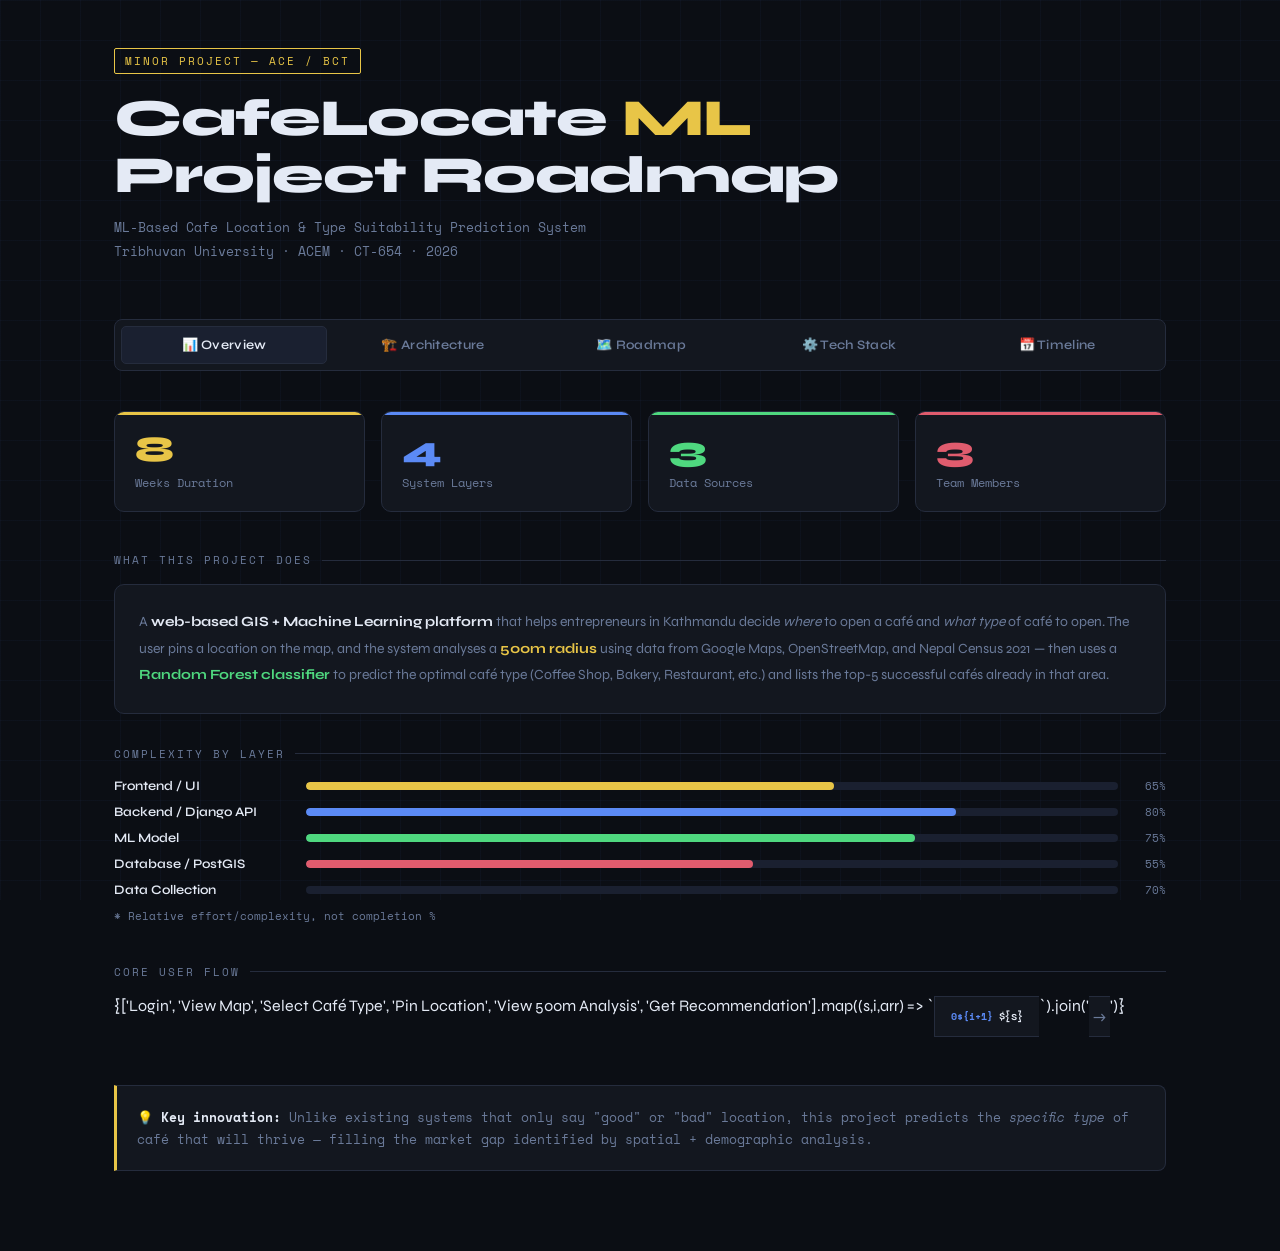
<file: notesForMP/1_cafe_project_roadmap.html>
<!DOCTYPE html>
<html lang="en">
<head>
<meta charset="UTF-8">
<meta name="viewport" content="width=device-width, initial-scale=1.0">
<title>CafeLocate ML — Project Roadmap</title>
<style>
  @import url('https://fonts.googleapis.com/css2?family=Space+Mono:wght@400;700&family=Syne:wght@400;600;700;800&display=swap');

  :root {
    --bg: #0b0e14;
    --surface: #13171f;
    --surface2: #1a2030;
    --border: #252c3d;
    --accent: #e8c547;
    --accent2: #5b8af5;
    --accent3: #e05c6e;
    --green: #4fd87f;
    --text: #e4eaf5;
    --muted: #6a7a99;
    --mono: 'Space Mono', monospace;
    --sans: 'Syne', sans-serif;
  }

  *, *::before, *::after { box-sizing: border-box; margin: 0; padding: 0; }

  body {
    background: var(--bg);
    color: var(--text);
    font-family: var(--sans);
    min-height: 100vh;
    overflow-x: hidden;
  }

  /* GRID BACKGROUND */
  body::before {
    content: '';
    position: fixed;
    inset: 0;
    background-image:
      linear-gradient(rgba(91,138,245,0.04) 1px, transparent 1px),
      linear-gradient(90deg, rgba(91,138,245,0.04) 1px, transparent 1px);
    background-size: 40px 40px;
    pointer-events: none;
    z-index: 0;
  }

  .wrapper { position: relative; z-index: 1; max-width: 1100px; margin: 0 auto; padding: 48px 24px 80px; }

  /* HEADER */
  header { margin-bottom: 56px; }
  .tag {
    display: inline-block;
    font-family: var(--mono);
    font-size: 11px;
    color: var(--accent);
    border: 1px solid var(--accent);
    padding: 4px 10px;
    border-radius: 2px;
    letter-spacing: 2px;
    text-transform: uppercase;
    margin-bottom: 16px;
  }
  h1 {
    font-size: clamp(32px, 5vw, 52px);
    font-weight: 800;
    line-height: 1.1;
    letter-spacing: -1px;
    margin-bottom: 12px;
  }
  h1 span { color: var(--accent); }
  .subtitle {
    font-family: var(--mono);
    font-size: 13px;
    color: var(--muted);
    line-height: 1.8;
    max-width: 560px;
  }

  /* TABS */
  .tabs {
    display: flex;
    gap: 4px;
    margin-bottom: 40px;
    background: var(--surface);
    border: 1px solid var(--border);
    border-radius: 8px;
    padding: 6px;
    flex-wrap: wrap;
  }
  .tab {
    flex: 1;
    min-width: 120px;
    padding: 10px 14px;
    border: none;
    background: transparent;
    color: var(--muted);
    font-family: var(--sans);
    font-size: 13px;
    font-weight: 600;
    cursor: pointer;
    border-radius: 5px;
    transition: all 0.2s;
    text-align: center;
    letter-spacing: 0.3px;
  }
  .tab.active {
    background: var(--surface2);
    color: var(--text);
    border: 1px solid var(--border);
  }
  .tab:hover:not(.active) { color: var(--text); }

  /* PANELS */
  .panel { display: none; animation: fadeIn 0.3s ease; }
  .panel.active { display: block; }
  @keyframes fadeIn { from { opacity: 0; transform: translateY(8px); } to { opacity: 1; transform: translateY(0); } }

  /* OVERVIEW CARDS */
  .overview-grid {
    display: grid;
    grid-template-columns: repeat(auto-fit, minmax(200px, 1fr));
    gap: 16px;
    margin-bottom: 40px;
  }
  .stat-card {
    background: var(--surface);
    border: 1px solid var(--border);
    border-radius: 10px;
    padding: 20px;
    position: relative;
    overflow: hidden;
  }
  .stat-card::before {
    content: '';
    position: absolute;
    top: 0; left: 0; right: 0;
    height: 3px;
  }
  .stat-card.yellow::before { background: var(--accent); }
  .stat-card.blue::before { background: var(--accent2); }
  .stat-card.red::before { background: var(--accent3); }
  .stat-card.green::before { background: var(--green); }
  .stat-num {
    font-size: 36px;
    font-weight: 800;
    line-height: 1;
    margin-bottom: 6px;
  }
  .stat-card.yellow .stat-num { color: var(--accent); }
  .stat-card.blue .stat-num { color: var(--accent2); }
  .stat-card.red .stat-num { color: var(--accent3); }
  .stat-card.green .stat-num { color: var(--green); }
  .stat-label { font-size: 12px; color: var(--muted); font-family: var(--mono); }

  /* SECTION LABEL */
  .section-label {
    font-family: var(--mono);
    font-size: 11px;
    color: var(--muted);
    letter-spacing: 2px;
    text-transform: uppercase;
    margin-bottom: 16px;
    display: flex;
    align-items: center;
    gap: 10px;
  }
  .section-label::after {
    content: '';
    flex: 1;
    height: 1px;
    background: var(--border);
  }

  /* ARCHITECTURE LAYERS */
  .arch-stack { display: flex; flex-direction: column; gap: 12px; margin-bottom: 40px; }
  .arch-layer {
    background: var(--surface);
    border: 1px solid var(--border);
    border-radius: 10px;
    padding: 20px 24px;
    display: flex;
    align-items: flex-start;
    gap: 20px;
    cursor: pointer;
    transition: border-color 0.2s, transform 0.2s;
    position: relative;
  }
  .arch-layer:hover { border-color: var(--accent2); transform: translateX(4px); }
  .arch-icon {
    width: 44px;
    height: 44px;
    border-radius: 8px;
    display: flex;
    align-items: center;
    justify-content: center;
    font-size: 20px;
    flex-shrink: 0;
  }
  .arch-title { font-size: 16px; font-weight: 700; margin-bottom: 4px; }
  .arch-tech {
    font-family: var(--mono);
    font-size: 11px;
    color: var(--accent);
    margin-bottom: 8px;
  }
  .arch-desc { font-size: 13px; color: var(--muted); line-height: 1.6; }
  .arch-badge {
    position: absolute;
    top: 16px;
    right: 16px;
    font-family: var(--mono);
    font-size: 10px;
    padding: 3px 8px;
    border-radius: 3px;
    letter-spacing: 1px;
  }
  .badge-fe { background: rgba(232,197,71,0.15); color: var(--accent); border: 1px solid rgba(232,197,71,0.3); }
  .badge-be { background: rgba(91,138,245,0.15); color: var(--accent2); border: 1px solid rgba(91,138,245,0.3); }
  .badge-ml { background: rgba(79,216,127,0.15); color: var(--green); border: 1px solid rgba(79,216,127,0.3); }
  .badge-db { background: rgba(224,92,110,0.15); color: var(--accent3); border: 1px solid rgba(224,92,110,0.3); }

  /* ROADMAP STEPS */
  .phase-block { margin-bottom: 32px; }
  .phase-title {
    display: flex;
    align-items: center;
    gap: 12px;
    margin-bottom: 16px;
  }
  .phase-num {
    width: 32px;
    height: 32px;
    border-radius: 50%;
    display: flex;
    align-items: center;
    justify-content: center;
    font-family: var(--mono);
    font-size: 12px;
    font-weight: 700;
    flex-shrink: 0;
  }
  .phase-name { font-size: 18px; font-weight: 700; }
  .phase-week { font-family: var(--mono); font-size: 11px; color: var(--muted); margin-left: auto; }

  .steps-list { display: flex; flex-direction: column; gap: 8px; padding-left: 16px; border-left: 2px solid var(--border); margin-left: 15px; }
  .step-item {
    background: var(--surface);
    border: 1px solid var(--border);
    border-radius: 8px;
    padding: 14px 16px;
    display: flex;
    gap: 12px;
    align-items: flex-start;
    transition: border-color 0.2s;
  }
  .step-item:hover { border-color: var(--border); border-color: rgba(91,138,245,0.4); }
  .step-check {
    width: 20px;
    height: 20px;
    border-radius: 4px;
    border: 2px solid var(--border);
    flex-shrink: 0;
    margin-top: 1px;
    cursor: pointer;
    transition: all 0.2s;
    display: flex;
    align-items: center;
    justify-content: center;
    font-size: 11px;
  }
  .step-check.done { background: var(--green); border-color: var(--green); color: #000; }
  .step-content { flex: 1; }
  .step-name { font-size: 14px; font-weight: 600; margin-bottom: 2px; }
  .step-detail { font-size: 12px; color: var(--muted); line-height: 1.5; font-family: var(--mono); }
  .step-tag {
    display: inline-block;
    font-family: var(--mono);
    font-size: 9px;
    padding: 2px 6px;
    border-radius: 2px;
    letter-spacing: 1px;
    margin-top: 6px;
  }
  .tag-fe { background: rgba(232,197,71,0.12); color: var(--accent); }
  .tag-be { background: rgba(91,138,245,0.12); color: var(--accent2); }
  .tag-ml { background: rgba(79,216,127,0.12); color: var(--green); }
  .tag-db { background: rgba(224,92,110,0.12); color: var(--accent3); }
  .tag-all { background: rgba(255,255,255,0.07); color: var(--muted); }

  /* TECH STACK */
  .tech-grid { display: grid; grid-template-columns: repeat(auto-fill, minmax(160px, 1fr)); gap: 12px; margin-bottom: 32px; }
  .tech-card {
    background: var(--surface);
    border: 1px solid var(--border);
    border-radius: 8px;
    padding: 16px;
    text-align: center;
    transition: border-color 0.2s, transform 0.15s;
  }
  .tech-card:hover { border-color: var(--accent2); transform: translateY(-2px); }
  .tech-icon { font-size: 28px; margin-bottom: 8px; }
  .tech-name { font-size: 13px; font-weight: 700; margin-bottom: 4px; }
  .tech-role { font-family: var(--mono); font-size: 10px; color: var(--muted); }

  /* GANTT */
  .gantt-table { width: 100%; border-collapse: collapse; font-family: var(--mono); font-size: 12px; }
  .gantt-table th {
    padding: 10px 8px;
    text-align: center;
    color: var(--muted);
    border-bottom: 1px solid var(--border);
    font-size: 10px;
    letter-spacing: 1px;
  }
  .gantt-table td {
    padding: 8px;
    border-bottom: 1px solid rgba(37,44,61,0.5);
    vertical-align: middle;
  }
  .gantt-table .task-name { color: var(--text); font-family: var(--sans); font-size: 13px; font-weight: 600; white-space: nowrap; }
  .gantt-cell {
    width: 50px;
    height: 28px;
    border-radius: 4px;
    margin: 2px auto;
  }
  .gantt-cell.active { background: var(--accent2); opacity: 0.8; }
  .gantt-cell.partial { background: var(--accent); opacity: 0.6; }
  .gantt-cell.empty { background: transparent; }
  .gantt-wrapper {
    background: var(--surface);
    border: 1px solid var(--border);
    border-radius: 10px;
    padding: 20px;
    overflow-x: auto;
  }

  /* PROGRESS BAR */
  .progress-section { margin-bottom: 40px; }
  .progress-row { display: flex; align-items: center; gap: 12px; margin-bottom: 10px; }
  .progress-label { font-size: 13px; font-weight: 600; width: 180px; flex-shrink: 0; }
  .progress-bar-bg { flex: 1; height: 8px; background: var(--surface2); border-radius: 4px; overflow: hidden; }
  .progress-bar-fill { height: 100%; border-radius: 4px; transition: width 1s ease; }
  .progress-pct { font-family: var(--mono); font-size: 11px; color: var(--muted); width: 36px; text-align: right; }

  /* FOOTER NOTE */
  .footer-note {
    margin-top: 48px;
    padding: 20px;
    background: var(--surface);
    border: 1px solid var(--border);
    border-left: 3px solid var(--accent);
    border-radius: 0 8px 8px 0;
    font-size: 13px;
    color: var(--muted);
    line-height: 1.7;
    font-family: var(--mono);
  }

  /* COMPLETED counter */
  .progress-counter {
    font-family: var(--mono);
    font-size: 12px;
    color: var(--muted);
    margin-bottom: 16px;
  }
  .progress-counter span { color: var(--green); font-weight: 700; }

  @media (max-width: 600px) {
    .tabs { flex-direction: column; }
    .tab { min-width: auto; }
    .overview-grid { grid-template-columns: 1fr 1fr; }
  }
</style>
</head>
<body>
<div class="wrapper">

  <header>
    <div class="tag">Minor Project — ACE / BCT</div>
    <h1>CafeLocate <span>ML</span><br>Project Roadmap</h1>
    <p class="subtitle">ML-Based Cafe Location & Type Suitability Prediction System<br>
    Tribhuvan University · ACEM · CT-654 · 2026</p>
  </header>

  <div class="tabs">
    <button class="tab active" onclick="switchTab('overview')">📊 Overview</button>
    <button class="tab" onclick="switchTab('architecture')">🏗️ Architecture</button>
    <button class="tab" onclick="switchTab('roadmap')">🗺️ Roadmap</button>
    <button class="tab" onclick="switchTab('techstack')">⚙️ Tech Stack</button>
    <button class="tab" onclick="switchTab('timeline')">📅 Timeline</button>
  </div>

  <!-- OVERVIEW -->
  <div id="overview" class="panel active">
    <div class="overview-grid">
      <div class="stat-card yellow">
        <div class="stat-num">8</div>
        <div class="stat-label">Weeks Duration</div>
      </div>
      <div class="stat-card blue">
        <div class="stat-num">4</div>
        <div class="stat-label">System Layers</div>
      </div>
      <div class="stat-card green">
        <div class="stat-num">3</div>
        <div class="stat-label">Data Sources</div>
      </div>
      <div class="stat-card red">
        <div class="stat-num">3</div>
        <div class="stat-label">Team Members</div>
      </div>
    </div>

    <div class="section-label">What This Project Does</div>
    <div style="background:var(--surface);border:1px solid var(--border);border-radius:10px;padding:24px;margin-bottom:32px;line-height:1.9;font-size:14px;color:var(--muted);">
      A <strong style="color:var(--text)">web-based GIS + Machine Learning platform</strong> that helps entrepreneurs in Kathmandu decide <em>where</em> to open a café and <em>what type</em> of café to open. The user pins a location on the map, and the system analyses a <strong style="color:var(--accent)">500m radius</strong> using data from Google Maps, OpenStreetMap, and Nepal Census 2021 — then uses a <strong style="color:var(--green)">Random Forest classifier</strong> to predict the optimal café type (Coffee Shop, Bakery, Restaurant, etc.) and lists the top-5 successful cafés already in that area.
    </div>

    <div class="section-label">Complexity by Layer</div>
    <div class="progress-section">
      <div class="progress-row">
        <div class="progress-label">Frontend / UI</div>
        <div class="progress-bar-bg"><div class="progress-bar-fill" style="width:65%;background:var(--accent)"></div></div>
        <div class="progress-pct">65%</div>
      </div>
      <div class="progress-row">
        <div class="progress-label">Backend / Django API</div>
        <div class="progress-bar-bg"><div class="progress-bar-fill" style="width:80%;background:var(--accent2)"></div></div>
        <div class="progress-pct">80%</div>
      </div>
      <div class="progress-row">
        <div class="progress-label">ML Model</div>
        <div class="progress-bar-bg"><div class="progress-bar-fill" style="width:75%;background:var(--green)"></div></div>
        <div class="progress-pct">75%</div>
      </div>
      <div class="progress-row">
        <div class="progress-label">Database / PostGIS</div>
        <div class="progress-bar-bg"><div class="progress-bar-fill" style="width:55%;background:var(--accent3)"></div></div>
        <div class="progress-pct">55%</div>
      </div>
      <div class="progress-row">
        <div class="progress-label">Data Collection</div>
        <div class="progress-bar-bg"><div class="progress-bar-fill" style="width:70%;background:#a78bfa)"></div></div>
        <div class="progress-pct">70%</div>
      </div>
      <p style="font-size:11px;color:var(--muted);font-family:var(--mono);margin-top:8px;">* Relative effort/complexity, not completion %</p>
    </div>

    <div class="section-label">Core User Flow</div>
    <div style="display:flex;gap:0;flex-wrap:wrap;margin-bottom:32px;">
      {['Login', 'View Map', 'Select Café Type', 'Pin Location', 'View 500m Analysis', 'Get Recommendation'].map((s,i,arr) => `
        <div style="background:var(--surface);border:1px solid var(--border);padding:12px 16px;font-size:12px;font-weight:600;border-right:none;${i===0?'border-radius:8px 0 0 8px':''} ${i===arr.length-1?'border-right:1px solid var(--border);border-radius:0 8px 8px 0':''}">
          <span style="color:var(--accent2);font-family:var(--mono);font-size:10px;">0${i+1} </span>${s}
        </div>
      `).join('<div style="display:flex;align-items:center;background:var(--surface);border-top:1px solid var(--border);border-bottom:1px solid var(--border);padding:0 4px;color:var(--muted);">→</div>')}
    </div>

    <div class="footer-note">
      💡 <strong style="color:var(--text)">Key innovation:</strong> Unlike existing systems that only say "good" or "bad" location, this project predicts the <em>specific type</em> of café that will thrive — filling the market gap identified by spatial + demographic analysis.
    </div>
  </div>

  <!-- ARCHITECTURE -->
  <div id="architecture" class="panel">
    <div class="section-label">System Layers — Click to Expand</div>
    <div class="arch-stack">

      <div class="arch-layer" onclick="toggleDetails('fe-details')">
        <div class="arch-icon" style="background:rgba(232,197,71,0.1);">🖥️</div>
        <div style="flex:1">
          <div class="arch-title">Frontend Layer</div>
          <div class="arch-tech">HTML · CSS · JavaScript · Leaflet.js · OpenStreetMap</div>
          <div class="arch-desc">The user-facing interface. Renders the interactive Kathmandu map, handles location pinning, shows the 500m radius buffer, and displays recommendation results and suitability dashboards.</div>
          <div id="fe-details" style="display:none;margin-top:12px;padding-top:12px;border-top:1px solid var(--border);">
            <p style="font-size:12px;color:var(--muted);line-height:1.7;font-family:var(--mono);">
              📌 <strong style="color:var(--text)">Pages:</strong> Login · Map Dashboard · Results Panel<br>
              📌 <strong style="color:var(--text)">Map Library:</strong> Leaflet.js renders OSM tiles, handles click events for pin drop, draws circular buffer overlay<br>
              📌 <strong style="color:var(--text)">Auth UI:</strong> Google OAuth 2.0 sign-in button → redirect to dashboard<br>
              📌 <strong style="color:var(--text)">Results UI:</strong> Sidebar panel showing Top 5 cafés with ratings, and the ML-predicted café type badge<br>
              📌 <strong style="color:var(--text)">Café selector:</strong> Dropdown (Coffee Shop / Bakery / Dessert Café / Restaurant) before pinning
            </p>
          </div>
        </div>
        <span class="arch-badge badge-fe">FRONTEND</span>
      </div>

      <div class="arch-layer" onclick="toggleDetails('be-details')">
        <div class="arch-icon" style="background:rgba(91,138,245,0.1);">⚙️</div>
        <div style="flex:1">
          <div class="arch-title">Backend / API Layer</div>
          <div class="arch-tech">Python · Django · Django REST Framework · Google Places API · Overpass API</div>
          <div class="arch-desc">Handles all business logic. Receives the lat/lng pin from the frontend, queries external APIs and the database, runs GIS buffer analysis, scores suitability, and calls the ML model for prediction.</div>
          <div id="be-details" style="display:none;margin-top:12px;padding-top:12px;border-top:1px solid var(--border);">
            <p style="font-size:12px;color:var(--muted);line-height:1.7;font-family:var(--mono);">
              📌 <strong style="color:var(--text)">Auth Module:</strong> Validates Google OAuth token, creates/fetches user session<br>
              📌 <strong style="color:var(--text)">GIS Module:</strong> Takes (lat, lng) → creates 500m Shapely circle → runs PostGIS spatial query to count competitors, roads, amenities<br>
              📌 <strong style="color:var(--text)">Scoring Engine:</strong> Weights competitor density + road accessibility + population density → suitability score (0–100)<br>
              📌 <strong style="color:var(--text)">Recommendation Engine:</strong> Sorts cafés by rating × review_count → returns Top 5<br>
              📌 <strong style="color:var(--text)">ML Endpoint:</strong> POST /api/predict/ → receives feature vector → returns predicted café type + confidence
            </p>
          </div>
        </div>
        <span class="arch-badge badge-be">BACKEND</span>
      </div>

      <div class="arch-layer" onclick="toggleDetails('ml-details')">
        <div class="arch-icon" style="background:rgba(79,216,127,0.1);">🧠</div>
        <div style="flex:1">
          <div class="arch-title">Machine Learning Layer</div>
          <div class="arch-tech">Scikit-learn · Random Forest · Pandas · NumPy · Joblib</div>
          <div class="arch-desc">The core innovation. A trained Random Forest classifier that takes spatial features (competitor density, road index, population) and predicts which café type has the best chance of success at that location.</div>
          <div id="ml-details" style="display:none;margin-top:12px;padding-top:12px;border-top:1px solid var(--border);">
            <p style="font-size:12px;color:var(--muted);line-height:1.7;font-family:var(--mono);">
              📌 <strong style="color:var(--text)">Input features:</strong> competitor_count, avg_rating_in_radius, road_length_m, population_density, business_type_counts<br>
              📌 <strong style="color:var(--text)">Target label:</strong> café_type (Coffee / Bakery / Dessert / Restaurant)<br>
              📌 <strong style="color:var(--text)">Training data:</strong> Scraped Kathmandu café data → feature-engineered per 500m cell<br>
              📌 <strong style="color:var(--text)">Algorithm:</strong> Random Forest (n_estimators=100, max_depth=auto)<br>
              📌 <strong style="color:var(--text)">Eval metrics:</strong> Accuracy, Precision, Recall, F1-Score per class<br>
              📌 <strong style="color:var(--text)">Serving:</strong> Model saved as .pkl via Joblib, loaded by Django on startup
            </p>
          </div>
        </div>
        <span class="arch-badge badge-ml">ML</span>
      </div>

      <div class="arch-layer" onclick="toggleDetails('db-details')">
        <div class="arch-icon" style="background:rgba(224,92,110,0.1);">🗄️</div>
        <div style="flex:1">
          <div class="arch-title">Data Layer</div>
          <div class="arch-tech">PostgreSQL · PostGIS · OSM · Google Maps API · Nepal Census 2021</div>
          <div class="arch-desc">Central spatial database. Stores preprocessed café locations, ward-level population data, road network geometries, and user data. PostGIS extension enables all spatial queries.</div>
          <div id="db-details" style="display:none;margin-top:12px;padding-top:12px;border-top:1px solid var(--border);">
            <p style="font-size:12px;color:var(--muted);line-height:1.7;font-family:var(--mono);">
              📌 <strong style="color:var(--text)">Table: cafes</strong> — place_id, name, lat, lng, type, rating, review_count, geom (POINT)<br>
              📌 <strong style="color:var(--text)">Table: roads</strong> — osm_id, highway_type, geom (LINESTRING)<br>
              📌 <strong style="color:var(--text)">Table: wards</strong> — ward_no, population, household_count, geom (POLYGON)<br>
              📌 <strong style="color:var(--text)">Table: users</strong> — google_id, email, saved_locations<br>
              📌 <strong style="color:var(--text)">Key query:</strong> ST_DWithin(cafe.geom, ST_MakePoint(lng,lat)::geography, 500) → returns all cafés in radius
            </p>
          </div>
        </div>
        <span class="arch-badge badge-db">DATABASE</span>
      </div>

    </div>
    <p style="font-size:12px;color:var(--muted);font-family:var(--mono);">↑ Click any layer to see implementation details</p>
  </div>

  <!-- ROADMAP -->
  <div id="roadmap" class="panel">

    <div class="progress-counter" id="counterDisplay">✅ <span id="doneCount">0</span> of <span id="totalCount">0</span> steps completed — click checkboxes to track progress</div>

    <!-- PHASE 1 -->
    <div class="phase-block">
      <div class="phase-title">
        <div class="phase-num" style="background:rgba(232,197,71,0.15);color:var(--accent)">1</div>
        <div class="phase-name">Setup & Environment</div>
        <div class="phase-week">Week 1</div>
      </div>
      <div class="steps-list">
        <div class="step-item"><div class="step-check" onclick="toggleCheck(this)"></div><div class="step-content"><div class="step-name">Install Python, pip, virtualenv</div><div class="step-detail">python -m venv venv → activate → pip install django djangorestframework</div><span class="step-tag tag-be">BACKEND</span></div></div>
        <div class="step-item"><div class="step-check" onclick="toggleCheck(this)"></div><div class="step-content"><div class="step-name">Install PostgreSQL + PostGIS extension</div><div class="step-detail">CREATE EXTENSION postgis; — enables all spatial geometry functions</div><span class="step-tag tag-db">DATABASE</span></div></div>
        <div class="step-item"><div class="step-check" onclick="toggleCheck(this)"></div><div class="step-content"><div class="step-name">Set up Django project structure</div><div class="step-detail">django-admin startproject cafelocate → startapp api, startapp ml_engine</div><span class="step-tag tag-be">BACKEND</span></div></div>
        <div class="step-item"><div class="step-check" onclick="toggleCheck(this)"></div><div class="step-content"><div class="step-name">Get Google Cloud API keys</div><div class="step-detail">Enable Places API & Maps JavaScript API on Google Cloud Console — note quota limits</div><span class="step-tag tag-all">ALL</span></div></div>
        <div class="step-item"><div class="step-check" onclick="toggleCheck(this)"></div><div class="step-content"><div class="step-name">Create GitHub repo & set up branches</div><div class="step-detail">main / dev / feature-frontend / feature-ml — commit .env.example, .gitignore</div><span class="step-tag tag-all">ALL</span></div></div>
      </div>
    </div>

    <!-- PHASE 2 -->
    <div class="phase-block">
      <div class="phase-title">
        <div class="phase-num" style="background:rgba(224,92,110,0.15);color:var(--accent3)">2</div>
        <div class="phase-name">Data Collection & Database Setup</div>
        <div class="phase-week">Week 2</div>
      </div>
      <div class="steps-list">
        <div class="step-item"><div class="step-check" onclick="toggleCheck(this)"></div><div class="step-content"><div class="step-name">Scrape cafés from Google Places API</div><div class="step-detail">Script: loop nearbySearch across Kathmandu grid → save to CSV (name, lat, lng, type, rating, reviews)</div><span class="step-tag tag-db">DATA</span></div></div>
        <div class="step-item"><div class="step-check" onclick="toggleCheck(this)"></div><div class="step-content"><div class="step-name">Download OSM road + amenity data</div><div class="step-detail">Use Overpass Turbo query: [highway] and [amenity=cafe] within Kathmandu boundary → export GeoJSON</div><span class="step-tag tag-db">DATA</span></div></div>
        <div class="step-item"><div class="step-check" onclick="toggleCheck(this)"></div><div class="step-content"><div class="step-name">Get Nepal Census 2021 ward data</div><div class="step-detail">Download CSV from censusnepal.cbs.gov.np → extract ward_no, population, households for KMC</div><span class="step-tag tag-db">DATA</span></div></div>
        <div class="step-item"><div class="step-check" onclick="toggleCheck(this)"></div><div class="step-content"><div class="step-name">Get Kathmandu ward shapefile</div><div class="step-detail">Download from OpenData Nepal or HDX → .shp file with ward boundaries for spatial join</div><span class="step-tag tag-db">DATA</span></div></div>
        <div class="step-item"><div class="step-check" onclick="toggleCheck(this)"></div><div class="step-content"><div class="step-name">Design & create database schema</div><div class="step-detail">Create tables: cafes, roads, wards, users — define POINT/LINESTRING/POLYGON geometry columns</div><span class="step-tag tag-db">DATABASE</span></div></div>
        <div class="step-item"><div class="step-check" onclick="toggleCheck(this)"></div><div class="step-content"><div class="step-name">Load all data into PostgreSQL/PostGIS</div><div class="step-detail">Use ogr2ogr for shapefiles, psycopg2 scripts for CSV → verify with QGIS or PgAdmin</div><span class="step-tag tag-db">DATABASE</span></div></div>
      </div>
    </div>

    <!-- PHASE 3 -->
    <div class="phase-block">
      <div class="phase-title">
        <div class="phase-num" style="background:rgba(91,138,245,0.15);color:var(--accent2)">3</div>
        <div class="phase-name">Backend API Development</div>
        <div class="phase-week">Week 3</div>
      </div>
      <div class="steps-list">
        <div class="step-item"><div class="step-check" onclick="toggleCheck(this)"></div><div class="step-content"><div class="step-name">Build Google OAuth 2.0 authentication</div><div class="step-detail">Use django-allauth or social-auth-app-django → /auth/google/ endpoint → return JWT token</div><span class="step-tag tag-be">BACKEND</span></div></div>
        <div class="step-item"><div class="step-check" onclick="toggleCheck(this)"></div><div class="step-content"><div class="step-name">Create /api/cafes/nearby/ endpoint</div><div class="step-detail">Accepts lat, lng, radius → runs ST_DWithin PostGIS query → returns JSON list of cafés</div><span class="step-tag tag-be">BACKEND</span></div></div>
        <div class="step-item"><div class="step-check" onclick="toggleCheck(this)"></div><div class="step-content"><div class="step-name">Build spatial feature extraction module</div><div class="step-detail">For a given point: count cafés, sum road length, get ward population within 500m buffer using Shapely + PostGIS</div><span class="step-tag tag-be">BACKEND</span></div></div>
        <div class="step-item"><div class="step-check" onclick="toggleCheck(this)"></div><div class="step-content"><div class="step-name">Build suitability scoring engine</div><div class="step-detail">Weighted formula: score = w1×(1/competitor_density) + w2×road_index + w3×pop_density → normalize 0–100</div><span class="step-tag tag-be">BACKEND</span></div></div>
        <div class="step-item"><div class="step-check" onclick="toggleCheck(this)"></div><div class="step-content"><div class="step-name">Create /api/top5/ endpoint</div><div class="step-detail">Ranks cafés in radius by (rating × log(review_count)) → returns top 5 with details</div><span class="step-tag tag-be">BACKEND</span></div></div>
        <div class="step-item"><div class="step-check" onclick="toggleCheck(this)"></div><div class="step-content"><div class="step-name">Test all endpoints with Postman</div><div class="step-detail">Create Postman collection — test happy path + edge cases (no cafés in radius, invalid coords)</div><span class="step-tag tag-be">BACKEND</span></div></div>
      </div>
    </div>

    <!-- PHASE 4 -->
    <div class="phase-block">
      <div class="phase-title">
        <div class="phase-num" style="background:rgba(79,216,127,0.15);color:var(--green)">4</div>
        <div class="phase-name">Machine Learning Model</div>
        <div class="phase-week">Week 4</div>
      </div>
      <div class="steps-list">
        <div class="step-item"><div class="step-check" onclick="toggleCheck(this)"></div><div class="step-content"><div class="step-name">Feature engineering from collected data</div><div class="step-detail">For each existing café in DB: compute competitor_count, avg_competitor_rating, road_length, pop_density → labeled dataset</div><span class="step-tag tag-ml">ML</span></div></div>
        <div class="step-item"><div class="step-check" onclick="toggleCheck(this)"></div><div class="step-content"><div class="step-name">Explore & clean dataset (EDA)</div><div class="step-detail">Pandas profiling → check class balance, missing values, outliers → encode café types as integers</div><span class="step-tag tag-ml">ML</span></div></div>
        <div class="step-item"><div class="step-check" onclick="toggleCheck(this)"></div><div class="step-content"><div class="step-name">Train Random Forest classifier</div><div class="step-detail">sklearn RandomForestClassifier → train_test_split(80/20) → fit on feature matrix X, labels y</div><span class="step-tag tag-ml">ML</span></div></div>
        <div class="step-item"><div class="step-check" onclick="toggleCheck(this)"></div><div class="step-content"><div class="step-name">Evaluate model performance</div><div class="step-detail">Print classification_report → check accuracy, per-class F1 → if <70%, tune n_estimators, max_depth, min_samples</div><span class="step-tag tag-ml">ML</span></div></div>
        <div class="step-item"><div class="step-check" onclick="toggleCheck(this)"></div><div class="step-content"><div class="step-name">Save model with Joblib</div><div class="step-detail">joblib.dump(model, 'rf_model.pkl') → also save label encoder for café type decoding</div><span class="step-tag tag-ml">ML</span></div></div>
        <div class="step-item"><div class="step-check" onclick="toggleCheck(this)"></div><div class="step-content"><div class="step-name">Create /api/predict/ Django endpoint</div><div class="step-detail">Load .pkl on startup → POST receives features → model.predict() → return predicted café type + probabilities</div><span class="step-tag tag-ml">ML</span></div></div>
      </div>
    </div>

    <!-- PHASE 5 -->
    <div class="phase-block">
      <div class="phase-title">
        <div class="phase-num" style="background:rgba(232,197,71,0.15);color:var(--accent)">5</div>
        <div class="phase-name">Frontend Development</div>
        <div class="phase-week">Week 5</div>
      </div>
      <div class="steps-list">
        <div class="step-item"><div class="step-check" onclick="toggleCheck(this)"></div><div class="step-content"><div class="step-name">Build login page with Google Sign-In</div><div class="step-detail">Google Identity Services button → on success, send token to backend /auth/google/ → store JWT in localStorage</div><span class="step-tag tag-fe">FRONTEND</span></div></div>
        <div class="step-item"><div class="step-check" onclick="toggleCheck(this)"></div><div class="step-content"><div class="step-name">Set up Leaflet.js map of Kathmandu</div><div class="step-detail">L.map('map') centered on [27.7172, 85.3240] → add OSM tile layer → set max bounds to KMC boundary</div><span class="step-tag tag-fe">FRONTEND</span></div></div>
        <div class="step-item"><div class="step-check" onclick="toggleCheck(this)"></div><div class="step-content"><div class="step-name">Implement café type dropdown selector</div><div class="step-detail">Floating panel with "Choose Café Type" dropdown → stores selected type as state variable</div><span class="step-tag tag-fe">FRONTEND</span></div></div>
        <div class="step-item"><div class="step-check" onclick="toggleCheck(this)"></div><div class="step-content"><div class="step-name">Implement map click → pin + 500m circle</div><div class="step-detail">map.on('click', e) → place L.marker at e.latlng → draw L.circle(latlng, {radius:500})</div><span class="step-tag tag-fe">FRONTEND</span></div></div>
        <div class="step-item"><div class="step-check" onclick="toggleCheck(this)"></div><div class="step-content"><div class="step-name">Call backend APIs & render café markers</div><div class="step-detail">fetch('/api/cafes/nearby/', {lat, lng}) → loop response → add L.marker per café with popup (name, rating)</div><span class="step-tag tag-fe">FRONTEND</span></div></div>
        <div class="step-item"><div class="step-check" onclick="toggleCheck(this)"></div><div class="step-content"><div class="step-name">Build results sidebar panel</div><div class="step-detail">Right sidebar: Top 5 list with rating stars, and a highlighted prediction card showing "Best café to open: Bakery Café (87% confidence)"</div><span class="step-tag tag-fe">FRONTEND</span></div></div>
        <div class="step-item"><div class="step-check" onclick="toggleCheck(this)"></div><div class="step-content"><div class="step-name">Add suitability metrics dashboard</div><div class="step-detail">Show competitor count, road accessibility score, population density as visual gauges or bar indicators</div><span class="step-tag tag-fe">FRONTEND</span></div></div>
      </div>
    </div>

    <!-- PHASE 6 -->
    <div class="phase-block">
      <div class="phase-title">
        <div class="phase-num" style="background:rgba(91,138,245,0.15);color:var(--accent2)">6</div>
        <div class="phase-name">Integration & Testing</div>
        <div class="phase-week">Week 6–7</div>
      </div>
      <div class="steps-list">
        <div class="step-item"><div class="step-check" onclick="toggleCheck(this)"></div><div class="step-content"><div class="step-name">Connect frontend ↔ backend end-to-end</div><div class="step-detail">Full flow test: pin on map → API call → ML prediction → results displayed. Fix CORS issues in Django settings</div><span class="step-tag tag-all">ALL</span></div></div>
        <div class="step-item"><div class="step-check" onclick="toggleCheck(this)"></div><div class="step-content"><div class="step-name">Unit test backend modules</div><div class="step-detail">Django TestCase for spatial buffer logic, scoring formula, recommendation ranking — test with mock coordinates</div><span class="step-tag tag-be">BACKEND</span></div></div>
        <div class="step-item"><div class="step-check" onclick="toggleCheck(this)"></div><div class="step-content"><div class="step-name">Validate ML predictions with real locations</div><div class="step-detail">Test 10+ known Kathmandu areas (Thamel, Baneshwor, Patan) — verify predicted café type makes logical sense</div><span class="step-tag tag-ml">ML</span></div></div>
        <div class="step-item"><div class="step-check" onclick="toggleCheck(this)"></div><div class="step-content"><div class="step-name">Performance test API response time</div><div class="step-detail">Aim for <5 seconds for full analysis. Optimize slow PostGIS queries with spatial indexes (GIST)</div><span class="step-tag tag-be">BACKEND</span></div></div>
        <div class="step-item"><div class="step-check" onclick="toggleCheck(this)"></div><div class="step-content"><div class="step-name">Handle edge cases in UI</div><div class="step-detail">No cafés in radius → show "No competitors found" message. Location outside KMC → alert user</div><span class="step-tag tag-fe">FRONTEND</span></div></div>
      </div>
    </div>

    <!-- PHASE 7 -->
    <div class="phase-block">
      <div class="phase-title">
        <div class="phase-num" style="background:rgba(224,92,110,0.15);color:var(--accent3)">7</div>
        <div class="phase-name">Deployment & Documentation</div>
        <div class="phase-week">Week 8</div>
      </div>
      <div class="steps-list">
        <div class="step-item"><div class="step-check" onclick="toggleCheck(this)"></div><div class="step-content"><div class="step-name">Deploy to cloud (Render / Railway / AWS EC2)</div><div class="step-detail">Push Django app → set environment variables (DB_URL, GOOGLE_API_KEY, SECRET_KEY) → run migrations</div><span class="step-tag tag-be">BACKEND</span></div></div>
        <div class="step-item"><div class="step-check" onclick="toggleCheck(this)"></div><div class="step-content"><div class="step-name">Serve frontend (Netlify or same server)</div><div class="step-detail">If React: netlify deploy --prod. If vanilla HTML: Django serves static files via WhiteNoise</div><span class="step-tag tag-fe">FRONTEND</span></div></div>
        <div class="step-item"><div class="step-check" onclick="toggleCheck(this)"></div><div class="step-content"><div class="step-name">Write final project report</div><div class="step-detail">Follow TU format: Abstract, Introduction, Literature Review, Methodology, Results, Conclusion, References</div><span class="step-tag tag-all">DOCS</span></div></div>
        <div class="step-item"><div class="step-check" onclick="toggleCheck(this)"></div><div class="step-content"><div class="step-name">Prepare viva/defense presentation</div><div class="step-detail">10–15 slides: Problem → Solution → Architecture → Demo screenshots → Results → Future scope</div><span class="step-tag tag-all">DOCS</span></div></div>
      </div>
    </div>

    <div class="footer-note">
      🔑 <strong style="color:var(--text)">Hardest part:</strong> Building the labeled training dataset — you need enough café data points per type to train a reliable Random Forest. Collect at least 200+ café records across all types before training.
    </div>
  </div>

  <!-- TECH STACK -->
  <div id="techstack" class="panel">
    <div class="section-label">Frontend</div>
    <div class="tech-grid">
      <div class="tech-card"><div class="tech-icon">🗺️</div><div class="tech-name">Leaflet.js</div><div class="tech-role">Interactive map rendering, markers, buffer circles</div></div>
      <div class="tech-card"><div class="tech-icon">🌐</div><div class="tech-name">OpenStreetMap</div><div class="tech-role">Base map tile layer for Kathmandu</div></div>
      <div class="tech-card"><div class="tech-icon">🔑</div><div class="tech-name">Google Identity</div><div class="tech-role">OAuth 2.0 sign-in button</div></div>
      <div class="tech-card"><div class="tech-icon">📊</div><div class="tech-name">HTML/CSS/JS</div><div class="tech-role">UI layout, sidebar, results dashboard</div></div>
    </div>

    <div class="section-label">Backend</div>
    <div class="tech-grid">
      <div class="tech-card"><div class="tech-icon">🐍</div><div class="tech-name">Python 3.11</div><div class="tech-role">Primary language for all backend logic</div></div>
      <div class="tech-card"><div class="tech-icon">🎸</div><div class="tech-name">Django</div><div class="tech-role">Web framework, routing, ORM, auth</div></div>
      <div class="tech-card"><div class="tech-icon">📡</div><div class="tech-name">Django REST</div><div class="tech-role">API endpoints (JSON responses)</div></div>
      <div class="tech-card"><div class="tech-icon">📐</div><div class="tech-name">Shapely</div><div class="tech-role">Geometry: create 500m circle buffers</div></div>
      <div class="tech-card"><div class="tech-icon">🗺️</div><div class="tech-name">Google Places API</div><div class="tech-role">Live café data: names, ratings, types</div></div>
      <div class="tech-card"><div class="tech-icon">🌍</div><div class="tech-name">Overpass API</div><div class="tech-role">OSM road network + amenity queries</div></div>
    </div>

    <div class="section-label">Machine Learning</div>
    <div class="tech-grid">
      <div class="tech-card"><div class="tech-icon">🌲</div><div class="tech-name">Scikit-learn</div><div class="tech-role">Random Forest classifier training & eval</div></div>
      <div class="tech-card"><div class="tech-icon">🐼</div><div class="tech-name">Pandas</div><div class="tech-role">Data loading, cleaning, feature engineering</div></div>
      <div class="tech-card"><div class="tech-icon">🔢</div><div class="tech-name">NumPy</div><div class="tech-role">Numerical arrays and matrix operations</div></div>
      <div class="tech-card"><div class="tech-icon">💾</div><div class="tech-name">Joblib</div><div class="tech-role">Save & load trained .pkl model files</div></div>
    </div>

    <div class="section-label">Database</div>
    <div class="tech-grid">
      <div class="tech-card"><div class="tech-icon">🐘</div><div class="tech-name">PostgreSQL</div><div class="tech-role">Primary relational database</div></div>
      <div class="tech-card"><div class="tech-icon">📍</div><div class="tech-name">PostGIS</div><div class="tech-role">Spatial extension: ST_DWithin, ST_MakePoint</div></div>
      <div class="tech-card"><div class="tech-icon">🔗</div><div class="tech-name">psycopg2</div><div class="tech-role">Python ↔ PostgreSQL connector</div></div>
    </div>

    <div class="section-label">DevOps & Tools</div>
    <div class="tech-grid">
      <div class="tech-card"><div class="tech-icon">🐙</div><div class="tech-name">GitHub</div><div class="tech-role">Version control, collaboration</div></div>
      <div class="tech-card"><div class="tech-icon">📬</div><div class="tech-name">Postman</div><div class="tech-role">API testing and documentation</div></div>
      <div class="tech-card"><div class="tech-icon">🗺️</div><div class="tech-name">QGIS</div><div class="tech-role">Visualize & verify spatial data</div></div>
      <div class="tech-card"><div class="tech-icon">☁️</div><div class="tech-name">Render / Railway</div><div class="tech-role">Cloud deployment (free tier available)</div></div>
    </div>
  </div>

  <!-- TIMELINE -->
  <div id="timeline" class="panel">
    <div class="section-label">8-Week Gantt Chart</div>
    <div class="gantt-wrapper">
      <table class="gantt-table">
        <thead>
          <tr>
            <th style="text-align:left;min-width:200px">Task</th>
            <th>W1</th><th>W2</th><th>W3</th><th>W4</th><th>W5</th><th>W6</th><th>W7</th><th>W8</th>
          </tr>
        </thead>
        <tbody id="ganttBody"></tbody>
      </table>
    </div>
    <div style="display:flex;gap:24px;margin-top:16px;font-family:var(--mono);font-size:11px;color:var(--muted);">
      <span><span style="display:inline-block;width:12px;height:12px;background:var(--accent2);border-radius:2px;margin-right:6px;vertical-align:middle;opacity:0.8"></span>Active</span>
      <span><span style="display:inline-block;width:12px;height:12px;background:var(--accent);border-radius:2px;margin-right:6px;vertical-align:middle;opacity:0.6"></span>Overlap / Partial</span>
    </div>

    <div style="margin-top:40px;">
      <div class="section-label">Team Task Division (Suggested)</div>
      <div style="display:grid;grid-template-columns:repeat(auto-fit,minmax(200px,1fr));gap:16px;">
        <div style="background:var(--surface);border:1px solid var(--border);border-top:3px solid var(--accent);border-radius:8px;padding:20px;">
          <div style="font-weight:700;margin-bottom:8px;">Santosh (ACE079BCT059)</div>
          <div style="font-size:12px;color:var(--muted);line-height:1.8;font-family:var(--mono);">
            Backend API development<br>
            Google OAuth integration<br>
            Spatial feature extraction<br>
            API endpoint testing
          </div>
        </div>
        <div style="background:var(--surface);border:1px solid var(--border);border-top:3px solid var(--accent2);border-radius:8px;padding:20px;">
          <div style="font-weight:700;margin-bottom:8px;">Sijan (ACE079BCT065)</div>
          <div style="font-size:12px;color:var(--muted);line-height:1.8;font-family:var(--mono);">
            Frontend / Leaflet map UI<br>
            Results sidebar & dashboard<br>
            API integration in JS<br>
            UI/UX refinement
          </div>
        </div>
        <div style="background:var(--surface);border:1px solid var(--border);border-top:3px solid var(--green);border-radius:8px;padding:20px;">
          <div style="font-weight:700;margin-bottom:8px;">Upendra (ACE079BCT077)</div>
          <div style="font-size:12px;color:var(--muted);line-height:1.8;font-family:var(--mono);">
            Data collection & scraping<br>
            Database setup & PostGIS<br>
            ML model training & eval<br>
            Model deployment (.pkl)
          </div>
        </div>
      </div>
    </div>

    <div class="footer-note" style="margin-top:32px;">
      ⚠️ <strong style="color:var(--text)">Critical path:</strong> Data collection (Week 2) → ML training (Week 4) → Integration (Week 6). Delay in data collection cascades to delay in ML training. Start scraping Google Places API in Week 1 alongside setup.
    </div>
  </div>

</div>

<script>
  // TAB SWITCHING
  function switchTab(id) {
    document.querySelectorAll('.panel').forEach(p => p.classList.remove('active'));
    document.querySelectorAll('.tab').forEach(t => t.classList.remove('active'));
    document.getElementById(id).classList.add('active');
    event.target.classList.add('active');
  }

  // TOGGLE ARCH DETAILS
  function toggleDetails(id) {
    const el = document.getElementById(id);
    el.style.display = el.style.display === 'none' ? 'block' : 'none';
  }

  // STEP CHECKBOXES
  function toggleCheck(el) {
    el.classList.toggle('done');
    el.textContent = el.classList.contains('done') ? '✓' : '';
    updateCounter();
  }

  function updateCounter() {
    const total = document.querySelectorAll('.step-check').length;
    const done = document.querySelectorAll('.step-check.done').length;
    document.getElementById('doneCount').textContent = done;
    document.getElementById('totalCount').textContent = total;
  }

  // GANTT DATA
  const ganttData = [
    { name: 'Setup & Environment',     weeks: [1,0,0,0,0,0,0,0] },
    { name: 'Data Collection',         weeks: [0.5,1,0,0,0,0,0,0] },
    { name: 'Database Setup',          weeks: [0,1,0.5,0,0,0,0,0] },
    { name: 'Backend API Dev',         weeks: [0,0,1,0.5,0,0,0,0] },
    { name: 'ML Model Training',       weeks: [0,0,0,1,0.5,0,0,0] },
    { name: 'Frontend Development',    weeks: [0,0,0.5,0,1,0.5,0,0] },
    { name: 'Integration & Testing',   weeks: [0,0,0,0,0,1,1,0] },
    { name: 'Deployment',              weeks: [0,0,0,0,0,0,0.5,1] },
    { name: 'Documentation',           weeks: [0,0,0,0,0,0,0.5,1] },
  ];

  const tbody = document.getElementById('ganttBody');
  ganttData.forEach(row => {
    const tr = document.createElement('tr');
    tr.innerHTML = `<td class="task-name">${row.name}</td>` +
      row.weeks.map(w => {
        const cls = w === 1 ? 'active' : w === 0.5 ? 'partial' : 'empty';
        return `<td><div class="gantt-cell ${cls}"></div></td>`;
      }).join('');
    tbody.appendChild(tr);
  });

  // INIT COUNTER
  updateCounter();

  // USER FLOW render
  const steps = ['Login', 'View Map', 'Select Café Type', 'Pin Location', 'View 500m Analysis', 'Get Recommendation'];
  const flowEl = document.querySelector('.overview-grid').nextElementSibling.nextElementSibling;
  // The inline template string rendering in overview already handles this

</script>
</body>
</html>
</file>
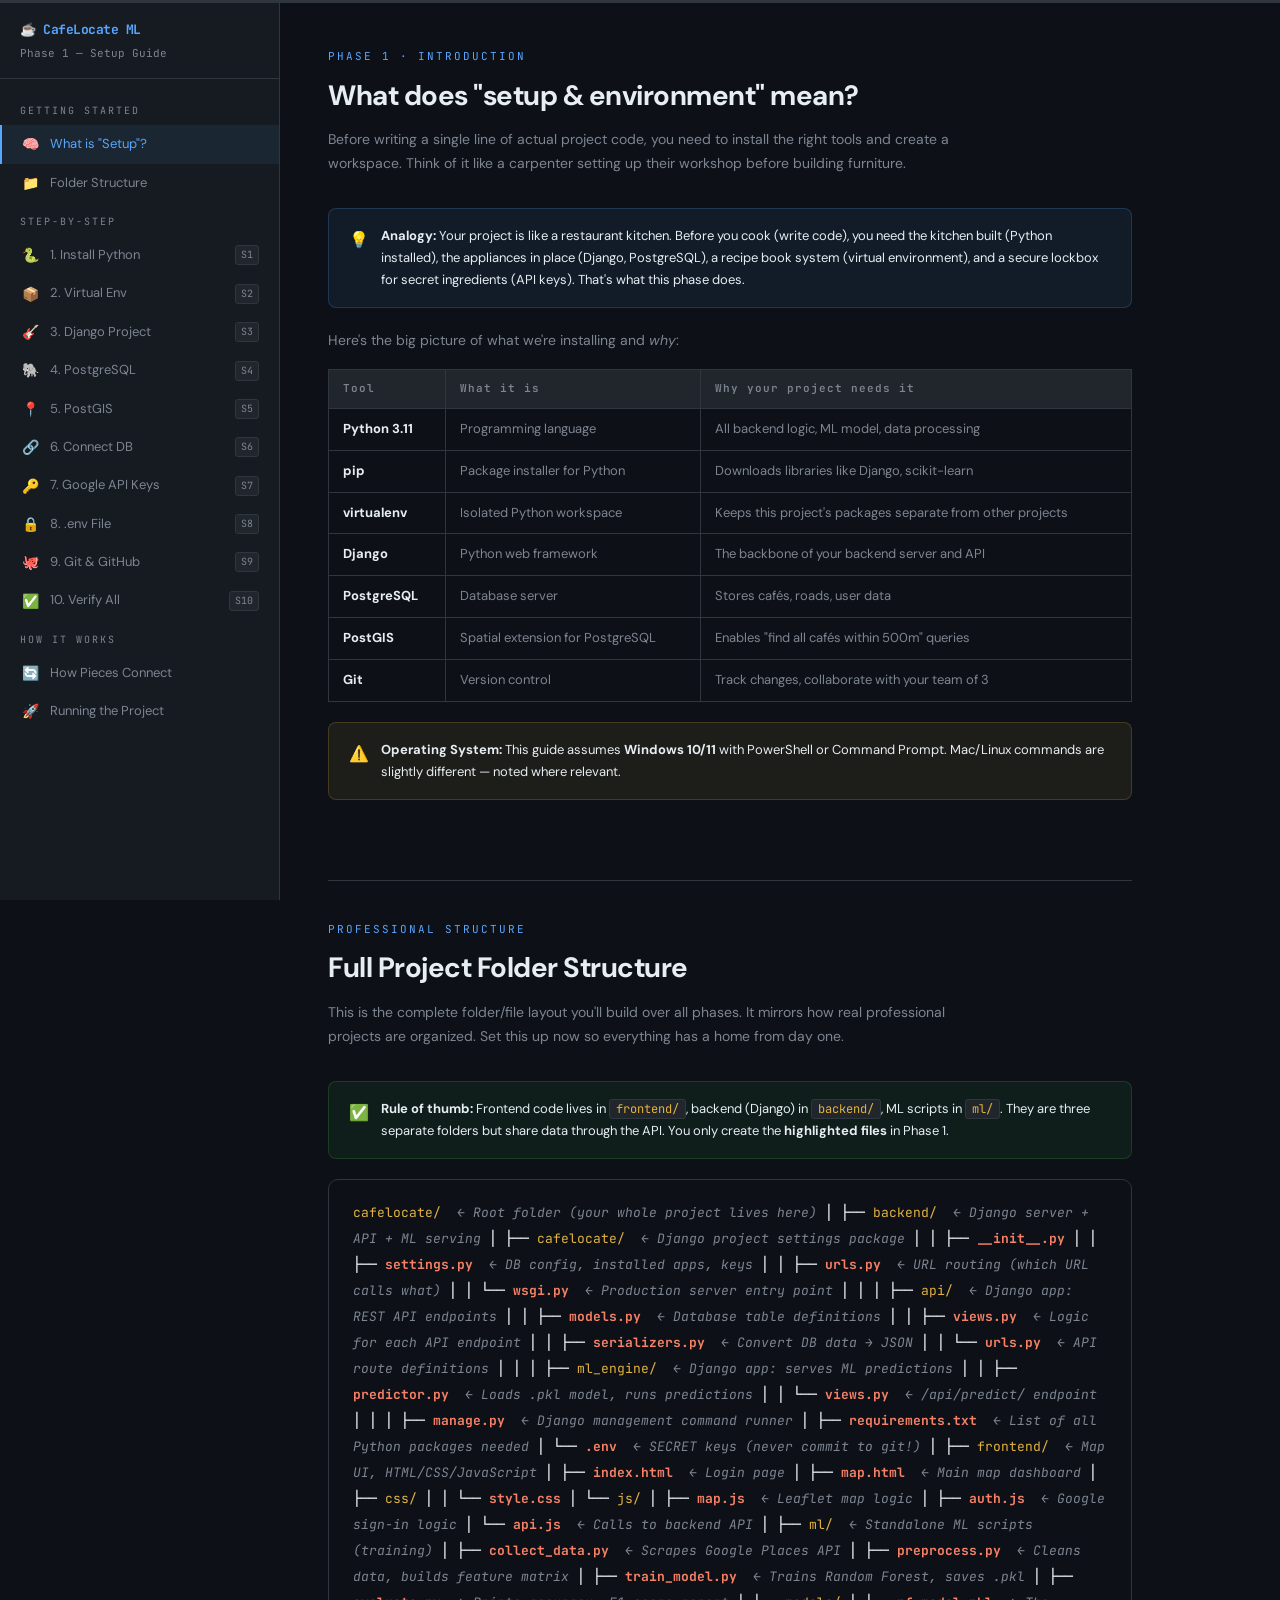
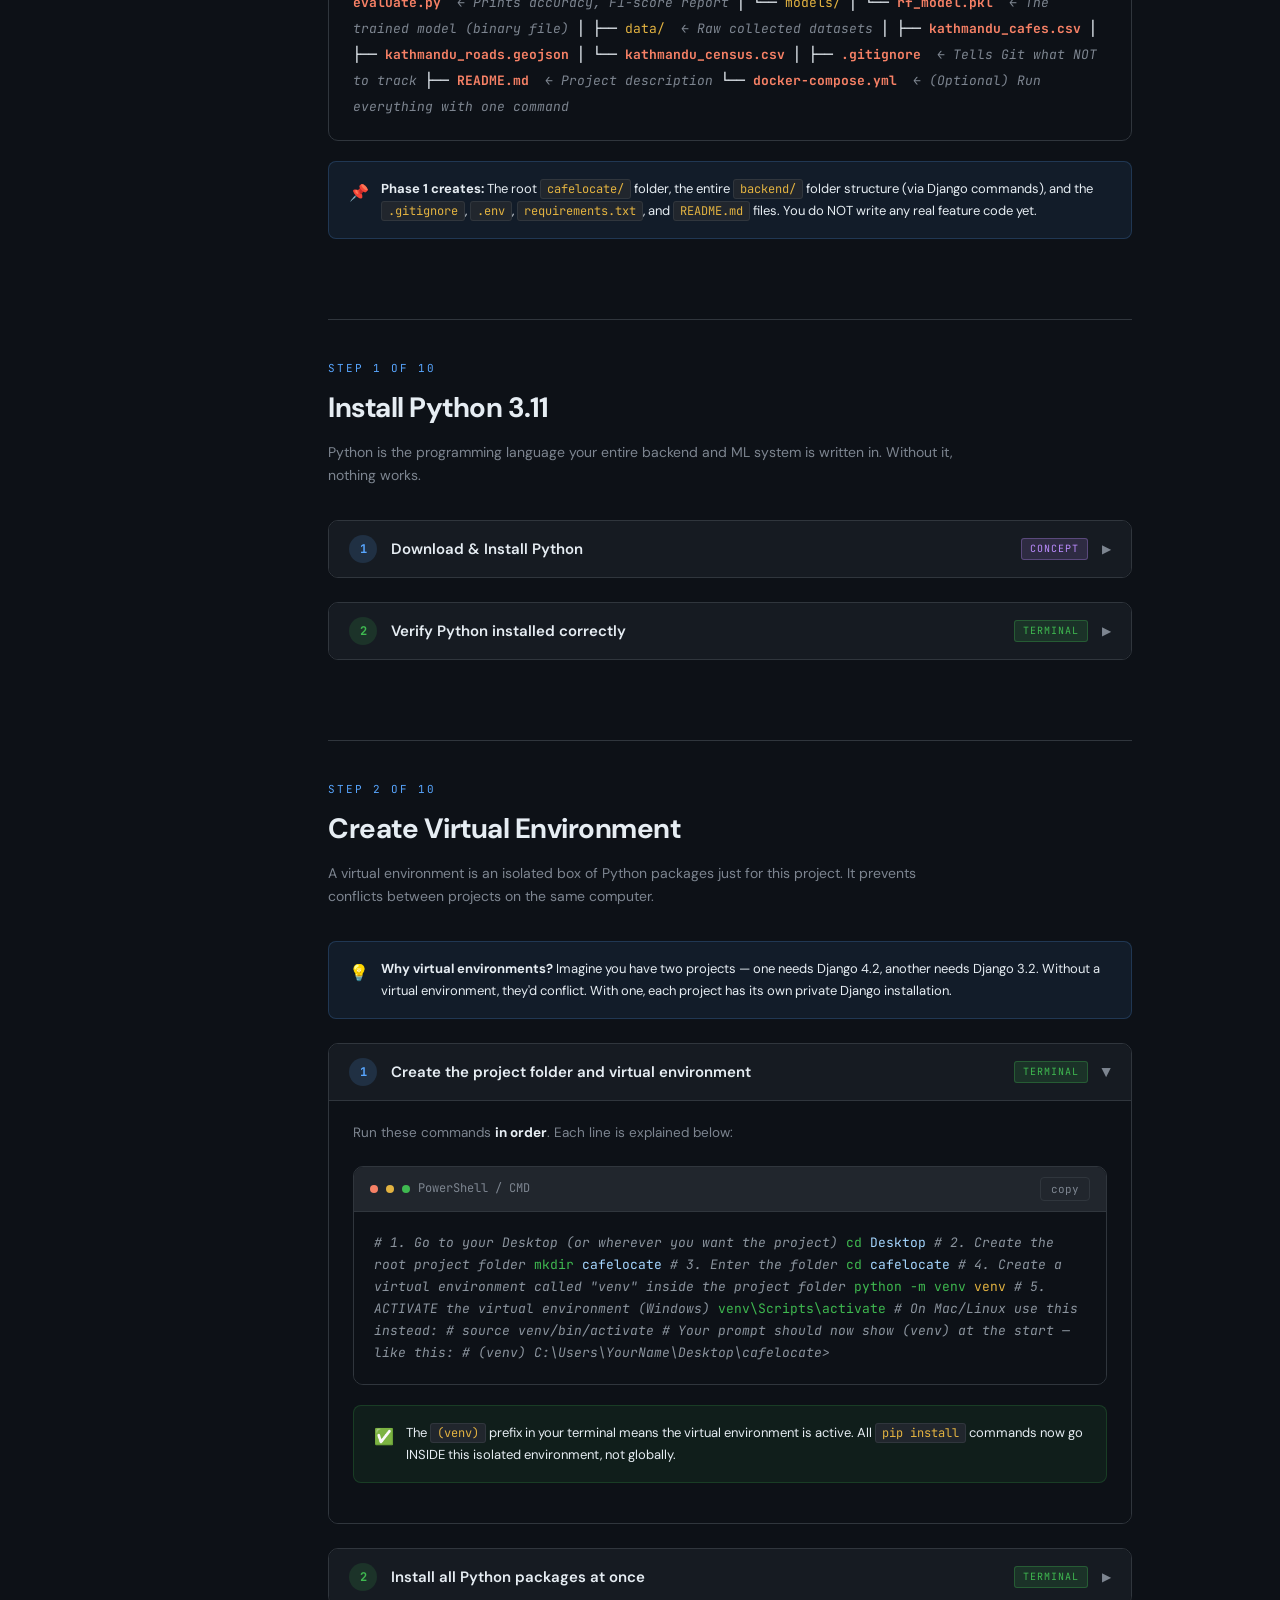
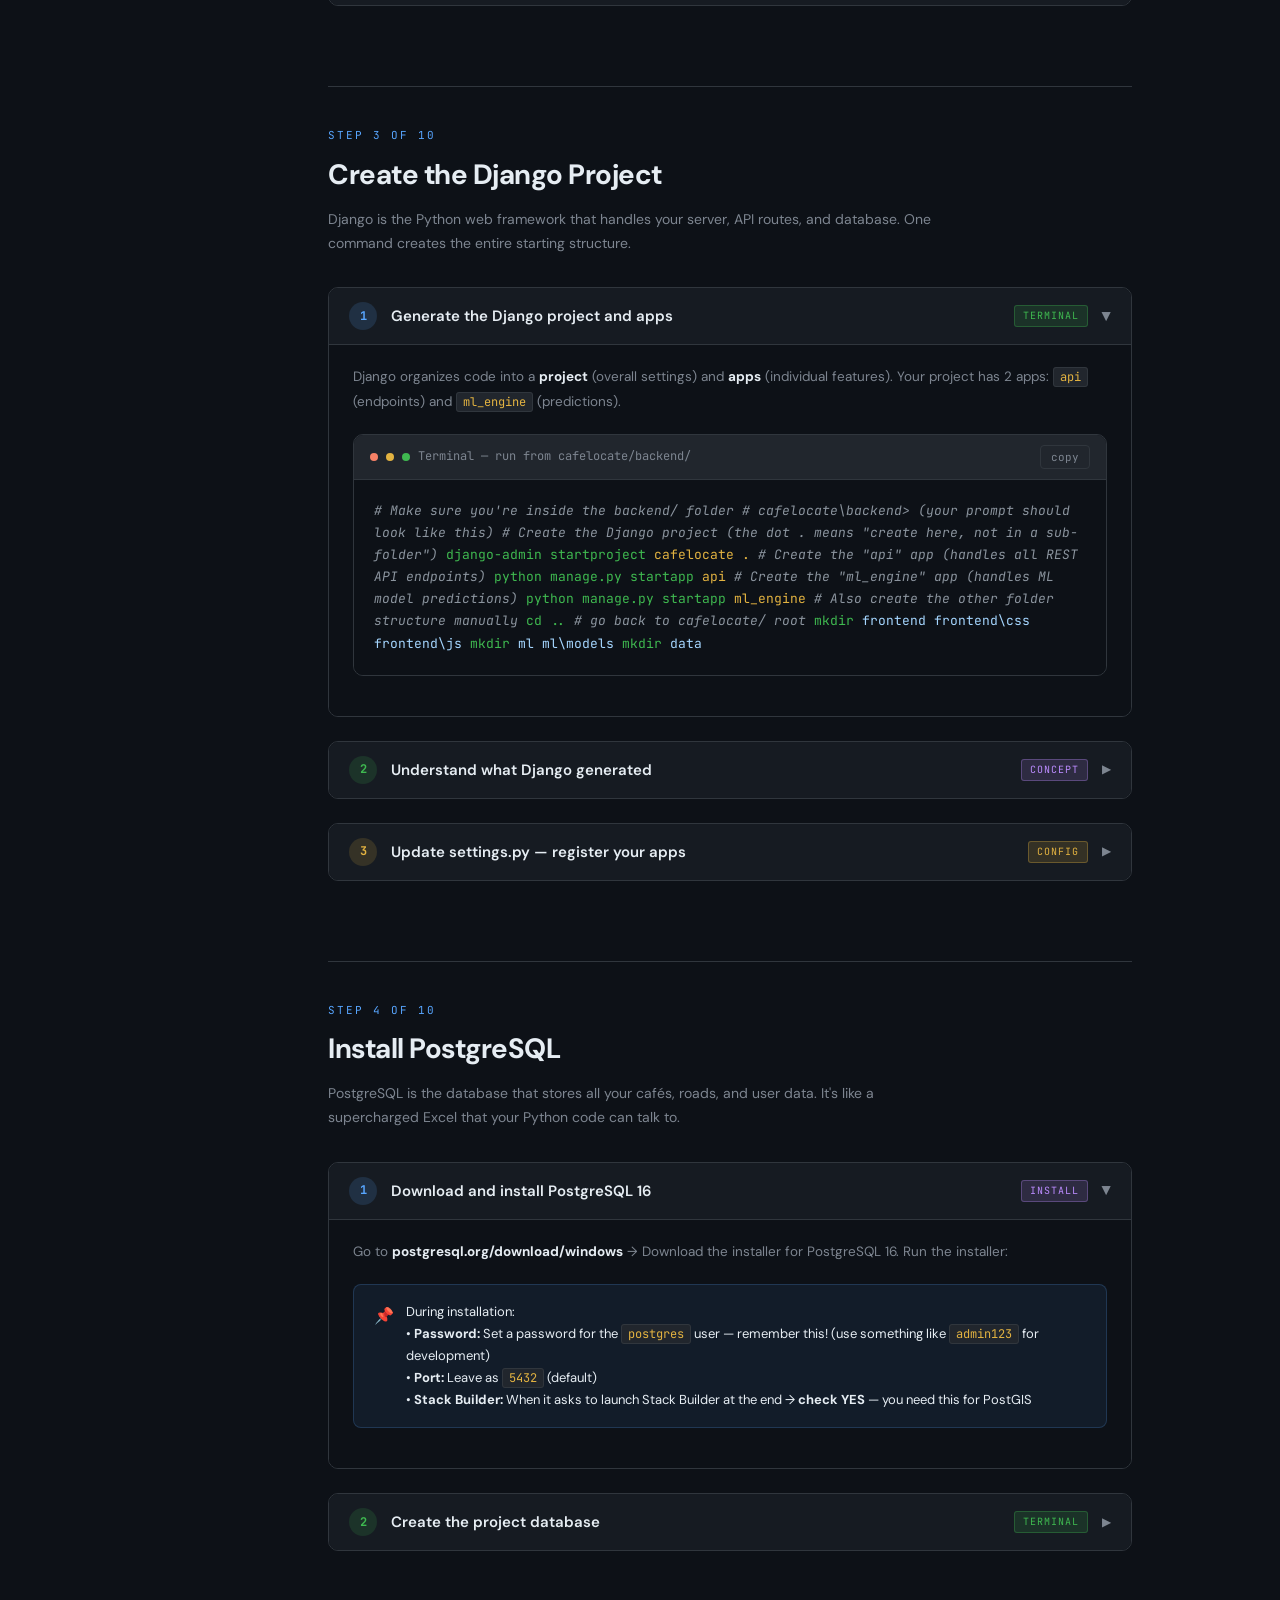
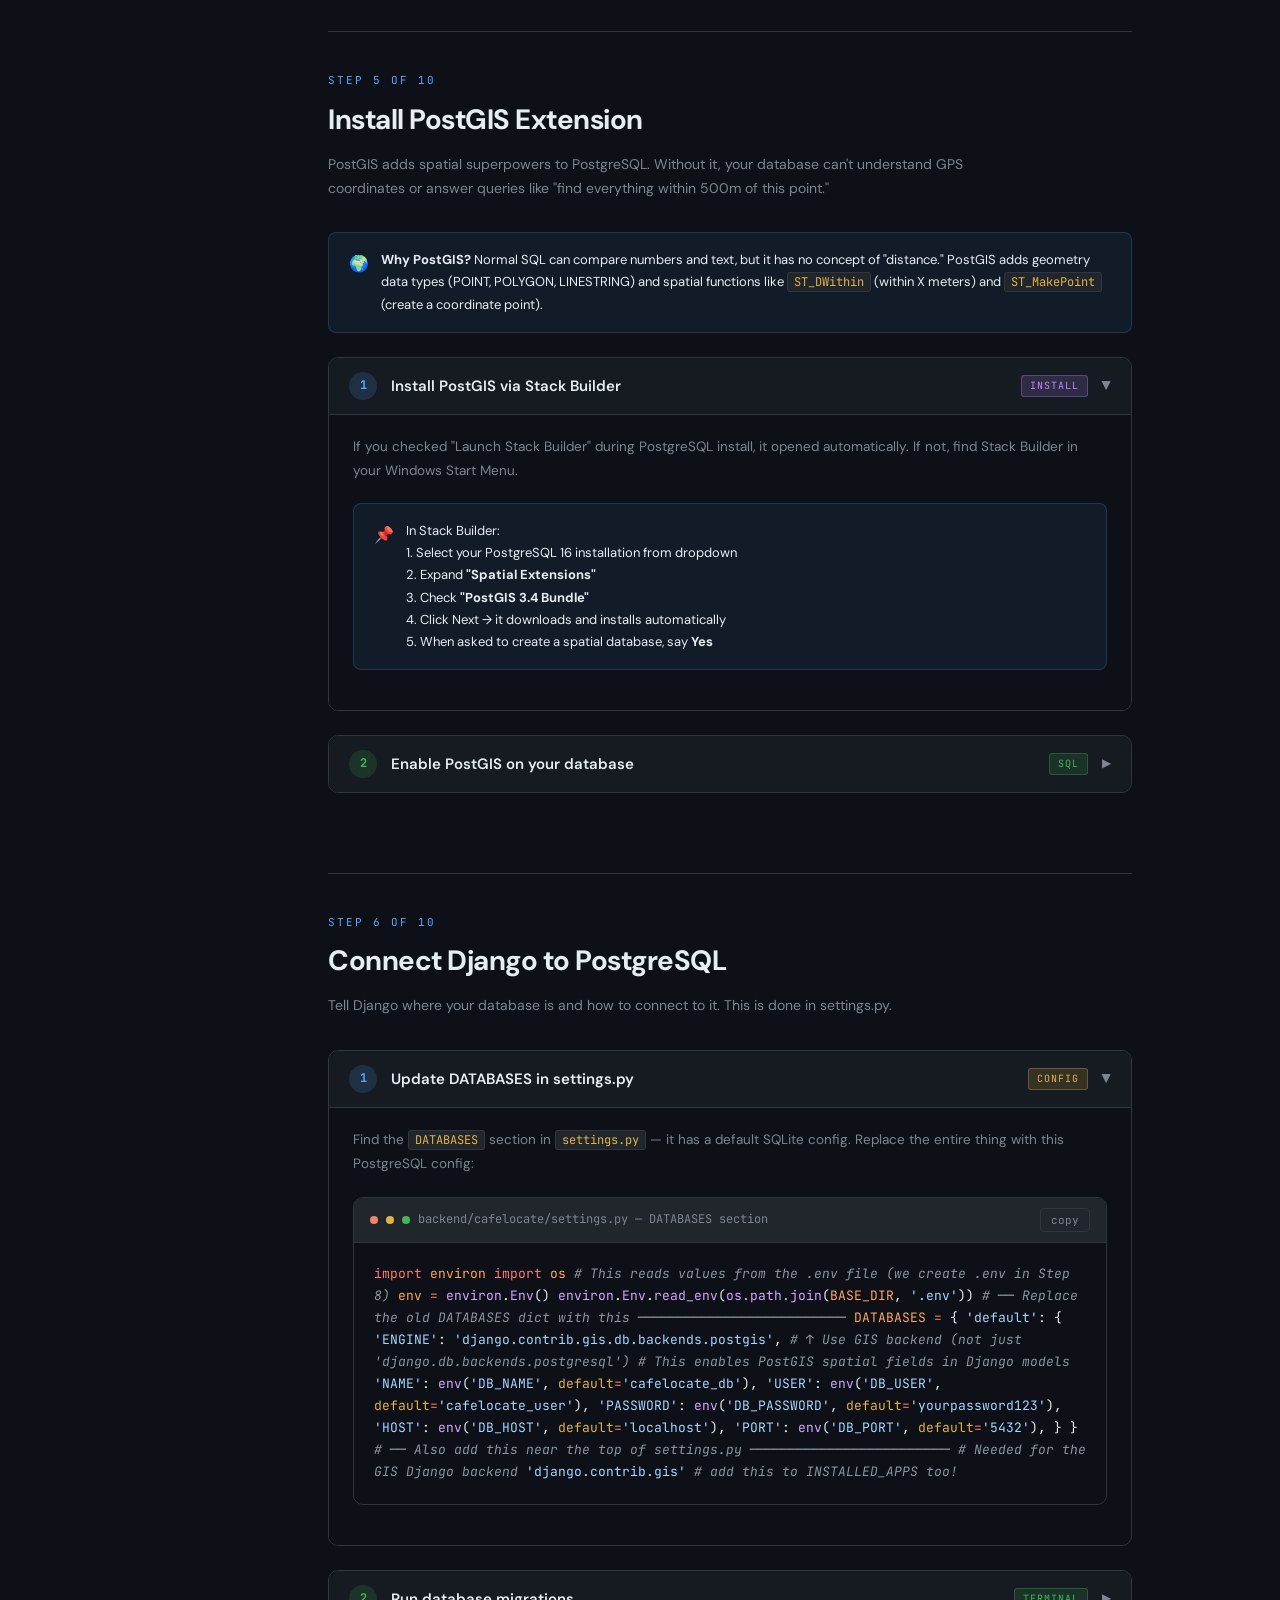
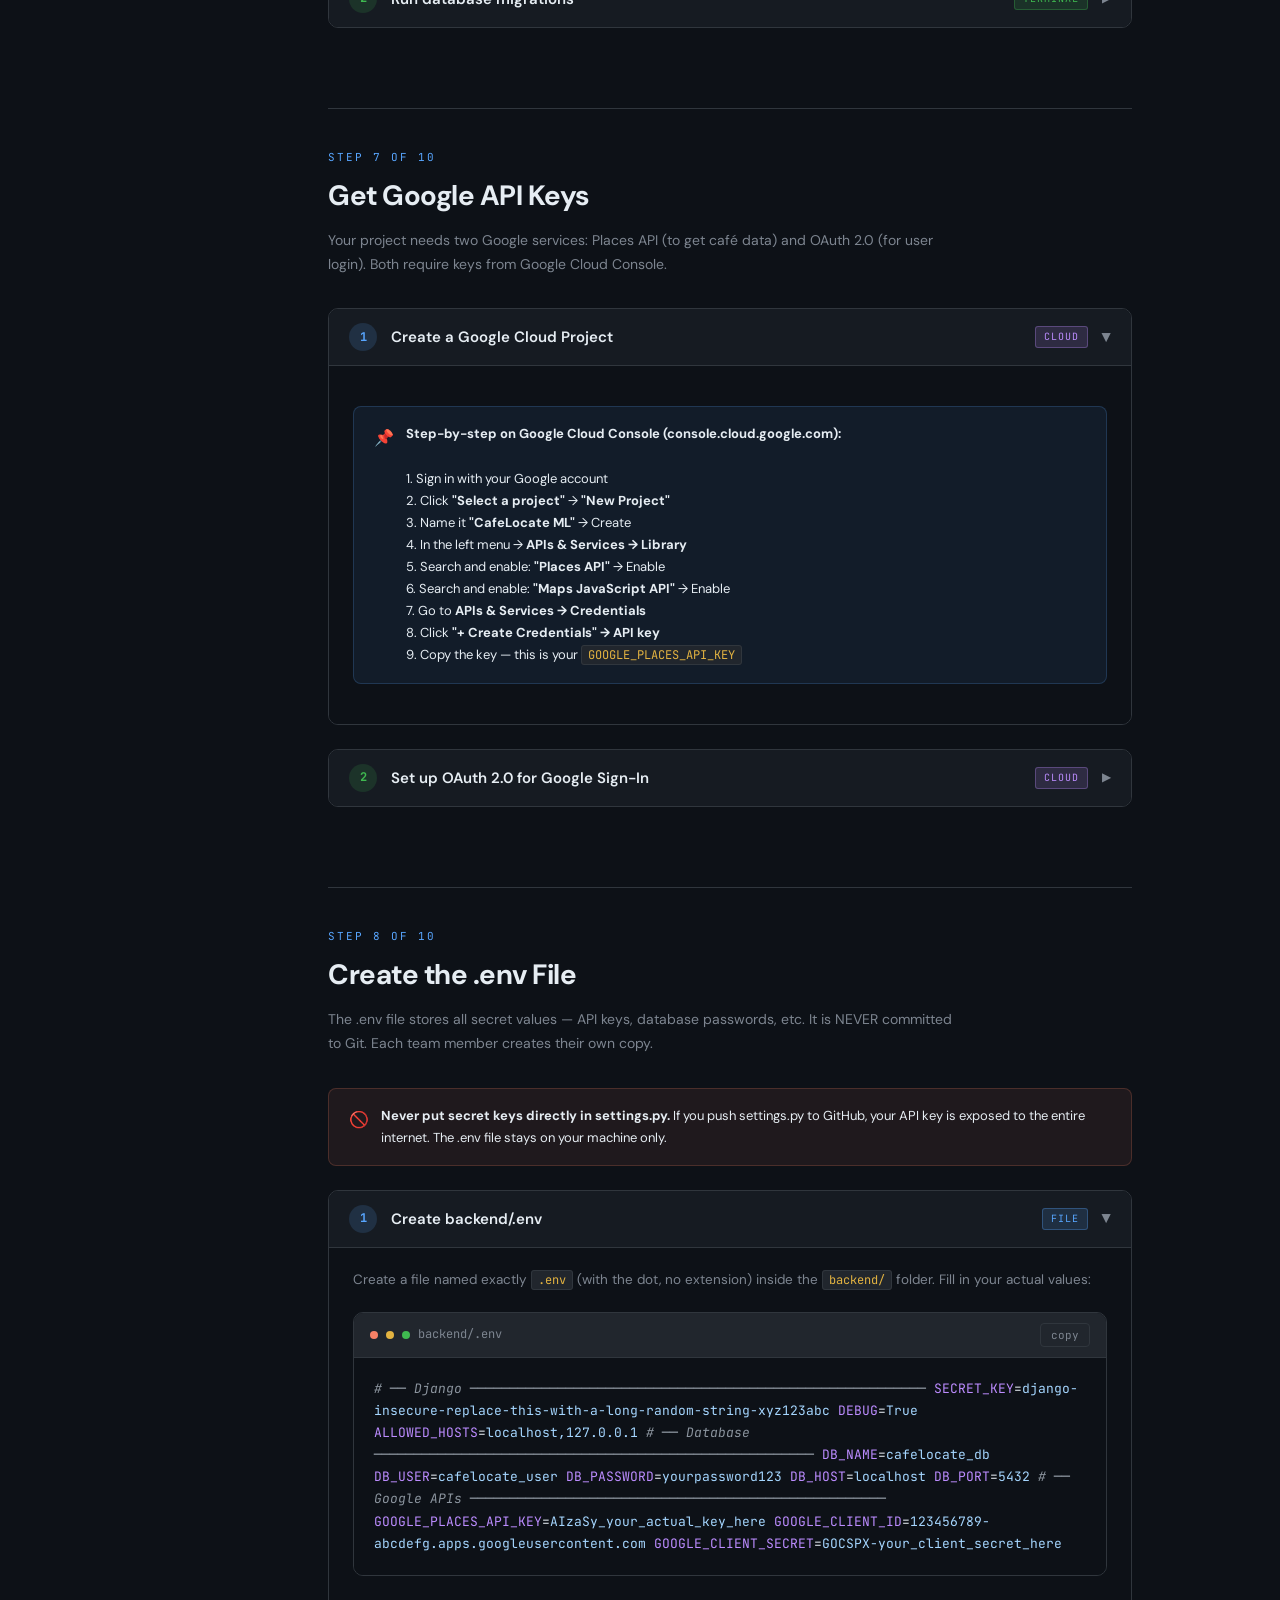
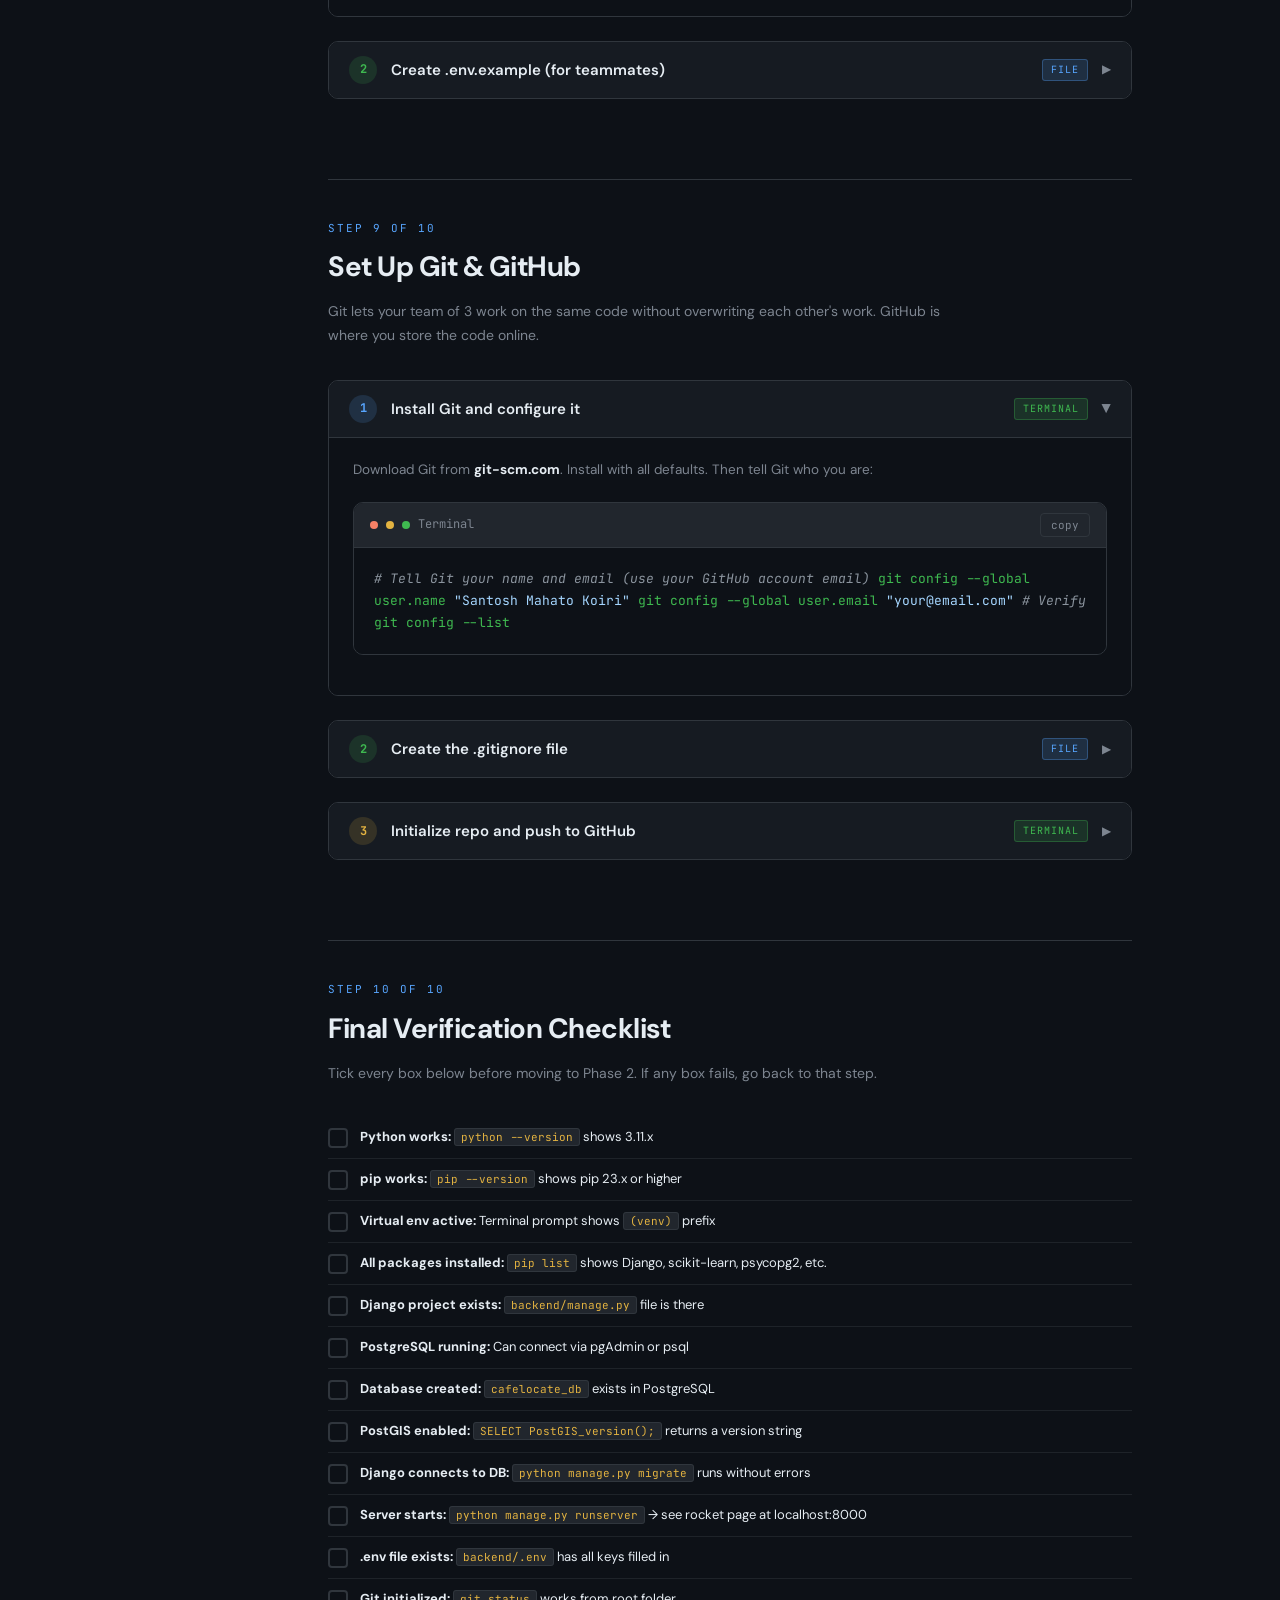
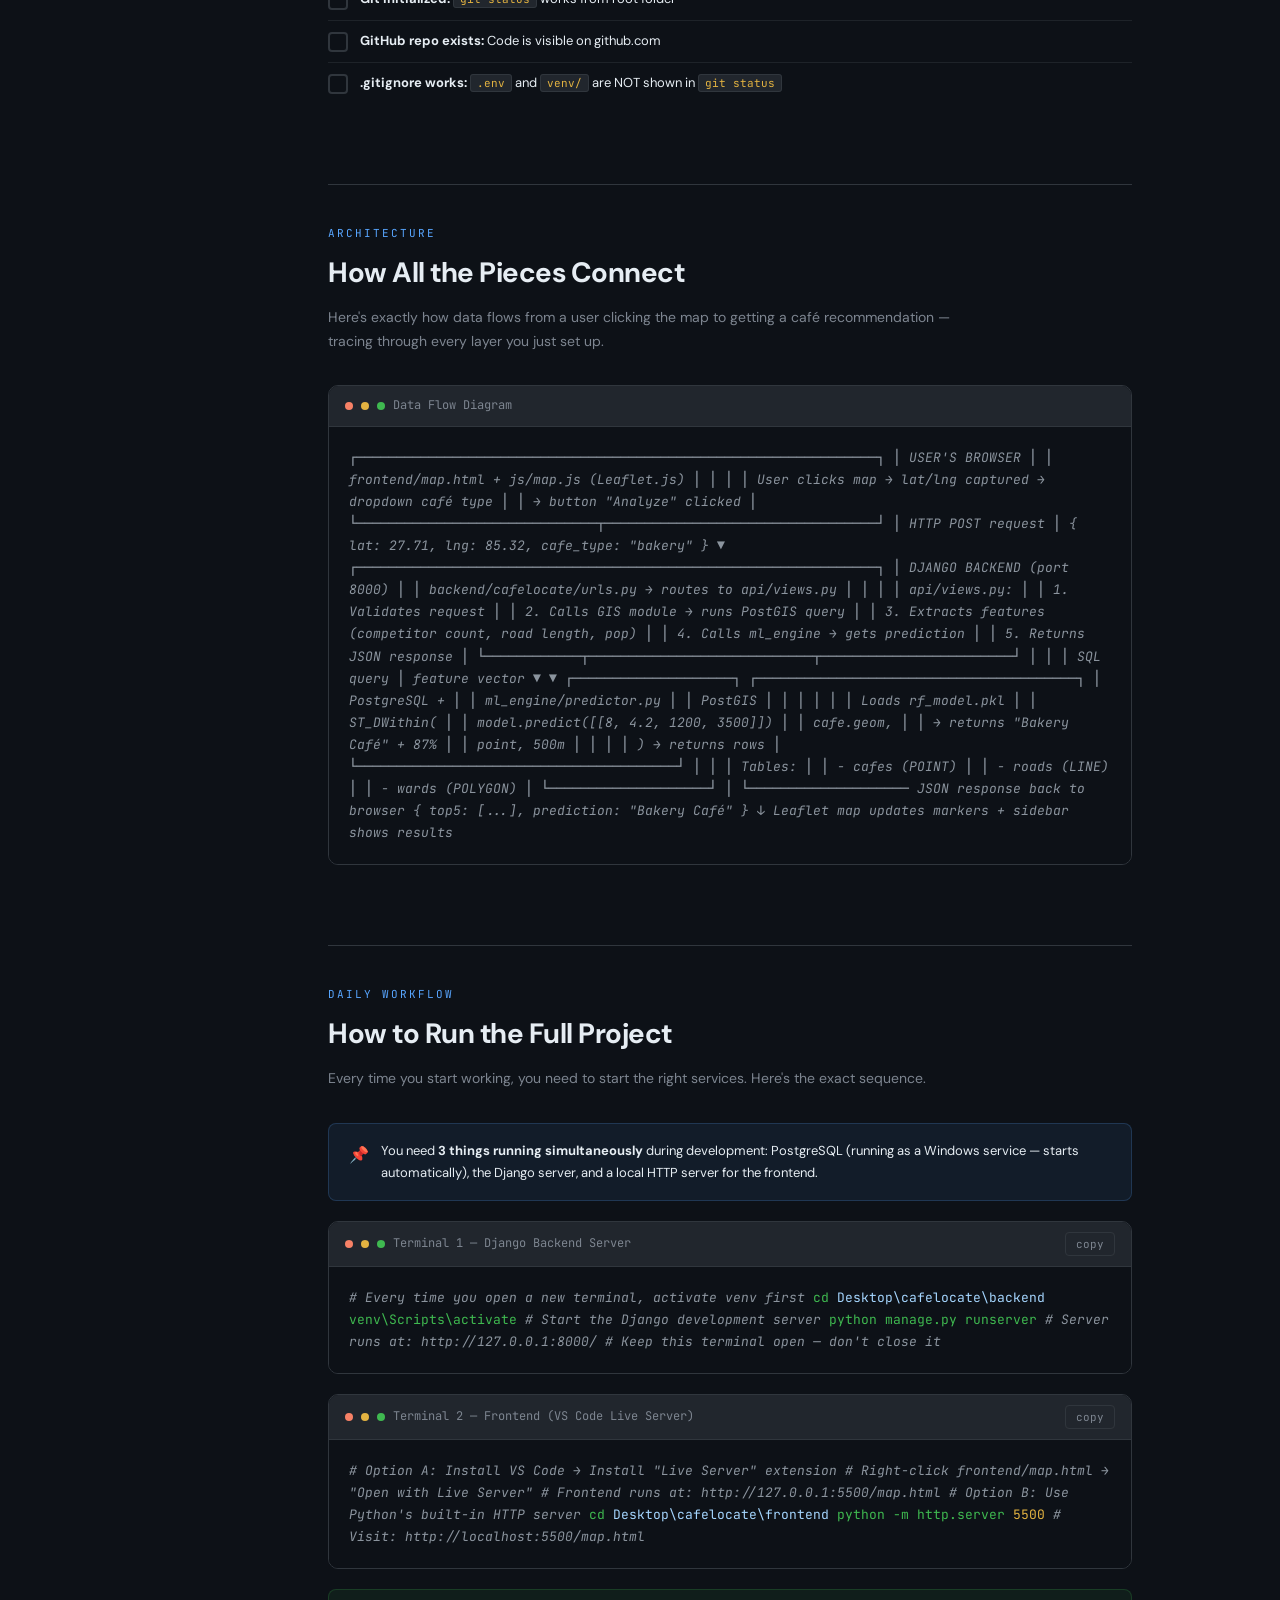
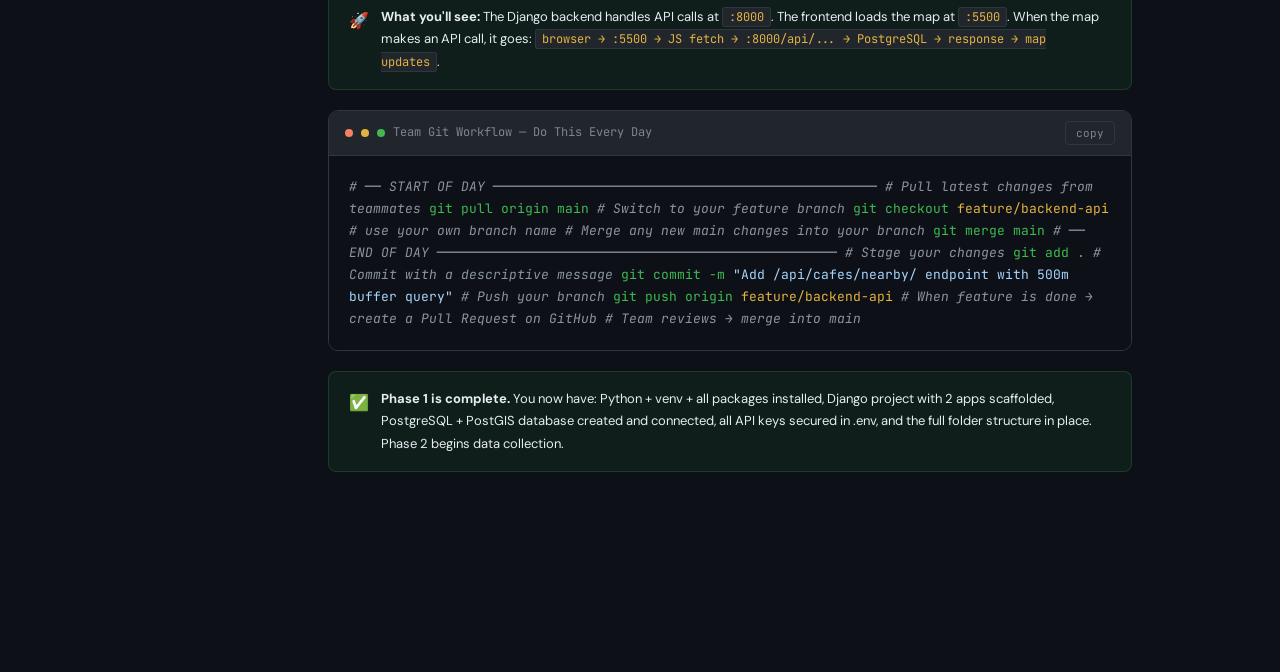
<file: notesForMP/2_setup_guide.html>
<!DOCTYPE html>
<html lang="en">
<head>
<meta charset="UTF-8">
<meta name="viewport" content="width=device-width, initial-scale=1.0">
<title>CafeLocate ML — Full Setup Guide</title>
<style>
@import url('https://fonts.googleapis.com/css2?family=JetBrains+Mono:wght@300;400;500;700&family=DM+Sans:wght@300;400;500;600;700&display=swap');

:root {
  --bg: #0d1117;
  --surface: #161b22;
  --surface2: #21262d;
  --border: #30363d;
  --accent: #58a6ff;
  --accent2: #3fb950;
  --accent3: #f78166;
  --yellow: #e3b341;
  --purple: #bc8cff;
  --text: #e6edf3;
  --muted: #7d8590;
  --code-bg: #0d1117;
  --mono: 'JetBrains Mono', monospace;
  --sans: 'DM Sans', sans-serif;
}

*, *::before, *::after { box-sizing: border-box; margin: 0; padding: 0; }

html { scroll-behavior: smooth; }

body {
  background: var(--bg);
  color: var(--text);
  font-family: var(--sans);
  font-size: 15px;
  line-height: 1.6;
}

/* LAYOUT */
.app-layout { display: flex; min-height: 100vh; }

/* SIDEBAR */
.sidebar {
  width: 280px;
  background: var(--surface);
  border-right: 1px solid var(--border);
  position: fixed;
  top: 0; left: 0; bottom: 0;
  overflow-y: auto;
  z-index: 100;
  display: flex;
  flex-direction: column;
}

.sidebar-header {
  padding: 20px 20px 16px;
  border-bottom: 1px solid var(--border);
  position: sticky;
  top: 0;
  background: var(--surface);
  z-index: 1;
}

.sidebar-logo {
  font-family: var(--mono);
  font-size: 13px;
  font-weight: 700;
  color: var(--accent);
  letter-spacing: -0.5px;
  margin-bottom: 4px;
}

.sidebar-subtitle {
  font-size: 11px;
  color: var(--muted);
  font-family: var(--mono);
}

.sidebar-nav { padding: 12px 0; flex: 1; }

.nav-section-label {
  font-size: 10px;
  font-family: var(--mono);
  color: var(--muted);
  letter-spacing: 2px;
  text-transform: uppercase;
  padding: 12px 20px 6px;
}

.nav-item {
  display: flex;
  align-items: center;
  gap: 10px;
  padding: 8px 20px;
  cursor: pointer;
  font-size: 13px;
  color: var(--muted);
  border-left: 2px solid transparent;
  transition: all 0.15s;
  text-decoration: none;
}

.nav-item:hover { color: var(--text); background: rgba(88,166,255,0.06); }
.nav-item.active { color: var(--accent); border-left-color: var(--accent); background: rgba(88,166,255,0.08); }
.nav-item .nav-icon { font-size: 14px; width: 18px; flex-shrink: 0; }
.nav-item .nav-num {
  margin-left: auto;
  font-family: var(--mono);
  font-size: 10px;
  background: var(--surface2);
  border: 1px solid var(--border);
  border-radius: 3px;
  padding: 1px 5px;
  color: var(--muted);
}

/* MAIN CONTENT */
.main-content {
  margin-left: 280px;
  flex: 1;
  max-width: 900px;
  padding: 48px 48px 120px;
}

/* SECTIONS */
.section { margin-bottom: 80px; }
.section-header { margin-bottom: 32px; }

.section-eyebrow {
  font-family: var(--mono);
  font-size: 11px;
  color: var(--accent);
  letter-spacing: 2px;
  text-transform: uppercase;
  margin-bottom: 8px;
}

.section-title {
  font-size: 28px;
  font-weight: 700;
  letter-spacing: -0.5px;
  margin-bottom: 10px;
}

.section-desc {
  color: var(--muted);
  font-size: 14px;
  line-height: 1.7;
  max-width: 640px;
}

/* DIVIDER */
.divider { height: 1px; background: var(--border); margin: 40px 0; }

/* INFO BOXES */
.info-box {
  border-radius: 8px;
  padding: 16px 20px;
  margin: 20px 0;
  font-size: 13px;
  line-height: 1.7;
  display: flex;
  gap: 12px;
}
.info-box .icon { font-size: 16px; flex-shrink: 0; margin-top: 1px; }
.info-box.note { background: rgba(88,166,255,0.08); border: 1px solid rgba(88,166,255,0.2); }
.info-box.tip { background: rgba(63,185,80,0.08); border: 1px solid rgba(63,185,80,0.2); }
.info-box.warn { background: rgba(227,179,65,0.08); border: 1px solid rgba(227,179,65,0.2); }
.info-box.danger { background: rgba(247,129,102,0.08); border: 1px solid rgba(247,129,102,0.2); }
.info-box strong { color: var(--text); }

/* CODE BLOCKS */
.code-block { margin: 20px 0; border-radius: 10px; overflow: hidden; border: 1px solid var(--border); }

.code-header {
  background: var(--surface2);
  padding: 10px 16px;
  display: flex;
  align-items: center;
  justify-content: space-between;
  border-bottom: 1px solid var(--border);
}

.code-filename {
  font-family: var(--mono);
  font-size: 12px;
  color: var(--muted);
  display: flex;
  align-items: center;
  gap: 8px;
}

.code-filename .dot {
  width: 8px; height: 8px;
  border-radius: 50%;
}
.dot-red { background: #f78166; }
.dot-yellow { background: #e3b341; }
.dot-green { background: #3fb950; }

.copy-btn {
  font-family: var(--mono);
  font-size: 11px;
  background: transparent;
  border: 1px solid var(--border);
  color: var(--muted);
  padding: 4px 10px;
  border-radius: 4px;
  cursor: pointer;
  transition: all 0.15s;
}
.copy-btn:hover { color: var(--text); border-color: var(--accent); }
.copy-btn.copied { color: var(--accent2); border-color: var(--accent2); }

.code-body {
  background: var(--code-bg);
  padding: 20px;
  overflow-x: auto;
  font-family: var(--mono);
  font-size: 13px;
  line-height: 1.7;
  tab-size: 2;
}

/* SYNTAX HIGHLIGHTING */
.kw { color: #ff7b72; }      /* keywords: import, def, class, if */
.fn { color: #d2a8ff; }      /* functions */
.str { color: #a5d6ff; }     /* strings */
.cm { color: #8b949e; font-style: italic; } /* comments */
.num { color: #79c0ff; }     /* numbers */
.op { color: #ff7b72; }      /* operators */
.var { color: #ffa657; }     /* variables/params */
.cls { color: #f0883e; }     /* class names */
.key { color: #79c0ff; }     /* dict keys, config keys */
.punc { color: #e6edf3; }    /* brackets, colons */
.cmd { color: #3fb950; }     /* terminal commands */
.arg { color: #e3b341; }     /* command args / flags */
.path { color: #a5d6ff; }    /* file paths */
.env { color: #bc8cff; }     /* env variables */

/* STEP BLOCKS */
.step-block {
  margin: 24px 0;
  border: 1px solid var(--border);
  border-radius: 10px;
  overflow: hidden;
}

.step-head {
  background: var(--surface);
  padding: 14px 20px;
  display: flex;
  align-items: center;
  gap: 14px;
  cursor: pointer;
  user-select: none;
  transition: background 0.15s;
}
.step-head:hover { background: var(--surface2); }

.step-num {
  width: 28px;
  height: 28px;
  border-radius: 50%;
  display: flex;
  align-items: center;
  justify-content: center;
  font-family: var(--mono);
  font-size: 12px;
  font-weight: 700;
  flex-shrink: 0;
}

.step-title { font-size: 15px; font-weight: 600; flex: 1; }
.step-badge {
  font-family: var(--mono);
  font-size: 10px;
  padding: 2px 8px;
  border-radius: 3px;
  letter-spacing: 1px;
}
.badge-terminal { background: rgba(63,185,80,0.15); color: var(--accent2); border: 1px solid rgba(63,185,80,0.3); }
.badge-file { background: rgba(88,166,255,0.15); color: var(--accent); border: 1px solid rgba(88,166,255,0.3); }
.badge-config { background: rgba(227,179,65,0.15); color: var(--yellow); border: 1px solid rgba(227,179,65,0.3); }
.badge-concept { background: rgba(188,140,255,0.15); color: var(--purple); border: 1px solid rgba(188,140,255,0.3); }

.step-chevron { color: var(--muted); font-size: 12px; transition: transform 0.2s; }
.step-head.open .step-chevron { transform: rotate(90deg); }

.step-body {
  display: none;
  padding: 20px 24px;
  border-top: 1px solid var(--border);
  background: var(--bg);
}
.step-body.open { display: block; }

.explain-text {
  font-size: 13.5px;
  color: var(--muted);
  line-height: 1.8;
  margin-bottom: 16px;
}
.explain-text strong { color: var(--text); }
.explain-text code {
  background: var(--surface2);
  border: 1px solid var(--border);
  border-radius: 3px;
  padding: 1px 6px;
  font-family: var(--mono);
  font-size: 12px;
  color: var(--yellow);
}

/* FOLDER TREE */
.tree {
  background: var(--code-bg);
  border: 1px solid var(--border);
  border-radius: 10px;
  padding: 20px 24px;
  font-family: var(--mono);
  font-size: 13px;
  line-height: 2;
  overflow-x: auto;
}

.tree-folder { color: var(--yellow); }
.tree-file { color: var(--text); }
.tree-comment { color: var(--muted); font-style: italic; margin-left: 8px; }
.tree-line { color: var(--border); }
.tree-important { color: var(--accent3); font-weight: 700; }

/* INLINE CODE */
code {
  background: var(--surface2);
  border: 1px solid var(--border);
  border-radius: 3px;
  padding: 1px 6px;
  font-family: var(--mono);
  font-size: 12px;
  color: var(--yellow);
}

/* COMPARISON TABLE */
.comp-table {
  width: 100%;
  border-collapse: collapse;
  font-size: 13px;
  margin: 16px 0;
}
.comp-table th {
  background: var(--surface2);
  padding: 10px 14px;
  text-align: left;
  font-weight: 600;
  border: 1px solid var(--border);
  font-family: var(--mono);
  font-size: 11px;
  color: var(--muted);
  letter-spacing: 1px;
}
.comp-table td {
  padding: 10px 14px;
  border: 1px solid var(--border);
  color: var(--muted);
  line-height: 1.6;
  vertical-align: top;
}
.comp-table td strong { color: var(--text); }

/* PROGRESS TRACKER */
.progress-bar-top {
  position: fixed;
  top: 0; left: 0; right: 0;
  height: 3px;
  background: var(--border);
  z-index: 200;
}
.progress-bar-fill-top {
  height: 100%;
  background: linear-gradient(90deg, var(--accent), var(--accent2));
  transition: width 0.1s;
  width: 0%;
}

/* VERIFICATION CHECKLIST */
.verify-list { margin: 16px 0; }
.verify-item {
  display: flex;
  align-items: flex-start;
  gap: 12px;
  padding: 10px 0;
  border-bottom: 1px solid rgba(48,54,61,0.5);
}
.verify-item:last-child { border-bottom: none; }
.verify-check {
  width: 20px;
  height: 20px;
  border: 2px solid var(--border);
  border-radius: 4px;
  flex-shrink: 0;
  cursor: pointer;
  display: flex;
  align-items: center;
  justify-content: center;
  font-size: 12px;
  margin-top: 1px;
  transition: all 0.15s;
}
.verify-check.done { background: var(--accent2); border-color: var(--accent2); color: #000; }
.verify-label { font-size: 13px; line-height: 1.5; }
.verify-label code { font-size: 11px; }

/* PILL TAGS */
.pill {
  display: inline-block;
  font-family: var(--mono);
  font-size: 10px;
  padding: 2px 8px;
  border-radius: 20px;
  margin: 2px;
  letter-spacing: 0.5px;
}
.pill-blue { background: rgba(88,166,255,0.15); color: var(--accent); }
.pill-green { background: rgba(63,185,80,0.15); color: var(--accent2); }
.pill-orange { background: rgba(247,129,102,0.15); color: var(--accent3); }
.pill-yellow { background: rgba(227,179,65,0.15); color: var(--yellow); }
.pill-purple { background: rgba(188,140,255,0.15); color: var(--purple); }

/* MOBILE */
@media (max-width: 768px) {
  .sidebar { width: 100%; position: relative; height: auto; }
  .main-content { margin-left: 0; padding: 24px 16px 80px; }
  .app-layout { flex-direction: column; }
}

/* SCROLLBAR */
::-webkit-scrollbar { width: 6px; height: 6px; }
::-webkit-scrollbar-track { background: var(--bg); }
::-webkit-scrollbar-thumb { background: var(--border); border-radius: 3px; }
::-webkit-scrollbar-thumb:hover { background: var(--muted); }

/* ANIMATION */
@keyframes fadeSlide {
  from { opacity: 0; transform: translateY(10px); }
  to { opacity: 1; transform: translateY(0); }
}
.section { animation: fadeSlide 0.4s ease both; }
</style>
</head>
<body>

<div class="progress-bar-top"><div class="progress-bar-fill-top" id="progressFill"></div></div>

<div class="app-layout">

<!-- SIDEBAR -->
<aside class="sidebar">
  <div class="sidebar-header">
    <div class="sidebar-logo">☕ CafeLocate ML</div>
    <div class="sidebar-subtitle">Phase 1 — Setup Guide</div>
  </div>
  <nav class="sidebar-nav">
    <div class="nav-section-label">Getting Started</div>
    <a class="nav-item active" href="#what-is-setup" onclick="setActive(this)">
      <span class="nav-icon">🧠</span> What is "Setup"?
    </a>
    <a class="nav-item" href="#folder-structure" onclick="setActive(this)">
      <span class="nav-icon">📁</span> Folder Structure
    </a>

    <div class="nav-section-label">Step-by-Step</div>
    <a class="nav-item" href="#step-python" onclick="setActive(this)">
      <span class="nav-icon">🐍</span> 1. Install Python
      <span class="nav-num">S1</span>
    </a>
    <a class="nav-item" href="#step-venv" onclick="setActive(this)">
      <span class="nav-icon">📦</span> 2. Virtual Env
      <span class="nav-num">S2</span>
    </a>
    <a class="nav-item" href="#step-django" onclick="setActive(this)">
      <span class="nav-icon">🎸</span> 3. Django Project
      <span class="nav-num">S3</span>
    </a>
    <a class="nav-item" href="#step-postgres" onclick="setActive(this)">
      <span class="nav-icon">🐘</span> 4. PostgreSQL
      <span class="nav-num">S4</span>
    </a>
    <a class="nav-item" href="#step-postgis" onclick="setActive(this)">
      <span class="nav-icon">📍</span> 5. PostGIS
      <span class="nav-num">S5</span>
    </a>
    <a class="nav-item" href="#step-django-db" onclick="setActive(this)">
      <span class="nav-icon">🔗</span> 6. Connect DB
      <span class="nav-num">S6</span>
    </a>
    <a class="nav-item" href="#step-google" onclick="setActive(this)">
      <span class="nav-icon">🔑</span> 7. Google API Keys
      <span class="nav-num">S7</span>
    </a>
    <a class="nav-item" href="#step-env" onclick="setActive(this)">
      <span class="nav-icon">🔒</span> 8. .env File
      <span class="nav-num">S8</span>
    </a>
    <a class="nav-item" href="#step-git" onclick="setActive(this)">
      <span class="nav-icon">🐙</span> 9. Git & GitHub
      <span class="nav-num">S9</span>
    </a>
    <a class="nav-item" href="#step-verify" onclick="setActive(this)">
      <span class="nav-icon">✅</span> 10. Verify All
      <span class="nav-num">S10</span>
    </a>

    <div class="nav-section-label">How It Works</div>
    <a class="nav-item" href="#how-pieces-connect" onclick="setActive(this)">
      <span class="nav-icon">🔄</span> How Pieces Connect
    </a>
    <a class="nav-item" href="#run-project" onclick="setActive(this)">
      <span class="nav-icon">🚀</span> Running the Project
    </a>
  </nav>
</aside>

<!-- MAIN -->
<main class="main-content">

<!-- ═══════════════════════════════════════════════════ -->
<!-- SECTION: WHAT IS SETUP -->
<!-- ═══════════════════════════════════════════════════ -->
<section class="section" id="what-is-setup">
  <div class="section-header">
    <div class="section-eyebrow">Phase 1 · Introduction</div>
    <div class="section-title">What does "setup & environment" mean?</div>
    <div class="section-desc">Before writing a single line of actual project code, you need to install the right tools and create a workspace. Think of it like a carpenter setting up their workshop before building furniture.</div>
  </div>

  <div class="info-box note">
    <span class="icon">💡</span>
    <div><strong>Analogy:</strong> Your project is like a restaurant kitchen. Before you cook (write code), you need the kitchen built (Python installed), the appliances in place (Django, PostgreSQL), a recipe book system (virtual environment), and a secure lockbox for secret ingredients (API keys). That's what this phase does.</div>
  </div>

  <p style="font-size:14px;color:var(--muted);line-height:1.8;margin:16px 0;">Here's the big picture of what we're installing and <em>why</em>:</p>

  <table class="comp-table">
    <thead><tr><th>Tool</th><th>What it is</th><th>Why your project needs it</th></tr></thead>
    <tbody>
      <tr><td><strong>Python 3.11</strong></td><td>Programming language</td><td>All backend logic, ML model, data processing</td></tr>
      <tr><td><strong>pip</strong></td><td>Package installer for Python</td><td>Downloads libraries like Django, scikit-learn</td></tr>
      <tr><td><strong>virtualenv</strong></td><td>Isolated Python workspace</td><td>Keeps this project's packages separate from other projects</td></tr>
      <tr><td><strong>Django</strong></td><td>Python web framework</td><td>The backbone of your backend server and API</td></tr>
      <tr><td><strong>PostgreSQL</strong></td><td>Database server</td><td>Stores cafés, roads, user data</td></tr>
      <tr><td><strong>PostGIS</strong></td><td>Spatial extension for PostgreSQL</td><td>Enables "find all cafés within 500m" queries</td></tr>
      <tr><td><strong>Git</strong></td><td>Version control</td><td>Track changes, collaborate with your team of 3</td></tr>
    </tbody>
  </table>

  <div class="info-box warn">
    <span class="icon">⚠️</span>
    <div><strong>Operating System:</strong> This guide assumes <strong>Windows 10/11</strong> with PowerShell or Command Prompt. Mac/Linux commands are slightly different — noted where relevant.</div>
  </div>
</section>

<div class="divider"></div>

<!-- ═══════════════════════════════════════════════════ -->
<!-- SECTION: FOLDER STRUCTURE -->
<!-- ═══════════════════════════════════════════════════ -->
<section class="section" id="folder-structure">
  <div class="section-header">
    <div class="section-eyebrow">Professional Structure</div>
    <div class="section-title">Full Project Folder Structure</div>
    <div class="section-desc">This is the complete folder/file layout you'll build over all phases. It mirrors how real professional projects are organized. Set this up now so everything has a home from day one.</div>
  </div>

  <div class="info-box tip">
    <span class="icon">✅</span>
    <div><strong>Rule of thumb:</strong> Frontend code lives in <code>frontend/</code>, backend (Django) in <code>backend/</code>, ML scripts in <code>ml/</code>. They are three separate folders but share data through the API. You only create the <strong>highlighted files</strong> in Phase 1.</div>
  </div>

  <div class="tree">
<span class="tree-folder">cafelocate/</span>                          <span class="tree-comment">← Root folder (your whole project lives here)</span>
│
├── <span class="tree-folder">backend/</span>                          <span class="tree-comment">← Django server + API + ML serving</span>
│   ├── <span class="tree-folder">cafelocate/</span>                   <span class="tree-comment">← Django project settings package</span>
│   │   ├── <span class="tree-important">__init__.py</span>
│   │   ├── <span class="tree-important">settings.py</span>               <span class="tree-comment">← DB config, installed apps, keys</span>
│   │   ├── <span class="tree-important">urls.py</span>                   <span class="tree-comment">← URL routing (which URL calls what)</span>
│   │   └── <span class="tree-important">wsgi.py</span>                   <span class="tree-comment">← Production server entry point</span>
│   │
│   ├── <span class="tree-folder">api/</span>                          <span class="tree-comment">← Django app: REST API endpoints</span>
│   │   ├── <span class="tree-important">models.py</span>                 <span class="tree-comment">← Database table definitions</span>
│   │   ├── <span class="tree-important">views.py</span>                  <span class="tree-comment">← Logic for each API endpoint</span>
│   │   ├── <span class="tree-important">serializers.py</span>            <span class="tree-comment">← Convert DB data → JSON</span>
│   │   └── <span class="tree-important">urls.py</span>                   <span class="tree-comment">← API route definitions</span>
│   │
│   ├── <span class="tree-folder">ml_engine/</span>                    <span class="tree-comment">← Django app: serves ML predictions</span>
│   │   ├── <span class="tree-important">predictor.py</span>              <span class="tree-comment">← Loads .pkl model, runs predictions</span>
│   │   └── <span class="tree-important">views.py</span>                  <span class="tree-comment">← /api/predict/ endpoint</span>
│   │
│   ├── <span class="tree-important">manage.py</span>                     <span class="tree-comment">← Django management command runner</span>
│   ├── <span class="tree-important">requirements.txt</span>              <span class="tree-comment">← List of all Python packages needed</span>
│   └── <span class="tree-important">.env</span>                          <span class="tree-comment">← SECRET keys (never commit to git!)</span>
│
├── <span class="tree-folder">frontend/</span>                         <span class="tree-comment">← Map UI, HTML/CSS/JavaScript</span>
│   ├── <span class="tree-important">index.html</span>                    <span class="tree-comment">← Login page</span>
│   ├── <span class="tree-important">map.html</span>                      <span class="tree-comment">← Main map dashboard</span>
│   ├── <span class="tree-folder">css/</span>
│   │   └── <span class="tree-important">style.css</span>
│   └── <span class="tree-folder">js/</span>
│       ├── <span class="tree-important">map.js</span>                    <span class="tree-comment">← Leaflet map logic</span>
│       ├── <span class="tree-important">auth.js</span>                   <span class="tree-comment">← Google sign-in logic</span>
│       └── <span class="tree-important">api.js</span>                    <span class="tree-comment">← Calls to backend API</span>
│
├── <span class="tree-folder">ml/</span>                               <span class="tree-comment">← Standalone ML scripts (training)</span>
│   ├── <span class="tree-important">collect_data.py</span>               <span class="tree-comment">← Scrapes Google Places API</span>
│   ├── <span class="tree-important">preprocess.py</span>                 <span class="tree-comment">← Cleans data, builds feature matrix</span>
│   ├── <span class="tree-important">train_model.py</span>                <span class="tree-comment">← Trains Random Forest, saves .pkl</span>
│   ├── <span class="tree-important">evaluate.py</span>                   <span class="tree-comment">← Prints accuracy, F1-score report</span>
│   └── <span class="tree-folder">models/</span>
│       └── <span class="tree-important">rf_model.pkl</span>              <span class="tree-comment">← The trained model (binary file)</span>
│
├── <span class="tree-folder">data/</span>                             <span class="tree-comment">← Raw collected datasets</span>
│   ├── <span class="tree-important">kathmandu_cafes.csv</span>
│   ├── <span class="tree-important">kathmandu_roads.geojson</span>
│   └── <span class="tree-important">kathmandu_census.csv</span>
│
├── <span class="tree-important">.gitignore</span>                        <span class="tree-comment">← Tells Git what NOT to track</span>
├── <span class="tree-important">README.md</span>                         <span class="tree-comment">← Project description</span>
└── <span class="tree-important">docker-compose.yml</span>                <span class="tree-comment">← (Optional) Run everything with one command</span>
  </div>

  <div class="info-box note">
    <span class="icon">📌</span>
    <div><strong>Phase 1 creates:</strong> The root <code>cafelocate/</code> folder, the entire <code>backend/</code> folder structure (via Django commands), and the <code>.gitignore</code>, <code>.env</code>, <code>requirements.txt</code>, and <code>README.md</code> files. You do NOT write any real feature code yet.</div>
  </div>
</section>

<div class="divider"></div>

<!-- ═══════════════════════════════════════════════════ -->
<!-- STEP 1: PYTHON -->
<!-- ═══════════════════════════════════════════════════ -->
<section class="section" id="step-python">
  <div class="section-header">
    <div class="section-eyebrow">Step 1 of 10</div>
    <div class="section-title">Install Python 3.11</div>
    <div class="section-desc">Python is the programming language your entire backend and ML system is written in. Without it, nothing works.</div>
  </div>

  <div class="step-block">
    <div class="step-head" onclick="toggleStep(this)">
      <div class="step-num" style="background:rgba(88,166,255,0.15);color:var(--accent)">1</div>
      <div class="step-title">Download & Install Python</div>
      <span class="step-badge badge-concept">CONCEPT</span>
      <span class="step-chevron">▶</span>
    </div>
    <div class="step-body">
      <p class="explain-text">Go to <strong>python.org/downloads</strong> and download <strong>Python 3.11.x</strong>. During installation, tick the box that says <strong>"Add Python to PATH"</strong> — this is critical. Without it, your terminal won't find Python.</p>
      <div class="info-box warn">
        <span class="icon">⚠️</span>
        <div>Do <strong>NOT</strong> install Python 3.12+ yet. Some GIS libraries like GDAL have better compatibility with 3.11.</div>
      </div>
    </div>
  </div>

  <div class="step-block">
    <div class="step-head" onclick="toggleStep(this)">
      <div class="step-num" style="background:rgba(63,185,80,0.15);color:var(--accent2)">2</div>
      <div class="step-title">Verify Python installed correctly</div>
      <span class="step-badge badge-terminal">TERMINAL</span>
      <span class="step-chevron">▶</span>
    </div>
    <div class="step-body">
      <p class="explain-text">Open <strong>PowerShell</strong> or <strong>Command Prompt</strong> (search "cmd" in Windows). Type these commands:</p>
      <div class="code-block">
        <div class="code-header">
          <span class="code-filename"><span class="dot dot-red"></span><span class="dot dot-yellow"></span><span class="dot dot-green"></span> Terminal</span>
          <button class="copy-btn" onclick="copyCode(this)">copy</button>
        </div>
        <div class="code-body"><span class="cm"># Check Python version — should print Python 3.11.x</span>
<span class="cmd">python --version</span>

<span class="cm"># Check pip (Python package manager) — should print pip 23.x or higher</span>
<span class="cmd">pip --version</span></div>
      </div>
      <div class="info-box tip">
        <span class="icon">✅</span>
        <div><strong>Expected output:</strong><br><code>Python 3.11.7</code><br><code>pip 23.3.1 from C:\Python311\Lib\site-packages\pip (python 3.11)</code></div>
      </div>
    </div>
  </div>
</section>

<div class="divider"></div>

<!-- ═══════════════════════════════════════════════════ -->
<!-- STEP 2: VIRTUAL ENV -->
<!-- ═══════════════════════════════════════════════════ -->
<section class="section" id="step-venv">
  <div class="section-header">
    <div class="section-eyebrow">Step 2 of 10</div>
    <div class="section-title">Create Virtual Environment</div>
    <div class="section-desc">A virtual environment is an isolated box of Python packages just for this project. It prevents conflicts between projects on the same computer.</div>
  </div>

  <div class="info-box note">
    <span class="icon">💡</span>
    <div><strong>Why virtual environments?</strong> Imagine you have two projects — one needs Django 4.2, another needs Django 3.2. Without a virtual environment, they'd conflict. With one, each project has its own private Django installation.</div>
  </div>

  <div class="step-block">
    <div class="step-head open" onclick="toggleStep(this)">
      <div class="step-num" style="background:rgba(88,166,255,0.15);color:var(--accent)">1</div>
      <div class="step-title">Create the project folder and virtual environment</div>
      <span class="step-badge badge-terminal">TERMINAL</span>
      <span class="step-chevron">▶</span>
    </div>
    <div class="step-body open">
      <p class="explain-text">Run these commands <strong>in order</strong>. Each line is explained below:</p>
      <div class="code-block">
        <div class="code-header">
          <span class="code-filename"><span class="dot dot-red"></span><span class="dot dot-yellow"></span><span class="dot dot-green"></span> PowerShell / CMD</span>
          <button class="copy-btn" onclick="copyCode(this)">copy</button>
        </div>
        <div class="code-body"><span class="cm"># 1. Go to your Desktop (or wherever you want the project)</span>
<span class="cmd">cd</span> <span class="path">Desktop</span>

<span class="cm"># 2. Create the root project folder</span>
<span class="cmd">mkdir</span> <span class="path">cafelocate</span>

<span class="cm"># 3. Enter the folder</span>
<span class="cmd">cd</span> <span class="path">cafelocate</span>

<span class="cm"># 4. Create a virtual environment called "venv" inside the project folder</span>
<span class="cmd">python -m venv</span> <span class="arg">venv</span>

<span class="cm"># 5. ACTIVATE the virtual environment (Windows)</span>
<span class="cmd">venv\Scripts\activate</span>

<span class="cm"># On Mac/Linux use this instead:</span>
<span class="cm"># source venv/bin/activate</span>

<span class="cm"># Your prompt should now show (venv) at the start — like this:</span>
<span class="cm"># (venv) C:\Users\YourName\Desktop\cafelocate&gt;</span></div>
      </div>
      <div class="info-box tip">
        <span class="icon">✅</span>
        <div>The <code>(venv)</code> prefix in your terminal means the virtual environment is active. All <code>pip install</code> commands now go INSIDE this isolated environment, not globally.</div>
      </div>
    </div>
  </div>

  <div class="step-block">
    <div class="step-head" onclick="toggleStep(this)">
      <div class="step-num" style="background:rgba(63,185,80,0.15);color:var(--accent2)">2</div>
      <div class="step-title">Install all Python packages at once</div>
      <span class="step-badge badge-terminal">TERMINAL</span>
      <span class="step-chevron">▶</span>
    </div>
    <div class="step-body">
      <p class="explain-text">First, create the <code>requirements.txt</code> file. This file lists every Python library your project needs. Think of it as a shopping list for pip.</p>
      <div class="code-block">
        <div class="code-header">
          <span class="code-filename"><span class="dot dot-red"></span><span class="dot dot-yellow"></span><span class="dot dot-green"></span> backend/requirements.txt</span>
          <button class="copy-btn" onclick="copyCode(this)">copy</button>
        </div>
        <div class="code-body"><span class="cm"># ── Web Framework ──────────────────────────────────────</span>
<span class="key">Django</span>==<span class="num">4.2.13</span>
<span class="key">djangorestframework</span>==<span class="num">3.15.1</span>       <span class="cm"># turns Django into an API server</span>
<span class="key">django-cors-headers</span>==<span class="num">4.3.1</span>        <span class="cm"># allows frontend to call backend API</span>

<span class="cm"># ── Database ───────────────────────────────────────────</span>
<span class="key">psycopg2-binary</span>==<span class="num">2.9.9</span>             <span class="cm"># Python ↔ PostgreSQL connector</span>
<span class="key">django-environ</span>==<span class="num">0.11.2</span>            <span class="cm"># reads .env file into Django settings</span>

<span class="cm"># ── GIS / Spatial ──────────────────────────────────────</span>
<span class="key">Shapely</span>==<span class="num">2.0.4</span>                     <span class="cm"># creates circle buffers in Python</span>
<span class="key">geopy</span>==<span class="num">2.4.1</span>                       <span class="cm"># distance calculations</span>
<span class="key">requests</span>==<span class="num">2.31.0</span>                   <span class="cm"># HTTP requests to Google/OSM APIs</span>

<span class="cm"># ── Machine Learning ───────────────────────────────────</span>
<span class="key">scikit-learn</span>==<span class="num">1.4.2</span>               <span class="cm"># Random Forest classifier</span>
<span class="key">pandas</span>==<span class="num">2.2.2</span>                      <span class="cm"># data tables / CSV manipulation</span>
<span class="key">numpy</span>==<span class="num">1.26.4</span>                      <span class="cm"># numerical arrays</span>
<span class="key">joblib</span>==<span class="num">1.4.2</span>                      <span class="cm"># save/load trained model files</span>

<span class="cm"># ── Auth ───────────────────────────────────────────────</span>
<span class="key">google-auth</span>==<span class="num">2.29.0</span>               <span class="cm"># validate Google OAuth tokens</span>
<span class="key">PyJWT</span>==<span class="num">2.8.0</span>                       <span class="cm"># create session tokens</span>

<span class="cm"># ── Dev Tools ──────────────────────────────────────────</span>
<span class="key">python-dotenv</span>==<span class="num">1.0.1</span>              <span class="cm"># load .env variables</span></div>
      </div>

      <p class="explain-text" style="margin-top:16px;">Now install everything from that file with one command:</p>
      <div class="code-block">
        <div class="code-header">
          <span class="code-filename"><span class="dot dot-red"></span><span class="dot dot-yellow"></span><span class="dot dot-green"></span> Terminal (venv must be active)</span>
          <button class="copy-btn" onclick="copyCode(this)">copy</button>
        </div>
        <div class="code-body"><span class="cm"># Make sure (venv) is shown in your prompt first!</span>
<span class="cm"># Navigate to where you'll put requirements.txt</span>
<span class="cmd">cd</span> <span class="path">backend</span>

<span class="cm"># Install all packages listed in requirements.txt</span>
<span class="cmd">pip install -r</span> <span class="arg">requirements.txt</span>

<span class="cm"># This will take 2-5 minutes — pip downloads everything from the internet</span>
<span class="cm"># You'll see lots of "Downloading..." and "Installing..." messages — that's normal</span>

<span class="cm"># Verify packages installed</span>
<span class="cmd">pip list</span></div>
      </div>
    </div>
  </div>
</section>

<div class="divider"></div>

<!-- ═══════════════════════════════════════════════════ -->
<!-- STEP 3: DJANGO PROJECT -->
<!-- ═══════════════════════════════════════════════════ -->
<section class="section" id="step-django">
  <div class="section-header">
    <div class="section-eyebrow">Step 3 of 10</div>
    <div class="section-title">Create the Django Project</div>
    <div class="section-desc">Django is the Python web framework that handles your server, API routes, and database. One command creates the entire starting structure.</div>
  </div>

  <div class="step-block">
    <div class="step-head open" onclick="toggleStep(this)">
      <div class="step-num" style="background:rgba(88,166,255,0.15);color:var(--accent)">1</div>
      <div class="step-title">Generate the Django project and apps</div>
      <span class="step-badge badge-terminal">TERMINAL</span>
      <span class="step-chevron">▶</span>
    </div>
    <div class="step-body open">
      <p class="explain-text">Django organizes code into a <strong>project</strong> (overall settings) and <strong>apps</strong> (individual features). Your project has 2 apps: <code>api</code> (endpoints) and <code>ml_engine</code> (predictions).</p>
      <div class="code-block">
        <div class="code-header">
          <span class="code-filename"><span class="dot dot-red"></span><span class="dot dot-yellow"></span><span class="dot dot-green"></span> Terminal — run from cafelocate/backend/</span>
          <button class="copy-btn" onclick="copyCode(this)">copy</button>
        </div>
        <div class="code-body"><span class="cm"># Make sure you're inside the backend/ folder</span>
<span class="cm"># cafelocate\backend&gt; (your prompt should look like this)</span>

<span class="cm"># Create the Django project (the dot . means "create here, not in a sub-folder")</span>
<span class="cmd">django-admin startproject</span> <span class="arg">cafelocate .</span>

<span class="cm"># Create the "api" app (handles all REST API endpoints)</span>
<span class="cmd">python manage.py startapp</span> <span class="arg">api</span>

<span class="cm"># Create the "ml_engine" app (handles ML model predictions)</span>
<span class="cmd">python manage.py startapp</span> <span class="arg">ml_engine</span>

<span class="cm"># Also create the other folder structure manually</span>
<span class="cmd">cd ..</span>                                    <span class="cm"># go back to cafelocate/ root</span>
<span class="cmd">mkdir</span> <span class="path">frontend frontend\css frontend\js</span>
<span class="cmd">mkdir</span> <span class="path">ml ml\models</span>
<span class="cmd">mkdir</span> <span class="path">data</span></div>
      </div>
    </div>
  </div>

  <div class="step-block">
    <div class="step-head" onclick="toggleStep(this)">
      <div class="step-num" style="background:rgba(63,185,80,0.15);color:var(--accent2)">2</div>
      <div class="step-title">Understand what Django generated</div>
      <span class="step-badge badge-concept">CONCEPT</span>
      <span class="step-chevron">▶</span>
    </div>
    <div class="step-body">
      <p class="explain-text">Django auto-generated several files. Here's what each one does:</p>
      <table class="comp-table">
        <thead><tr><th>File</th><th>Purpose</th><th>Will you edit it?</th></tr></thead>
        <tbody>
          <tr><td><strong>manage.py</strong></td><td>Command runner — starts server, runs migrations, creates admin users</td><td>Never directly edit, only run it</td></tr>
          <tr><td><strong>cafelocate/settings.py</strong></td><td>All configuration: installed apps, database, allowed hosts, secret key</td><td>Yes — frequently</td></tr>
          <tr><td><strong>cafelocate/urls.py</strong></td><td>The URL router — says "when someone visits /api/cafes/, call this function"</td><td>Yes — add routes</td></tr>
          <tr><td><strong>cafelocate/wsgi.py</strong></td><td>Entry point for production web server</td><td>Rarely</td></tr>
          <tr><td><strong>api/models.py</strong></td><td>Define your database tables in Python</td><td>Yes — define Cafe, Ward tables</td></tr>
          <tr><td><strong>api/views.py</strong></td><td>The logic that runs when someone hits an API endpoint</td><td>Yes — write endpoint logic</td></tr>
        </tbody>
      </table>
    </div>
  </div>

  <div class="step-block">
    <div class="step-head" onclick="toggleStep(this)">
      <div class="step-num" style="background:rgba(227,179,65,0.15);color:var(--yellow)">3</div>
      <div class="step-title">Update settings.py — register your apps</div>
      <span class="step-badge badge-config">CONFIG</span>
      <span class="step-chevron">▶</span>
    </div>
    <div class="step-body">
      <p class="explain-text">Open <code>backend/cafelocate/settings.py</code> and find the <code>INSTALLED_APPS</code> list. Add your apps and new packages to it:</p>
      <div class="code-block">
        <div class="code-header">
          <span class="code-filename"><span class="dot dot-red"></span><span class="dot dot-yellow"></span><span class="dot dot-green"></span> backend/cafelocate/settings.py — INSTALLED_APPS section</span>
          <button class="copy-btn" onclick="copyCode(this)">copy</button>
        </div>
        <div class="code-body"><span class="var">INSTALLED_APPS</span> <span class="op">=</span> <span class="punc">[</span>
    <span class="cm"># ── Django built-ins (keep these as-is) ──</span>
    <span class="str">'django.contrib.admin'</span><span class="punc">,</span>
    <span class="str">'django.contrib.auth'</span><span class="punc">,</span>
    <span class="str">'django.contrib.contenttypes'</span><span class="punc">,</span>
    <span class="str">'django.contrib.sessions'</span><span class="punc">,</span>
    <span class="str">'django.contrib.messages'</span><span class="punc">,</span>
    <span class="str">'django.contrib.staticfiles'</span><span class="punc">,</span>

    <span class="cm"># ── Third-party packages we installed ──</span>
    <span class="str">'rest_framework'</span><span class="punc">,</span>              <span class="cm"># djangorestframework</span>
    <span class="str">'corsheaders'</span><span class="punc">,</span>                 <span class="cm"># django-cors-headers</span>

    <span class="cm"># ── Your own apps ──</span>
    <span class="str">'api'</span><span class="punc">,</span>                         <span class="cm"># the API endpoints app</span>
    <span class="str">'ml_engine'</span><span class="punc">,</span>                   <span class="cm"># the ML prediction app</span>
<span class="punc">]</span>

<span class="cm"># ── Also add CORS settings (scroll down in settings.py) ──</span>
<span class="cm"># This allows your HTML frontend to call the Django API</span>
<span class="var">CORS_ALLOWED_ORIGINS</span> <span class="op">=</span> <span class="punc">[</span>
    <span class="str">"http://localhost:5500"</span><span class="punc">,</span>       <span class="cm"># VS Code Live Server</span>
    <span class="str">"http://127.0.0.1:5500"</span><span class="punc">,</span>
<span class="punc">]</span>

<span class="cm"># ── Add CORS middleware (find MIDDLEWARE list, add this as first item) ──</span>
<span class="var">MIDDLEWARE</span> <span class="op">=</span> <span class="punc">[</span>
    <span class="str">'corsheaders.middleware.CorsMiddleware'</span><span class="punc">,</span>  <span class="cm"># ← ADD THIS FIRST</span>
    <span class="str">'django.middleware.security.SecurityMiddleware'</span><span class="punc">,</span>
    <span class="cm"># ... rest stays the same</span>
<span class="punc">]</span></div>
      </div>
    </div>
  </div>
</section>

<div class="divider"></div>

<!-- ═══════════════════════════════════════════════════ -->
<!-- STEP 4: POSTGRESQL -->
<!-- ═══════════════════════════════════════════════════ -->
<section class="section" id="step-postgres">
  <div class="section-header">
    <div class="section-eyebrow">Step 4 of 10</div>
    <div class="section-title">Install PostgreSQL</div>
    <div class="section-desc">PostgreSQL is the database that stores all your cafés, roads, and user data. It's like a supercharged Excel that your Python code can talk to.</div>
  </div>

  <div class="step-block">
    <div class="step-head open" onclick="toggleStep(this)">
      <div class="step-num" style="background:rgba(88,166,255,0.15);color:var(--accent)">1</div>
      <div class="step-title">Download and install PostgreSQL 16</div>
      <span class="step-badge badge-concept">INSTALL</span>
      <span class="step-chevron">▶</span>
    </div>
    <div class="step-body open">
      <p class="explain-text">Go to <strong>postgresql.org/download/windows</strong> → Download the installer for PostgreSQL 16. Run the installer:</p>
      <div class="info-box note">
        <span class="icon">📌</span>
        <div>
          During installation:<br>
          • <strong>Password:</strong> Set a password for the <code>postgres</code> user — remember this! (use something like <code>admin123</code> for development)<br>
          • <strong>Port:</strong> Leave as <code>5432</code> (default)<br>
          • <strong>Stack Builder:</strong> When it asks to launch Stack Builder at the end → <strong>check YES</strong> — you need this for PostGIS<br>
        </div>
      </div>
    </div>
  </div>

  <div class="step-block">
    <div class="step-head" onclick="toggleStep(this)">
      <div class="step-num" style="background:rgba(63,185,80,0.15);color:var(--accent2)">2</div>
      <div class="step-title">Create the project database</div>
      <span class="step-badge badge-terminal">TERMINAL</span>
      <span class="step-chevron">▶</span>
    </div>
    <div class="step-body">
      <p class="explain-text">After installing PostgreSQL, use <strong>pgAdmin 4</strong> (a visual tool installed alongside PostgreSQL) or the command line to create a database specifically for your project:</p>
      <div class="code-block">
        <div class="code-header">
          <span class="code-filename"><span class="dot dot-red"></span><span class="dot dot-yellow"></span><span class="dot dot-green"></span> SQL Shell (psql) — opens from Windows Start Menu</span>
          <button class="copy-btn" onclick="copyCode(this)">copy</button>
        </div>
        <div class="code-body"><span class="cm">-- When psql opens, press Enter to use default values for Server/Database/Port/Username</span>
<span class="cm">-- Then enter your password when asked</span>

<span class="cm">-- Create a new database for the project</span>
<span class="kw">CREATE DATABASE</span> <span class="var">cafelocate_db</span><span class="punc">;</span>

<span class="cm">-- Create a dedicated database user (more secure than using "postgres" user)</span>
<span class="kw">CREATE USER</span> <span class="var">cafelocate_user</span> <span class="kw">WITH PASSWORD</span> <span class="str">'yourpassword123'</span><span class="punc">;</span>

<span class="cm">-- Give the user full control over the database</span>
<span class="kw">GRANT ALL PRIVILEGES ON DATABASE</span> <span class="var">cafelocate_db</span> <span class="kw">TO</span> <span class="var">cafelocate_user</span><span class="punc">;</span>

<span class="cm">-- Quit psql</span>
<span class="kw">\q</span></div>
      </div>
      <div class="info-box tip">
        <span class="icon">💡</span>
        <div>Alternatively, right-click "Databases" in pgAdmin 4 → Create → Database → name it <code>cafelocate_db</code>. pgAdmin is much more beginner-friendly if you prefer a visual interface.</div>
      </div>
    </div>
  </div>
</section>

<div class="divider"></div>

<!-- ═══════════════════════════════════════════════════ -->
<!-- STEP 5: POSTGIS -->
<!-- ═══════════════════════════════════════════════════ -->
<section class="section" id="step-postgis">
  <div class="section-header">
    <div class="section-eyebrow">Step 5 of 10</div>
    <div class="section-title">Install PostGIS Extension</div>
    <div class="section-desc">PostGIS adds spatial superpowers to PostgreSQL. Without it, your database can't understand GPS coordinates or answer queries like "find everything within 500m of this point."</div>
  </div>

  <div class="info-box note">
    <span class="icon">🌍</span>
    <div><strong>Why PostGIS?</strong> Normal SQL can compare numbers and text, but it has no concept of "distance." PostGIS adds geometry data types (POINT, POLYGON, LINESTRING) and spatial functions like <code>ST_DWithin</code> (within X meters) and <code>ST_MakePoint</code> (create a coordinate point).</div>
  </div>

  <div class="step-block">
    <div class="step-head open" onclick="toggleStep(this)">
      <div class="step-num" style="background:rgba(88,166,255,0.15);color:var(--accent)">1</div>
      <div class="step-title">Install PostGIS via Stack Builder</div>
      <span class="step-badge badge-concept">INSTALL</span>
      <span class="step-chevron">▶</span>
    </div>
    <div class="step-body open">
      <p class="explain-text">If you checked "Launch Stack Builder" during PostgreSQL install, it opened automatically. If not, find Stack Builder in your Windows Start Menu.</p>
      <div class="info-box note">
        <span class="icon">📌</span>
        <div>
          In Stack Builder:<br>
          1. Select your PostgreSQL 16 installation from dropdown<br>
          2. Expand <strong>"Spatial Extensions"</strong><br>
          3. Check <strong>"PostGIS 3.4 Bundle"</strong><br>
          4. Click Next → it downloads and installs automatically<br>
          5. When asked to create a spatial database, say <strong>Yes</strong>
        </div>
      </div>
    </div>
  </div>

  <div class="step-block">
    <div class="step-head" onclick="toggleStep(this)">
      <div class="step-num" style="background:rgba(63,185,80,0.15);color:var(--accent2)">2</div>
      <div class="step-title">Enable PostGIS on your database</div>
      <span class="step-badge badge-terminal">SQL</span>
      <span class="step-chevron">▶</span>
    </div>
    <div class="step-body">
      <p class="explain-text">PostGIS is installed on the server, but you must enable it for each specific database. Connect to your <code>cafelocate_db</code> and run:</p>
      <div class="code-block">
        <div class="code-header">
          <span class="code-filename"><span class="dot dot-red"></span><span class="dot dot-yellow"></span><span class="dot dot-green"></span> psql — connected to cafelocate_db</span>
          <button class="copy-btn" onclick="copyCode(this)">copy</button>
        </div>
        <div class="code-body"><span class="cm">-- Connect to your project database first</span>
<span class="kw">\c</span> <span class="var">cafelocate_db</span>

<span class="cm">-- Enable the PostGIS extension (this adds all spatial functions)</span>
<span class="kw">CREATE EXTENSION IF NOT EXISTS</span> <span class="var">postgis</span><span class="punc">;</span>

<span class="cm">-- Verify it worked — should return the PostGIS version</span>
<span class="kw">SELECT</span> <span class="fn">PostGIS_version</span><span class="punc">();</span>

<span class="cm">-- Expected output: "3.4 USE_GEOS=1 USE_PROJ=1 USE_STATS=1"</span></div>
      </div>
    </div>
  </div>
</section>

<div class="divider"></div>

<!-- ═══════════════════════════════════════════════════ -->
<!-- STEP 6: CONNECT DB TO DJANGO -->
<!-- ═══════════════════════════════════════════════════ -->
<section class="section" id="step-django-db">
  <div class="section-header">
    <div class="section-eyebrow">Step 6 of 10</div>
    <div class="section-title">Connect Django to PostgreSQL</div>
    <div class="section-desc">Tell Django where your database is and how to connect to it. This is done in settings.py.</div>
  </div>

  <div class="step-block">
    <div class="step-head open" onclick="toggleStep(this)">
      <div class="step-num" style="background:rgba(88,166,255,0.15);color:var(--accent)">1</div>
      <div class="step-title">Update DATABASES in settings.py</div>
      <span class="step-badge badge-config">CONFIG</span>
      <span class="step-chevron">▶</span>
    </div>
    <div class="step-body open">
      <p class="explain-text">Find the <code>DATABASES</code> section in <code>settings.py</code> — it has a default SQLite config. Replace the entire thing with this PostgreSQL config:</p>
      <div class="code-block">
        <div class="code-header">
          <span class="code-filename"><span class="dot dot-red"></span><span class="dot dot-yellow"></span><span class="dot dot-green"></span> backend/cafelocate/settings.py — DATABASES section</span>
          <button class="copy-btn" onclick="copyCode(this)">copy</button>
        </div>
        <div class="code-body"><span class="kw">import</span> <span class="var">environ</span>
<span class="kw">import</span> <span class="var">os</span>

<span class="cm"># This reads values from the .env file (we create .env in Step 8)</span>
<span class="var">env</span> <span class="op">=</span> <span class="fn">environ</span><span class="punc">.</span><span class="fn">Env</span><span class="punc">()</span>
<span class="fn">environ</span><span class="punc">.</span><span class="fn">Env</span><span class="punc">.</span><span class="fn">read_env</span><span class="punc">(</span><span class="fn">os.path.join</span><span class="punc">(</span><span class="var">BASE_DIR</span><span class="punc">,</span> <span class="str">'.env'</span><span class="punc">))</span>

<span class="cm"># ── Replace the old DATABASES dict with this ──────────────────────────</span>
<span class="var">DATABASES</span> <span class="op">=</span> <span class="punc">{</span>
    <span class="str">'default'</span><span class="punc">:</span> <span class="punc">{</span>
        <span class="str">'ENGINE'</span><span class="punc">:</span> <span class="str">'django.contrib.gis.db.backends.postgis'</span><span class="punc">,</span>
        <span class="cm">#           ↑ Use GIS backend (not just 'django.db.backends.postgresql')</span>
        <span class="cm">#           This enables PostGIS spatial fields in Django models</span>
        <span class="str">'NAME'</span><span class="punc">:</span>     <span class="fn">env</span><span class="punc">(</span><span class="str">'DB_NAME'</span><span class="punc">,</span>     <span class="arg">default</span><span class="op">=</span><span class="str">'cafelocate_db'</span><span class="punc">),</span>
        <span class="str">'USER'</span><span class="punc">:</span>     <span class="fn">env</span><span class="punc">(</span><span class="str">'DB_USER'</span><span class="punc">,</span>     <span class="arg">default</span><span class="op">=</span><span class="str">'cafelocate_user'</span><span class="punc">),</span>
        <span class="str">'PASSWORD'</span><span class="punc">:</span> <span class="fn">env</span><span class="punc">(</span><span class="str">'DB_PASSWORD'</span><span class="punc">,</span> <span class="arg">default</span><span class="op">=</span><span class="str">'yourpassword123'</span><span class="punc">),</span>
        <span class="str">'HOST'</span><span class="punc">:</span>     <span class="fn">env</span><span class="punc">(</span><span class="str">'DB_HOST'</span><span class="punc">,</span>     <span class="arg">default</span><span class="op">=</span><span class="str">'localhost'</span><span class="punc">),</span>
        <span class="str">'PORT'</span><span class="punc">:</span>     <span class="fn">env</span><span class="punc">(</span><span class="str">'DB_PORT'</span><span class="punc">,</span>     <span class="arg">default</span><span class="op">=</span><span class="str">'5432'</span><span class="punc">),</span>
    <span class="punc">}</span>
<span class="punc">}</span>

<span class="cm"># ── Also add this near the top of settings.py ─────────────────────────</span>
<span class="cm"># Needed for the GIS Django backend</span>
<span class="str">'django.contrib.gis'</span>  <span class="cm"># add this to INSTALLED_APPS too!</span></div>
      </div>
    </div>
  </div>

  <div class="step-block">
    <div class="step-head" onclick="toggleStep(this)">
      <div class="step-num" style="background:rgba(63,185,80,0.15);color:var(--accent2)">2</div>
      <div class="step-title">Run database migrations</div>
      <span class="step-badge badge-terminal">TERMINAL</span>
      <span class="step-chevron">▶</span>
    </div>
    <div class="step-body">
      <p class="explain-text"><strong>Migrations</strong> are how Django creates and updates your database tables. You run them whenever you change your models. Right now, they create Django's default tables (users, sessions, admin, etc.).</p>
      <div class="code-block">
        <div class="code-header">
          <span class="code-filename"><span class="dot dot-red"></span><span class="dot dot-yellow"></span><span class="dot dot-green"></span> Terminal — inside backend/ folder, venv active</span>
          <button class="copy-btn" onclick="copyCode(this)">copy</button>
        </div>
        <div class="code-body"><span class="cm"># Apply all migrations — creates tables in cafelocate_db</span>
<span class="cmd">python manage.py migrate</span>

<span class="cm"># Expected output (you'll see a list of migrations applying):</span>
<span class="cm"># Operations to perform:</span>
<span class="cm">#   Apply all migrations: admin, auth, contenttypes, sessions</span>
<span class="cm"># Running migrations:</span>
<span class="cm">#   Applying contenttypes.0001_initial... OK</span>
<span class="cm">#   Applying auth.0001_initial... OK</span>
<span class="cm">#   ... (many more OK lines)</span>

<span class="cm"># Test that the Django server starts successfully</span>
<span class="cmd">python manage.py runserver</span>

<span class="cm"># Visit http://127.0.0.1:8000/ in your browser</span>
<span class="cm"># You should see the Django "rocket" welcome page</span>
<span class="cm"># Press Ctrl+C to stop the server</span></div>
      </div>
      <div class="info-box tip">
        <span class="icon">✅</span>
        <div>If you see <strong>"The install worked successfully! Congratulations!"</strong> at <code>http://127.0.0.1:8000/</code>, Django is correctly connected to PostgreSQL.</div>
      </div>
    </div>
  </div>
</section>

<div class="divider"></div>

<!-- ═══════════════════════════════════════════════════ -->
<!-- STEP 7: GOOGLE API -->
<!-- ═══════════════════════════════════════════════════ -->
<section class="section" id="step-google">
  <div class="section-header">
    <div class="section-eyebrow">Step 7 of 10</div>
    <div class="section-title">Get Google API Keys</div>
    <div class="section-desc">Your project needs two Google services: Places API (to get café data) and OAuth 2.0 (for user login). Both require keys from Google Cloud Console.</div>
  </div>

  <div class="step-block">
    <div class="step-head open" onclick="toggleStep(this)">
      <div class="step-num" style="background:rgba(88,166,255,0.15);color:var(--accent)">1</div>
      <div class="step-title">Create a Google Cloud Project</div>
      <span class="step-badge badge-concept">CLOUD</span>
      <span class="step-chevron">▶</span>
    </div>
    <div class="step-body open">
      <div class="info-box note">
        <span class="icon">📌</span>
        <div>
          <strong>Step-by-step on Google Cloud Console (console.cloud.google.com):</strong><br><br>
          1. Sign in with your Google account<br>
          2. Click <strong>"Select a project"</strong> → <strong>"New Project"</strong><br>
          3. Name it <strong>"CafeLocate ML"</strong> → Create<br>
          4. In the left menu → <strong>APIs & Services → Library</strong><br>
          5. Search and enable: <strong>"Places API"</strong> → Enable<br>
          6. Search and enable: <strong>"Maps JavaScript API"</strong> → Enable<br>
          7. Go to <strong>APIs & Services → Credentials</strong><br>
          8. Click <strong>"+ Create Credentials" → API key</strong><br>
          9. Copy the key — this is your <code>GOOGLE_PLACES_API_KEY</code>
        </div>
      </div>
    </div>
  </div>

  <div class="step-block">
    <div class="step-head" onclick="toggleStep(this)">
      <div class="step-num" style="background:rgba(63,185,80,0.15);color:var(--accent2)">2</div>
      <div class="step-title">Set up OAuth 2.0 for Google Sign-In</div>
      <span class="step-badge badge-concept">CLOUD</span>
      <span class="step-chevron">▶</span>
    </div>
    <div class="step-body">
      <div class="info-box note">
        <span class="icon">📌</span>
        <div>
          <strong>Still in Google Cloud Console:</strong><br><br>
          1. APIs & Services → <strong>OAuth consent screen</strong><br>
          2. Choose <strong>External</strong> → Create<br>
          3. Fill: App name = "CafeLocate ML", user support email = your email<br>
          4. Save and continue<br>
          5. Go to <strong>Credentials → + Create Credentials → OAuth client ID</strong><br>
          6. Application type: <strong>Web application</strong><br>
          7. Authorized origins: add <code>http://localhost:5500</code> and <code>http://127.0.0.1:8000</code><br>
          8. Create → copy the <strong>Client ID</strong> — this is your <code>GOOGLE_CLIENT_ID</code>
        </div>
      </div>
    </div>
  </div>
</section>

<div class="divider"></div>

<!-- ═══════════════════════════════════════════════════ -->
<!-- STEP 8: .ENV FILE -->
<!-- ═══════════════════════════════════════════════════ -->
<section class="section" id="step-env">
  <div class="section-header">
    <div class="section-eyebrow">Step 8 of 10</div>
    <div class="section-title">Create the .env File</div>
    <div class="section-desc">The .env file stores all secret values — API keys, database passwords, etc. It is NEVER committed to Git. Each team member creates their own copy.</div>
  </div>

  <div class="info-box danger">
    <span class="icon">🚫</span>
    <div><strong>Never put secret keys directly in settings.py.</strong> If you push settings.py to GitHub, your API key is exposed to the entire internet. The .env file stays on your machine only.</div>
  </div>

  <div class="step-block">
    <div class="step-head open" onclick="toggleStep(this)">
      <div class="step-num" style="background:rgba(88,166,255,0.15);color:var(--accent)">1</div>
      <div class="step-title">Create backend/.env</div>
      <span class="step-badge badge-file">FILE</span>
      <span class="step-chevron">▶</span>
    </div>
    <div class="step-body open">
      <p class="explain-text">Create a file named exactly <code>.env</code> (with the dot, no extension) inside the <code>backend/</code> folder. Fill in your actual values:</p>
      <div class="code-block">
        <div class="code-header">
          <span class="code-filename"><span class="dot dot-red"></span><span class="dot dot-yellow"></span><span class="dot dot-green"></span> backend/.env</span>
          <button class="copy-btn" onclick="copyCode(this)">copy</button>
        </div>
        <div class="code-body"><span class="cm"># ── Django ─────────────────────────────────────────────────────────</span>
<span class="env">SECRET_KEY</span>=<span class="str">django-insecure-replace-this-with-a-long-random-string-xyz123abc</span>
<span class="env">DEBUG</span>=<span class="str">True</span>
<span class="env">ALLOWED_HOSTS</span>=<span class="str">localhost,127.0.0.1</span>

<span class="cm"># ── Database ───────────────────────────────────────────────────────</span>
<span class="env">DB_NAME</span>=<span class="str">cafelocate_db</span>
<span class="env">DB_USER</span>=<span class="str">cafelocate_user</span>
<span class="env">DB_PASSWORD</span>=<span class="str">yourpassword123</span>
<span class="env">DB_HOST</span>=<span class="str">localhost</span>
<span class="env">DB_PORT</span>=<span class="str">5432</span>

<span class="cm"># ── Google APIs ────────────────────────────────────────────────────</span>
<span class="env">GOOGLE_PLACES_API_KEY</span>=<span class="str">AIzaSy_your_actual_key_here</span>
<span class="env">GOOGLE_CLIENT_ID</span>=<span class="str">123456789-abcdefg.apps.googleusercontent.com</span>
<span class="env">GOOGLE_CLIENT_SECRET</span>=<span class="str">GOCSPX-your_client_secret_here</span></div>
      </div>
    </div>
  </div>

  <div class="step-block">
    <div class="step-head" onclick="toggleStep(this)">
      <div class="step-num" style="background:rgba(63,185,80,0.15);color:var(--accent2)">2</div>
      <div class="step-title">Create .env.example (for teammates)</div>
      <span class="step-badge badge-file">FILE</span>
      <span class="step-chevron">▶</span>
    </div>
    <div class="step-body">
      <p class="explain-text">Create a <code>.env.example</code> file with the same structure but <strong>empty values</strong>. This gets committed to Git so teammates know what variables to set up.</p>
      <div class="code-block">
        <div class="code-header">
          <span class="code-filename"><span class="dot dot-red"></span><span class="dot dot-yellow"></span><span class="dot dot-green"></span> backend/.env.example  ← This one IS committed to Git</span>
          <button class="copy-btn" onclick="copyCode(this)">copy</button>
        </div>
        <div class="code-body"><span class="env">SECRET_KEY</span>=<span class="cm">your-django-secret-key-here</span>
<span class="env">DEBUG</span>=<span class="str">True</span>
<span class="env">ALLOWED_HOSTS</span>=<span class="str">localhost,127.0.0.1</span>

<span class="env">DB_NAME</span>=<span class="cm">your_database_name</span>
<span class="env">DB_USER</span>=<span class="cm">your_database_user</span>
<span class="env">DB_PASSWORD</span>=<span class="cm">your_database_password</span>
<span class="env">DB_HOST</span>=<span class="str">localhost</span>
<span class="env">DB_PORT</span>=<span class="str">5432</span>

<span class="env">GOOGLE_PLACES_API_KEY</span>=<span class="cm">get-from-google-cloud-console</span>
<span class="env">GOOGLE_CLIENT_ID</span>=<span class="cm">get-from-google-cloud-console</span>
<span class="env">GOOGLE_CLIENT_SECRET</span>=<span class="cm">get-from-google-cloud-console</span></div>
      </div>
    </div>
  </div>
</section>

<div class="divider"></div>

<!-- ═══════════════════════════════════════════════════ -->
<!-- STEP 9: GIT -->
<!-- ═══════════════════════════════════════════════════ -->
<section class="section" id="step-git">
  <div class="section-header">
    <div class="section-eyebrow">Step 9 of 10</div>
    <div class="section-title">Set Up Git & GitHub</div>
    <div class="section-desc">Git lets your team of 3 work on the same code without overwriting each other's work. GitHub is where you store the code online.</div>
  </div>

  <div class="step-block">
    <div class="step-head open" onclick="toggleStep(this)">
      <div class="step-num" style="background:rgba(88,166,255,0.15);color:var(--accent)">1</div>
      <div class="step-title">Install Git and configure it</div>
      <span class="step-badge badge-terminal">TERMINAL</span>
      <span class="step-chevron">▶</span>
    </div>
    <div class="step-body open">
      <p class="explain-text">Download Git from <strong>git-scm.com</strong>. Install with all defaults. Then tell Git who you are:</p>
      <div class="code-block">
        <div class="code-header">
          <span class="code-filename"><span class="dot dot-red"></span><span class="dot dot-yellow"></span><span class="dot dot-green"></span> Terminal</span>
          <button class="copy-btn" onclick="copyCode(this)">copy</button>
        </div>
        <div class="code-body"><span class="cm"># Tell Git your name and email (use your GitHub account email)</span>
<span class="cmd">git config --global user.name</span> <span class="str">"Santosh Mahato Koiri"</span>
<span class="cmd">git config --global user.email</span> <span class="str">"your@email.com"</span>

<span class="cm"># Verify</span>
<span class="cmd">git config --list</span></div>
      </div>
    </div>
  </div>

  <div class="step-block">
    <div class="step-head" onclick="toggleStep(this)">
      <div class="step-num" style="background:rgba(63,185,80,0.15);color:var(--accent2)">2</div>
      <div class="step-title">Create the .gitignore file</div>
      <span class="step-badge badge-file">FILE</span>
      <span class="step-chevron">▶</span>
    </div>
    <div class="step-body">
      <p class="explain-text">Create <code>.gitignore</code> in the ROOT <code>cafelocate/</code> folder. This tells Git to <strong>ignore</strong> these files/folders — they should never go to GitHub.</p>
      <div class="code-block">
        <div class="code-header">
          <span class="code-filename"><span class="dot dot-red"></span><span class="dot dot-yellow"></span><span class="dot dot-green"></span> cafelocate/.gitignore</span>
          <button class="copy-btn" onclick="copyCode(this)">copy</button>
        </div>
        <div class="code-body"><span class="cm"># ── Python ──────────────────────────────────</span>
<span class="path">__pycache__/</span>
<span class="path">*.py[cod]</span>
<span class="path">*.pyo</span>
<span class="path">*.pyd</span>
<span class="path">.Python</span>

<span class="cm"># ── Virtual Environment ──────────────────────</span>
<span class="path">venv/</span>
<span class="path">env/</span>
<span class="path">.venv/</span>

<span class="cm"># ── Environment Variables (NEVER commit these!) ──</span>
<span class="path">.env</span>
<span class="path">*.env</span>

<span class="cm"># ── Django ──────────────────────────────────</span>
<span class="path">*.log</span>
<span class="path">*.pot</span>
<span class="path">db.sqlite3</span>
<span class="path">media/</span>

<span class="cm"># ── ML Model files (large binary files) ─────</span>
<span class="path">ml/models/*.pkl</span>
<span class="path">*.pkl</span>

<span class="cm"># ── Data files (can be huge) ─────────────────</span>
<span class="path">data/*.csv</span>
<span class="path">data/*.geojson</span>

<span class="cm"># ── OS files ────────────────────────────────</span>
<span class="path">.DS_Store</span>
<span class="path">Thumbs.db</span>

<span class="cm"># ── IDE files ───────────────────────────────</span>
<span class="path">.vscode/</span>
<span class="path">.idea/</span></div>
      </div>
    </div>
  </div>

  <div class="step-block">
    <div class="step-head" onclick="toggleStep(this)">
      <div class="step-num" style="background:rgba(227,179,65,0.15);color:var(--yellow)">3</div>
      <div class="step-title">Initialize repo and push to GitHub</div>
      <span class="step-badge badge-terminal">TERMINAL</span>
      <span class="step-chevron">▶</span>
    </div>
    <div class="step-body">
      <p class="explain-text">Go to <strong>github.com</strong> → New Repository → name it <code>cafelocate-ml</code> → Create (don't add README, we'll push our own). Then in terminal:</p>
      <div class="code-block">
        <div class="code-header">
          <span class="code-filename"><span class="dot dot-red"></span><span class="dot dot-yellow"></span><span class="dot dot-green"></span> Terminal — from cafelocate/ root folder</span>
          <button class="copy-btn" onclick="copyCode(this)">copy</button>
        </div>
        <div class="code-body"><span class="cm"># Initialize a Git repository</span>
<span class="cmd">git init</span>

<span class="cm"># Add all files to staging (except those in .gitignore)</span>
<span class="cmd">git add .</span>

<span class="cm"># Create the first commit</span>
<span class="cmd">git commit -m</span> <span class="str">"Initial project structure — Phase 1 setup"</span>

<span class="cm"># Connect to your GitHub repo (replace with your actual repo URL)</span>
<span class="cmd">git remote add origin</span> <span class="path">https://github.com/yourusername/cafelocate-ml.git</span>

<span class="cm"># Push to GitHub</span>
<span class="cmd">git push -u origin main</span>

<span class="cm"># ── Branch strategy for team of 3 ──────────────────────────────────
# Each person creates a branch for their feature:</span>
<span class="cmd">git checkout -b</span> <span class="arg">feature/backend-api</span>      <span class="cm"># Santosh</span>
<span class="cmd">git checkout -b</span> <span class="arg">feature/frontend-map</span>     <span class="cm"># Sijan</span>
<span class="cmd">git checkout -b</span> <span class="arg">feature/ml-model</span>         <span class="cm"># Upendra</span></div>
      </div>
    </div>
  </div>
</section>

<div class="divider"></div>

<!-- ═══════════════════════════════════════════════════ -->
<!-- STEP 10: VERIFY -->
<!-- ═══════════════════════════════════════════════════ -->
<section class="section" id="step-verify">
  <div class="section-header">
    <div class="section-eyebrow">Step 10 of 10</div>
    <div class="section-title">Final Verification Checklist</div>
    <div class="section-desc">Tick every box below before moving to Phase 2. If any box fails, go back to that step.</div>
  </div>

  <div class="verify-list">
    <div class="verify-item"><div class="verify-check" onclick="this.classList.toggle('done');this.textContent=this.classList.contains('done')?'✓':''"></div><div class="verify-label"><strong>Python works:</strong> <code>python --version</code> shows 3.11.x</div></div>
    <div class="verify-item"><div class="verify-check" onclick="this.classList.toggle('done');this.textContent=this.classList.contains('done')?'✓':''"></div><div class="verify-label"><strong>pip works:</strong> <code>pip --version</code> shows pip 23.x or higher</div></div>
    <div class="verify-item"><div class="verify-check" onclick="this.classList.toggle('done');this.textContent=this.classList.contains('done')?'✓':''"></div><div class="verify-label"><strong>Virtual env active:</strong> Terminal prompt shows <code>(venv)</code> prefix</div></div>
    <div class="verify-item"><div class="verify-check" onclick="this.classList.toggle('done');this.textContent=this.classList.contains('done')?'✓':''"></div><div class="verify-label"><strong>All packages installed:</strong> <code>pip list</code> shows Django, scikit-learn, psycopg2, etc.</div></div>
    <div class="verify-item"><div class="verify-check" onclick="this.classList.toggle('done');this.textContent=this.classList.contains('done')?'✓':''"></div><div class="verify-label"><strong>Django project exists:</strong> <code>backend/manage.py</code> file is there</div></div>
    <div class="verify-item"><div class="verify-check" onclick="this.classList.toggle('done');this.textContent=this.classList.contains('done')?'✓':''"></div><div class="verify-label"><strong>PostgreSQL running:</strong> Can connect via pgAdmin or psql</div></div>
    <div class="verify-item"><div class="verify-check" onclick="this.classList.toggle('done');this.textContent=this.classList.contains('done')?'✓':''"></div><div class="verify-label"><strong>Database created:</strong> <code>cafelocate_db</code> exists in PostgreSQL</div></div>
    <div class="verify-item"><div class="verify-check" onclick="this.classList.toggle('done');this.textContent=this.classList.contains('done')?'✓':''"></div><div class="verify-label"><strong>PostGIS enabled:</strong> <code>SELECT PostGIS_version();</code> returns a version string</div></div>
    <div class="verify-item"><div class="verify-check" onclick="this.classList.toggle('done');this.textContent=this.classList.contains('done')?'✓':''"></div><div class="verify-label"><strong>Django connects to DB:</strong> <code>python manage.py migrate</code> runs without errors</div></div>
    <div class="verify-item"><div class="verify-check" onclick="this.classList.toggle('done');this.textContent=this.classList.contains('done')?'✓':''"></div><div class="verify-label"><strong>Server starts:</strong> <code>python manage.py runserver</code> → see rocket page at localhost:8000</div></div>
    <div class="verify-item"><div class="verify-check" onclick="this.classList.toggle('done');this.textContent=this.classList.contains('done')?'✓':''"></div><div class="verify-label"><strong>.env file exists:</strong> <code>backend/.env</code> has all keys filled in</div></div>
    <div class="verify-item"><div class="verify-check" onclick="this.classList.toggle('done');this.textContent=this.classList.contains('done')?'✓':''"></div><div class="verify-label"><strong>Git initialized:</strong> <code>git status</code> works from root folder</div></div>
    <div class="verify-item"><div class="verify-check" onclick="this.classList.toggle('done');this.textContent=this.classList.contains('done')?'✓':''"></div><div class="verify-label"><strong>GitHub repo exists:</strong> Code is visible on github.com</div></div>
    <div class="verify-item"><div class="verify-check" onclick="this.classList.toggle('done');this.textContent=this.classList.contains('done')?'✓':''"></div><div class="verify-label"><strong>.gitignore works:</strong> <code>.env</code> and <code>venv/</code> are NOT shown in <code>git status</code></div></div>
  </div>
</section>

<div class="divider"></div>

<!-- ═══════════════════════════════════════════════════ -->
<!-- HOW PIECES CONNECT -->
<!-- ═══════════════════════════════════════════════════ -->
<section class="section" id="how-pieces-connect">
  <div class="section-header">
    <div class="section-eyebrow">Architecture</div>
    <div class="section-title">How All the Pieces Connect</div>
    <div class="section-desc">Here's exactly how data flows from a user clicking the map to getting a café recommendation — tracing through every layer you just set up.</div>
  </div>

  <div class="code-block">
    <div class="code-header">
      <span class="code-filename"><span class="dot dot-red"></span><span class="dot dot-yellow"></span><span class="dot dot-green"></span> Data Flow Diagram</span>
    </div>
    <div class="code-body"><span class="cm">┌─────────────────────────────────────────────────────────────────┐</span>
<span class="cm">│                     USER'S BROWSER                              │</span>
<span class="cm">│   frontend/map.html + js/map.js (Leaflet.js)                    │</span>
<span class="cm">│                                                                  │</span>
<span class="cm">│   User clicks map → lat/lng captured → dropdown café type       │</span>
<span class="cm">│   → button "Analyze" clicked                                     │</span>
<span class="cm">└──────────────────────────────┬──────────────────────────────────┘</span>
                               <span class="cm">│  HTTP POST request</span>
                               <span class="cm">│  { lat: 27.71, lng: 85.32, cafe_type: "bakery" }</span>
                               <span class="cm">▼</span>
<span class="cm">┌─────────────────────────────────────────────────────────────────┐</span>
<span class="cm">│                  DJANGO BACKEND (port 8000)                      │</span>
<span class="cm">│   backend/cafelocate/urls.py  → routes to api/views.py          │</span>
<span class="cm">│                                                                  │</span>
<span class="cm">│   api/views.py:                                                  │</span>
<span class="cm">│     1. Validates request                                         │</span>
<span class="cm">│     2. Calls GIS module → runs PostGIS query                     │</span>
<span class="cm">│     3. Extracts features (competitor count, road length, pop)    │</span>
<span class="cm">│     4. Calls ml_engine → gets prediction                        │</span>
<span class="cm">│     5. Returns JSON response                                     │</span>
<span class="cm">└────────────┬────────────────────────────┬────────────────────────┘</span>
             <span class="cm">│                            │</span>
             <span class="cm">│ SQL query                  │ feature vector</span>
             <span class="cm">▼                            ▼</span>
<span class="cm">┌────────────────────┐    ┌────────────────────────────────────────┐</span>
<span class="cm">│  PostgreSQL +      │    │   ml_engine/predictor.py               │</span>
<span class="cm">│  PostGIS           │    │                                         │</span>
<span class="cm">│                    │    │   Loads rf_model.pkl                    │</span>
<span class="cm">│  ST_DWithin(       │    │   model.predict([[8, 4.2, 1200, 3500]]) │</span>
<span class="cm">│    cafe.geom,      │    │   → returns "Bakery Café" + 87%        │</span>
<span class="cm">│    point, 500m     │    │                                         │</span>
<span class="cm">│  ) → returns rows  │    └────────────────────────────────────────┘</span>
<span class="cm">│                    │</span>
<span class="cm">│  Tables:           │</span>
<span class="cm">│  - cafes (POINT)   │</span>
<span class="cm">│  - roads (LINE)    │</span>
<span class="cm">│  - wards (POLYGON) │</span>
<span class="cm">└────────────────────┘</span>
             <span class="cm">│</span>
             <span class="cm">└──────────────────── JSON response back to browser</span>
                          <span class="cm">{ top5: [...], prediction: "Bakery Café" }</span>
                                 <span class="cm">↓</span>
                    <span class="cm">Leaflet map updates markers + sidebar shows results</span></div>
  </div>
</section>

<div class="divider"></div>

<!-- ═══════════════════════════════════════════════════ -->
<!-- RUNNING THE PROJECT -->
<!-- ═══════════════════════════════════════════════════ -->
<section class="section" id="run-project">
  <div class="section-header">
    <div class="section-eyebrow">Daily Workflow</div>
    <div class="section-title">How to Run the Full Project</div>
    <div class="section-desc">Every time you start working, you need to start the right services. Here's the exact sequence.</div>
  </div>

  <div class="info-box note">
    <span class="icon">📌</span>
    <div>You need <strong>3 things running simultaneously</strong> during development: PostgreSQL (running as a Windows service — starts automatically), the Django server, and a local HTTP server for the frontend.</div>
  </div>

  <div class="code-block">
    <div class="code-header">
      <span class="code-filename"><span class="dot dot-red"></span><span class="dot dot-yellow"></span><span class="dot dot-green"></span> Terminal 1 — Django Backend Server</span>
      <button class="copy-btn" onclick="copyCode(this)">copy</button>
    </div>
    <div class="code-body"><span class="cm"># Every time you open a new terminal, activate venv first</span>
<span class="cmd">cd</span> <span class="path">Desktop\cafelocate\backend</span>
<span class="cmd">venv\Scripts\activate</span>

<span class="cm"># Start the Django development server</span>
<span class="cmd">python manage.py runserver</span>

<span class="cm"># Server runs at: http://127.0.0.1:8000/</span>
<span class="cm"># Keep this terminal open — don't close it</span></div>
  </div>

  <div class="code-block" style="margin-top:16px;">
    <div class="code-header">
      <span class="code-filename"><span class="dot dot-red"></span><span class="dot dot-yellow"></span><span class="dot dot-green"></span> Terminal 2 — Frontend (VS Code Live Server)</span>
      <button class="copy-btn" onclick="copyCode(this)">copy</button>
    </div>
    <div class="code-body"><span class="cm"># Option A: Install VS Code → Install "Live Server" extension</span>
<span class="cm"># Right-click frontend/map.html → "Open with Live Server"</span>
<span class="cm"># Frontend runs at: http://127.0.0.1:5500/map.html</span>

<span class="cm"># Option B: Use Python's built-in HTTP server</span>
<span class="cmd">cd</span> <span class="path">Desktop\cafelocate\frontend</span>
<span class="cmd">python -m http.server</span> <span class="arg">5500</span>
<span class="cm"># Visit: http://localhost:5500/map.html</span></div>
  </div>

  <div class="info-box tip">
    <span class="icon">🚀</span>
    <div><strong>What you'll see:</strong> The Django backend handles API calls at <code>:8000</code>. The frontend loads the map at <code>:5500</code>. When the map makes an API call, it goes: <code>browser → :5500 → JS fetch → :8000/api/... → PostgreSQL → response → map updates</code>.</div>
  </div>

  <div class="code-block" style="margin-top:16px;">
    <div class="code-header">
      <span class="code-filename"><span class="dot dot-red"></span><span class="dot dot-yellow"></span><span class="dot dot-green"></span> Team Git Workflow — Do This Every Day</span>
      <button class="copy-btn" onclick="copyCode(this)">copy</button>
    </div>
    <div class="code-body"><span class="cm"># ── START OF DAY ────────────────────────────────────────────────</span>
<span class="cm"># Pull latest changes from teammates</span>
<span class="cmd">git pull origin main</span>

<span class="cm"># Switch to your feature branch</span>
<span class="cmd">git checkout</span> <span class="arg">feature/backend-api</span>   <span class="cm"># use your own branch name</span>

<span class="cm"># Merge any new main changes into your branch</span>
<span class="cmd">git merge main</span>

<span class="cm"># ── END OF DAY ──────────────────────────────────────────────────</span>
<span class="cm"># Stage your changes</span>
<span class="cmd">git add .</span>

<span class="cm"># Commit with a descriptive message</span>
<span class="cmd">git commit -m</span> <span class="str">"Add /api/cafes/nearby/ endpoint with 500m buffer query"</span>

<span class="cm"># Push your branch</span>
<span class="cmd">git push origin</span> <span class="arg">feature/backend-api</span>

<span class="cm"># When feature is done → create a Pull Request on GitHub</span>
<span class="cm"># Team reviews → merge into main</span></div>
  </div>

  <div class="info-box tip">
    <span class="icon">✅</span>
    <div><strong>Phase 1 is complete.</strong> You now have: Python + venv + all packages installed, Django project with 2 apps scaffolded, PostgreSQL + PostGIS database created and connected, all API keys secured in .env, and the full folder structure in place. Phase 2 begins data collection.</div>
  </div>
</section>

</main>
</div>

<script>
// SIDEBAR ACTIVE STATE
function setActive(el) {
  document.querySelectorAll('.nav-item').forEach(n => n.classList.remove('active'));
  el.classList.add('active');
}

// STEP TOGGLE
function toggleStep(head) {
  const body = head.nextElementSibling;
  const isOpen = body.classList.contains('open');
  body.classList.toggle('open');
  head.classList.toggle('open');
}

// COPY CODE
function copyCode(btn) {
  const code = btn.closest('.code-block').querySelector('.code-body');
  const text = code.innerText;
  navigator.clipboard.writeText(text).then(() => {
    btn.textContent = '✓ copied';
    btn.classList.add('copied');
    setTimeout(() => { btn.textContent = 'copy'; btn.classList.remove('copied'); }, 2000);
  });
}

// SCROLL PROGRESS
window.addEventListener('scroll', () => {
  const scrollTop = window.scrollY;
  const docHeight = document.documentElement.scrollHeight - window.innerHeight;
  const pct = (scrollTop / docHeight) * 100;
  document.getElementById('progressFill').style.width = pct + '%';

  // Update active nav based on scroll
  const sections = document.querySelectorAll('.section');
  let current = '';
  sections.forEach(s => {
    if (window.scrollY >= s.offsetTop - 100) current = s.id;
  });
  document.querySelectorAll('.nav-item').forEach(n => {
    n.classList.remove('active');
    if (n.getAttribute('href') === '#' + current) n.classList.add('active');
  });
});

// Open first step in each section by default
document.querySelectorAll('.step-head.open').forEach(h => {
  h.nextElementSibling.classList.add('open');
});
</script>
</body>
</html>
</file>
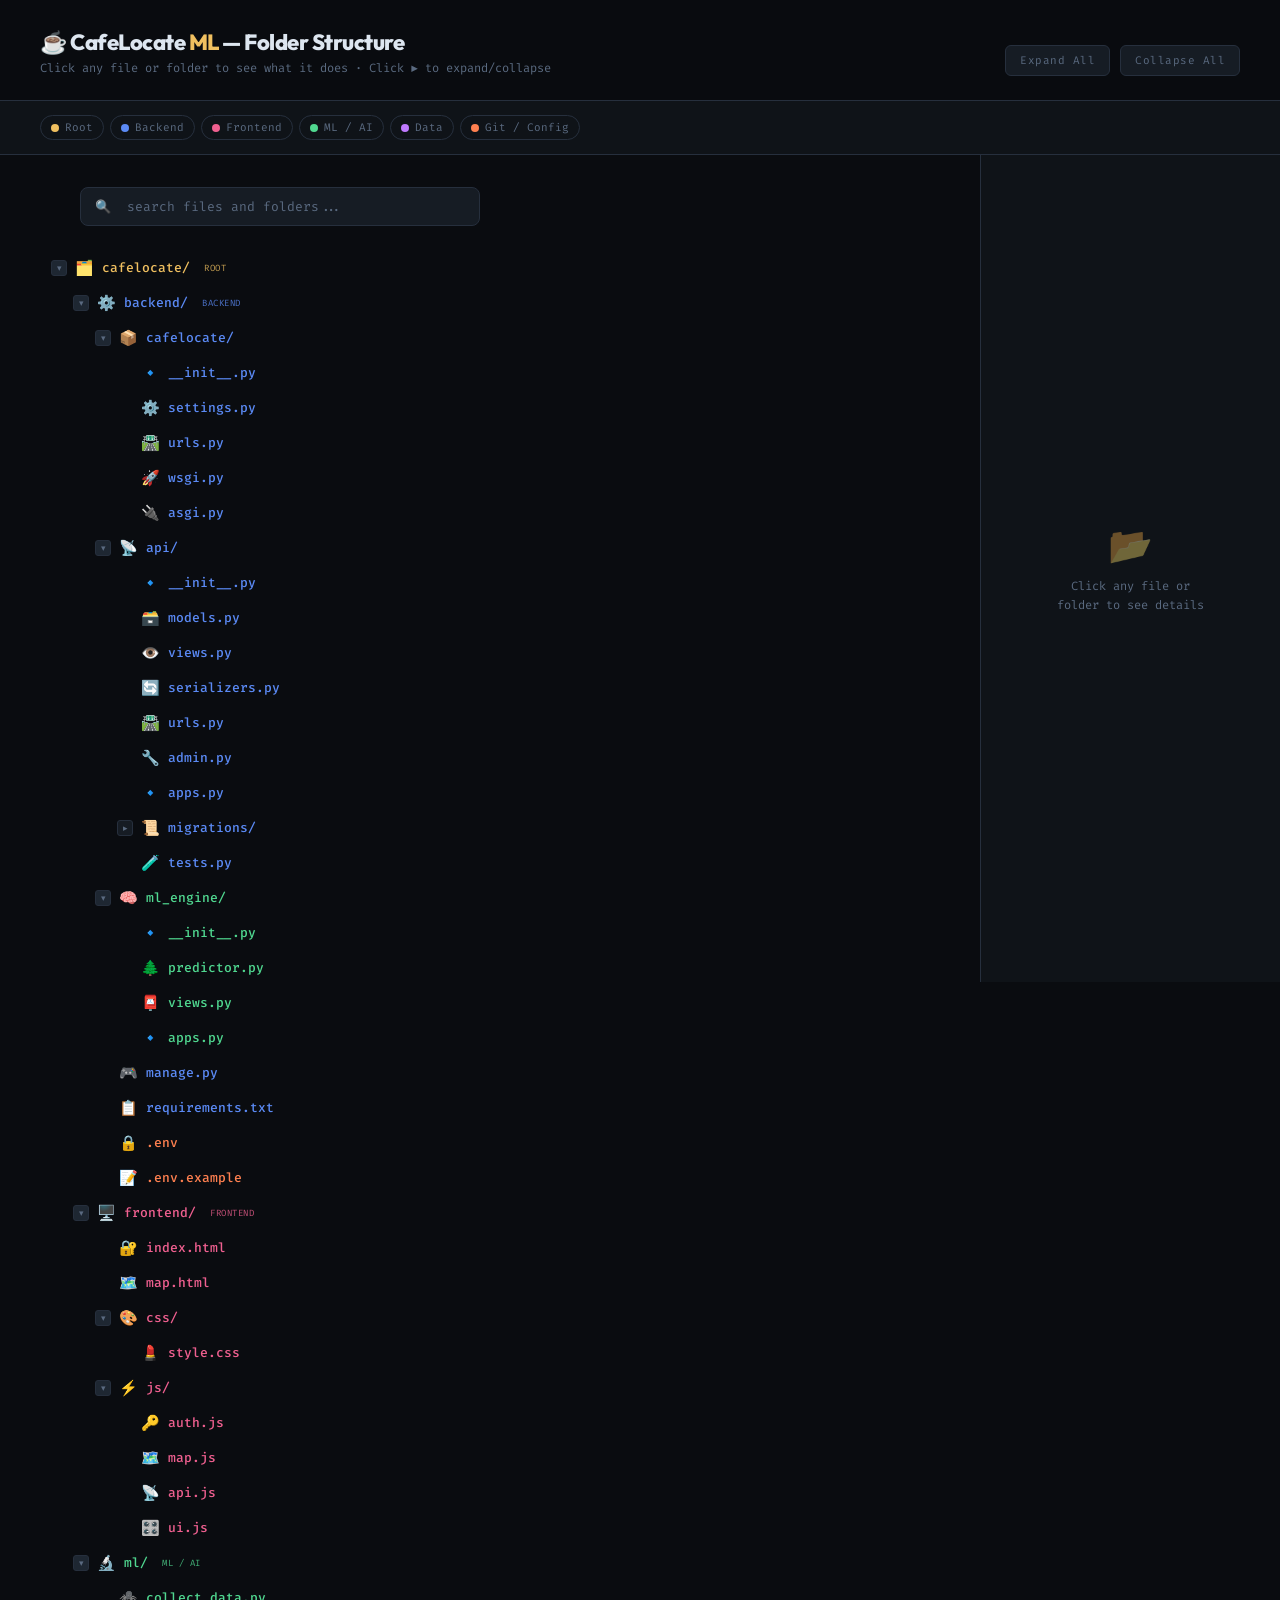
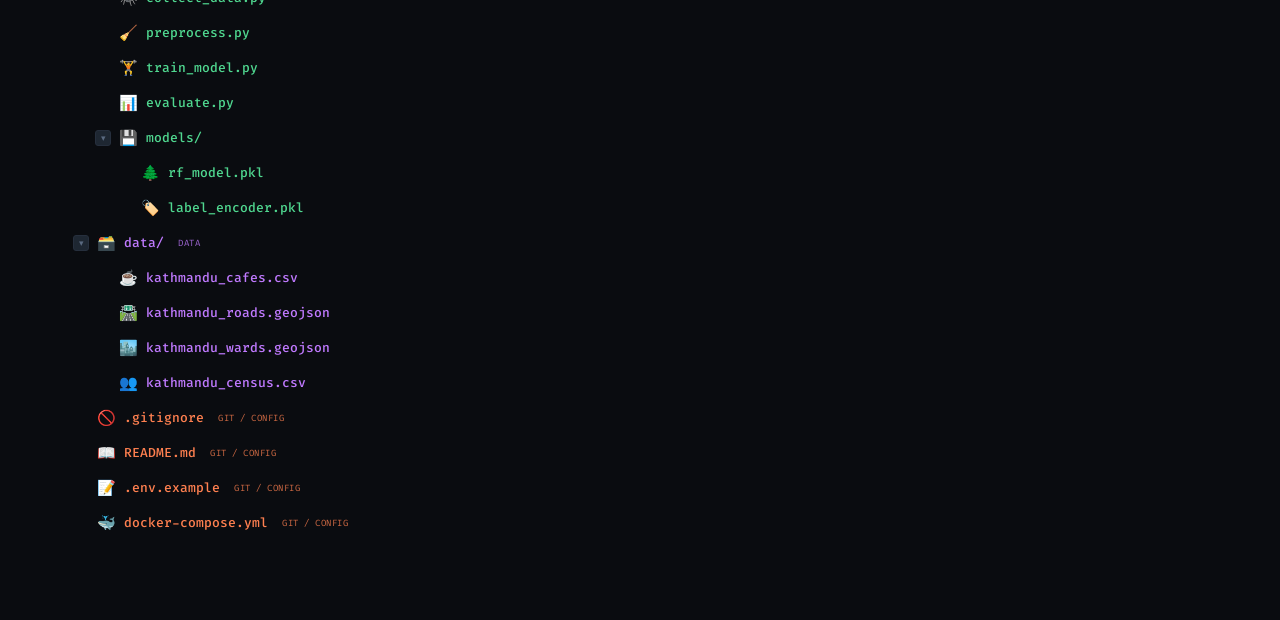
<file: notesForMP/3_folder_tree.html>
<!DOCTYPE html>
<html lang="en">
<head>
<meta charset="UTF-8">
<meta name="viewport" content="width=device-width, initial-scale=1.0">
<title>CafeLocate ML — Folder Structure</title>
<style>
@import url('https://fonts.googleapis.com/css2?family=Fira+Code:wght@300;400;500;600&family=Outfit:wght@300;400;600;700;800&display=swap');

:root {
  --bg: #0a0c10;
  --panel: #0f1318;
  --surface: #161c24;
  --surface2: #1e2732;
  --border: #262f3d;
  --text: #dde6f0;
  --muted: #5a6a80;
  --mono: 'Fira Code', monospace;
  --sans: 'Outfit', sans-serif;

  /* Layer colors */
  --root:     #f0c060;
  --backend:  #5b8af5;
  --frontend: #f06090;
  --ml:       #50d890;
  --data:     #c07aff;
  --git:      #ff8050;
  --config:   #50c8d8;
  --file:     #9baabb;
  --special:  #ffb347;
}

*, *::before, *::after { box-sizing: border-box; margin: 0; padding: 0; }
html, body { height: 100%; }

body {
  background: var(--bg);
  color: var(--text);
  font-family: var(--sans);
  min-height: 100vh;
  padding: 0;
  overflow-x: hidden;
}

/* ── HEADER ── */
.header {
  background: linear-gradient(180deg, #0f1318 0%, transparent 100%);
  border-bottom: 1px solid var(--border);
  padding: 28px 40px 24px;
  display: flex;
  align-items: flex-end;
  justify-content: space-between;
  flex-wrap: wrap;
  gap: 16px;
  position: sticky;
  top: 0;
  z-index: 50;
  backdrop-filter: blur(12px);
  background: rgba(10,12,16,0.92);
}

.header-left h1 {
  font-size: 22px;
  font-weight: 800;
  letter-spacing: -0.5px;
  margin-bottom: 4px;
}
.header-left h1 span { color: var(--root); }
.header-left p { font-size: 12px; color: var(--muted); font-family: var(--mono); }

.header-controls { display: flex; gap: 10px; flex-wrap: wrap; align-items: center; }

.ctrl-btn {
  font-family: var(--mono);
  font-size: 11px;
  padding: 7px 14px;
  border-radius: 6px;
  border: 1px solid var(--border);
  background: var(--surface);
  color: var(--muted);
  cursor: pointer;
  transition: all 0.15s;
  letter-spacing: 0.5px;
}
.ctrl-btn:hover { color: var(--text); border-color: var(--muted); }
.ctrl-btn.active { color: var(--text); background: var(--surface2); border-color: var(--border); }

/* ── LEGEND ── */
.legend {
  display: flex;
  gap: 6px;
  padding: 14px 40px;
  flex-wrap: wrap;
  border-bottom: 1px solid var(--border);
  background: var(--panel);
}

.legend-item {
  display: flex;
  align-items: center;
  gap: 6px;
  font-size: 11px;
  font-family: var(--mono);
  color: var(--muted);
  padding: 4px 10px;
  border-radius: 20px;
  border: 1px solid var(--border);
  cursor: pointer;
  transition: all 0.15s;
  user-select: none;
}
.legend-item:hover { border-color: var(--muted); color: var(--text); }
.legend-item.hidden { opacity: 0.35; }
.legend-dot {
  width: 8px; height: 8px;
  border-radius: 50%;
  flex-shrink: 0;
}

/* ── MAIN LAYOUT ── */
.layout {
  display: flex;
  min-height: calc(100vh - 120px);
}

/* ── TREE PANEL ── */
.tree-panel {
  flex: 1;
  padding: 32px 40px 80px;
  overflow-x: auto;
}

/* ── DETAIL PANEL ── */
.detail-panel {
  width: 300px;
  border-left: 1px solid var(--border);
  background: var(--panel);
  padding: 24px;
  position: sticky;
  top: 73px;
  height: calc(100vh - 73px);
  overflow-y: auto;
  flex-shrink: 0;
}

.detail-empty {
  display: flex;
  flex-direction: column;
  align-items: center;
  justify-content: center;
  height: 100%;
  color: var(--muted);
  text-align: center;
  gap: 10px;
}
.detail-empty .icon { font-size: 36px; opacity: 0.4; }
.detail-empty p { font-size: 12px; font-family: var(--mono); line-height: 1.6; }

.detail-content { display: none; }
.detail-content.visible { display: block; }

.detail-name {
  font-size: 15px;
  font-weight: 700;
  margin-bottom: 4px;
  word-break: break-all;
}
.detail-path {
  font-family: var(--mono);
  font-size: 10px;
  color: var(--muted);
  margin-bottom: 20px;
  word-break: break-all;
  line-height: 1.6;
}
.detail-tag {
  display: inline-block;
  font-family: var(--mono);
  font-size: 10px;
  padding: 3px 9px;
  border-radius: 20px;
  margin-bottom: 16px;
  letter-spacing: 0.5px;
}
.detail-section-title {
  font-size: 10px;
  font-family: var(--mono);
  letter-spacing: 2px;
  text-transform: uppercase;
  color: var(--muted);
  margin-bottom: 8px;
  margin-top: 20px;
}
.detail-desc {
  font-size: 13px;
  color: var(--muted);
  line-height: 1.7;
}
.detail-desc strong { color: var(--text); }

.detail-phase {
  margin-top: 16px;
  padding: 10px 12px;
  background: var(--surface);
  border-radius: 6px;
  border-left: 3px solid var(--border);
  font-size: 12px;
  color: var(--muted);
  font-family: var(--mono);
  line-height: 1.6;
}

/* ── TREE NODE ── */
.tree-root {
  list-style: none;
  padding: 0;
}

.node-wrap {
  position: relative;
  list-style: none;
}

.node-row {
  display: flex;
  align-items: center;
  gap: 0;
  padding: 3px 0;
  position: relative;
}

.node-indent {
  display: flex;
  align-items: center;
  flex-shrink: 0;
}

/* Vertical line segments */
.v-line {
  width: 20px;
  height: 100%;
  position: relative;
  flex-shrink: 0;
  display: flex;
  align-items: center;
}

.node-connector {
  display: flex;
  align-items: center;
  flex-shrink: 0;
  width: 20px;
  height: 28px;
  position: relative;
}

/* The actual clickable node element */
.node-el {
  display: flex;
  align-items: center;
  gap: 8px;
  padding: 5px 10px;
  border-radius: 6px;
  cursor: pointer;
  transition: background 0.12s;
  border: 1px solid transparent;
  user-select: none;
  min-width: 0;
}
.node-el:hover { background: var(--surface); border-color: var(--border); }
.node-el.selected { background: var(--surface2); border-color: var(--border); }

.node-toggle {
  width: 16px;
  height: 16px;
  border-radius: 3px;
  background: var(--surface);
  border: 1px solid var(--border);
  display: flex;
  align-items: center;
  justify-content: center;
  font-size: 9px;
  color: var(--muted);
  flex-shrink: 0;
  transition: all 0.15s;
}
.node-el:hover .node-toggle { border-color: var(--muted); }
.node-toggle.open { background: var(--surface2); }

.node-icon { font-size: 15px; flex-shrink: 0; line-height: 1; }

.node-name {
  font-family: var(--mono);
  font-size: 13px;
  font-weight: 500;
  white-space: nowrap;
}

.node-badge {
  font-family: var(--mono);
  font-size: 9px;
  padding: 1px 6px;
  border-radius: 3px;
  letter-spacing: 0.5px;
  flex-shrink: 0;
  opacity: 0.8;
}

.node-desc {
  font-size: 11px;
  color: var(--muted);
  white-space: nowrap;
  font-family: var(--mono);
  flex-shrink: 0;
}

/* Children list */
.node-children {
  padding-left: 0;
  list-style: none;
  overflow: hidden;
  transition: max-height 0.25s ease, opacity 0.2s;
}
.node-children.collapsed {
  max-height: 0 !important;
  opacity: 0;
}

/* Tree lines drawn with CSS */
.tree-lines {
  position: relative;
}

/* ── SVG CONNECTOR LINES ── */
svg.connectors {
  position: absolute;
  top: 0; left: 0;
  pointer-events: none;
  overflow: visible;
}

/* ── SEARCH ── */
.search-wrap {
  padding: 0 40px 0;
  margin-bottom: 24px;
}
.search-input {
  width: 100%;
  max-width: 400px;
  background: var(--surface);
  border: 1px solid var(--border);
  border-radius: 8px;
  padding: 10px 14px;
  font-family: var(--mono);
  font-size: 13px;
  color: var(--text);
  outline: none;
  transition: border-color 0.15s;
}
.search-input:focus { border-color: var(--muted); }
.search-input::placeholder { color: var(--muted); }

.node-wrap.search-hidden { display: none; }
.node-name.highlight { color: var(--root); background: rgba(240,192,96,0.15); border-radius: 2px; padding: 0 2px; }

@media (max-width: 700px) {
  .detail-panel { display: none; }
  .header { padding: 16px 20px; }
  .tree-panel { padding: 20px 16px 60px; }
  .legend { padding: 12px 20px; }
  .search-wrap { padding: 0 20px; }
}
</style>
</head>
<body>

<!-- HEADER -->
<div class="header">
  <div class="header-left">
    <h1>☕ CafeLocate <span>ML</span> — Folder Structure</h1>
    <p>Click any file or folder to see what it does · Click ▶ to expand/collapse</p>
  </div>
  <div class="header-controls">
    <button class="ctrl-btn" onclick="expandAll()">Expand All</button>
    <button class="ctrl-btn" onclick="collapseAll()">Collapse All</button>
  </div>
</div>

<!-- LEGEND -->
<div class="legend">
  <div class="legend-item" data-layer="root" onclick="filterLayer(this)"><div class="legend-dot" style="background:var(--root)"></div>Root</div>
  <div class="legend-item" data-layer="backend" onclick="filterLayer(this)"><div class="legend-dot" style="background:var(--backend)"></div>Backend</div>
  <div class="legend-item" data-layer="frontend" onclick="filterLayer(this)"><div class="legend-dot" style="background:var(--frontend)"></div>Frontend</div>
  <div class="legend-item" data-layer="ml" onclick="filterLayer(this)"><div class="legend-dot" style="background:var(--ml)"></div>ML / AI</div>
  <div class="legend-item" data-layer="data" onclick="filterLayer(this)"><div class="legend-dot" style="background:var(--data)"></div>Data</div>
  <div class="legend-item" data-layer="git" onclick="filterLayer(this)"><div class="legend-dot" style="background:var(--git)"></div>Git / Config</div>
</div>

<!-- LAYOUT -->
<div class="layout">
  <div class="tree-panel">
    <div class="search-wrap">
      <input class="search-input" type="text" placeholder="🔍  search files and folders..." oninput="searchTree(this.value)" />
    </div>
    <ul class="tree-root" id="treeRoot"></ul>
  </div>

  <aside class="detail-panel" id="detailPanel">
    <div class="detail-empty" id="detailEmpty">
      <div class="icon">📂</div>
      <p>Click any file or<br>folder to see details</p>
    </div>
    <div class="detail-content" id="detailContent"></div>
  </aside>
</div>

<script>
// ══════════════════════════════════════════════════════
// DATA — Full project tree
// ══════════════════════════════════════════════════════
const TREE = {
  name: 'cafelocate/',
  icon: '🗂️',
  layer: 'root',
  type: 'folder',
  open: true,
  phase: 'Phase 1 — Created manually (mkdir cafelocate)',
  desc: 'The <strong>root folder</strong> of the entire project. Everything lives inside here. This is what you push to GitHub. Each subfolder is a different concern of the system.',
  children: [
    {
      name: 'backend/',
      icon: '⚙️',
      layer: 'backend',
      type: 'folder',
      open: true,
      phase: 'Phase 1 — Created by: django-admin startproject',
      desc: 'The <strong>Django server</strong>. Contains all Python code — the REST API, database models, ML serving, and server configuration. This is the brain of the system. Run with <strong>python manage.py runserver</strong>.',
      children: [
        {
          name: 'cafelocate/',
          icon: '📦',
          layer: 'backend',
          type: 'folder',
          open: true,
          phase: 'Phase 1 — Auto-generated by Django',
          desc: 'The <strong>Django project package</strong>. This inner folder (same name as the root) holds the project-wide settings, URL routing, and server entry points. It is NOT an app — it\'s the control center.',
          children: [
            { name: '__init__.py',  icon: '🔹', layer: 'backend', type: 'file', phase: 'Phase 1 — Auto-generated', desc: 'Empty file that tells Python "this folder is a package." <strong>Never edit this.</strong>' },
            { name: 'settings.py', icon: '⚙️', layer: 'backend', type: 'file', phase: 'Phase 1 — Edit immediately', desc: '<strong>The most important config file.</strong> Controls: installed apps, database connection, secret key, allowed hosts, CORS settings, static files, and more. You edit this frequently throughout all phases.' },
            { name: 'urls.py',     icon: '🛣️', layer: 'backend', type: 'file', phase: 'Phase 2+ — Edit when adding routes', desc: '<strong>The URL router.</strong> Maps URL paths to view functions. Example: <strong>/api/cafes/</strong> → calls <strong>api.views.NearbyView</strong>. Every new API endpoint gets registered here.' },
            { name: 'wsgi.py',     icon: '🚀', layer: 'backend', type: 'file', phase: 'Phase 7 — Deployment only', desc: 'Web Server Gateway Interface entry point. Used by production servers (Gunicorn, uWSGI) to serve Django. <strong>Don\'t touch during development.</strong>' },
            { name: 'asgi.py',     icon: '🔌', layer: 'backend', type: 'file', phase: 'Phase 7 — Optional', desc: 'Async server entry point. Not needed for this project unless you add WebSocket support later.' },
          ]
        },
        {
          name: 'api/',
          icon: '📡',
          layer: 'backend',
          type: 'folder',
          open: true,
          phase: 'Phase 1 — Created by: python manage.py startapp api',
          desc: '<strong>The API Django app.</strong> Handles all the REST endpoints that the frontend calls. When the map sends a request like "give me cafés near this point," this app handles it.',
          children: [
            { name: '__init__.py',    icon: '🔹', layer: 'backend', type: 'file', phase: 'Phase 1 — Auto-generated', desc: 'Makes this folder a Python package. <strong>Never edit.</strong>' },
            { name: 'models.py',      icon: '🗃️', layer: 'backend', type: 'file', phase: 'Phase 2 — Define DB tables', desc: '<strong>Database table definitions in Python.</strong> You define classes here like <strong>Cafe</strong>, <strong>Ward</strong>, <strong>Road</strong>. Django reads these and creates the actual SQL tables via migrations.' },
            { name: 'views.py',       icon: '👁️', layer: 'backend', type: 'file', phase: 'Phase 3 — Core API logic', desc: '<strong>The logic layer.</strong> Contains functions/classes that run when an API endpoint is called. Each view: receives request → processes data → returns JSON response. This is where you write buffer analysis, suitability scoring, etc.' },
            { name: 'serializers.py', icon: '🔄', layer: 'backend', type: 'file', phase: 'Phase 3 — Created with views', desc: '<strong>Converts Python objects ↔ JSON.</strong> When a Cafe model object comes from the database, the serializer turns it into JSON that the frontend can read. Also validates incoming request data.' },
            { name: 'urls.py',        icon: '🛣️', layer: 'backend', type: 'file', phase: 'Phase 3 — Created with views', desc: '<strong>API-level URL routes.</strong> Example: path("cafes/nearby/", NearbyView.as_view()). Plugged into the main urls.py with a prefix like /api/.' },
            { name: 'admin.py',       icon: '🔧', layer: 'backend', type: 'file', phase: 'Phase 2 — Register models', desc: 'Registers your models with Django\'s built-in admin panel. After registering, you can view/edit Cafe records at <strong>/admin/</strong> in the browser.' },
            { name: 'apps.py',        icon: '🔹', layer: 'backend', type: 'file', phase: 'Phase 1 — Auto-generated', desc: 'App configuration. Tells Django the name of this app. <strong>Rarely edited.</strong>' },
            { name: 'migrations/',    icon: '📜', layer: 'backend', type: 'folder', open: false, phase: 'Phase 2+ — Auto-generated by Django', desc: '<strong>Auto-generated database migration files.</strong> Every time you change models.py and run <strong>python manage.py makemigrations</strong>, Django creates a new file here describing what changed. Never edit manually.', children: [
              { name: '0001_initial.py', icon: '📄', layer: 'backend', type: 'file', phase: 'Auto-generated', desc: 'First migration — creates all initial database tables. Auto-generated by Django. Do not edit.' },
              { name: '...', icon: '📄', layer: 'backend', type: 'file', phase: 'Auto-generated each time', desc: 'New migration files are created each time you change models.py and run makemigrations.' },
            ]},
            { name: 'tests.py',       icon: '🧪', layer: 'backend', type: 'file', phase: 'Phase 6 — Testing', desc: 'Unit tests for API views and logic. Run with <strong>python manage.py test</strong>. Write tests for buffer analysis, suitability scoring, and recommendation logic.' },
          ]
        },
        {
          name: 'ml_engine/',
          icon: '🧠',
          layer: 'ml',
          type: 'folder',
          open: true,
          phase: 'Phase 1 — Created by: python manage.py startapp ml_engine',
          desc: '<strong>The ML serving Django app.</strong> Loads the trained Random Forest model (.pkl) and exposes a /api/predict/ endpoint. When the backend needs a prediction, it calls this app.',
          children: [
            { name: '__init__.py', icon: '🔹', layer: 'ml', type: 'file', phase: 'Phase 1 — Auto-generated', desc: 'Makes this folder a Python package. Never edit.' },
            { name: 'predictor.py', icon: '🌲', layer: 'ml', type: 'file', phase: 'Phase 4 — ML integration', desc: '<strong>Loads and runs the ML model.</strong> Uses joblib to load rf_model.pkl on server startup. Has a predict(features) function that accepts a feature vector and returns the predicted café type and confidence score.' },
            { name: 'views.py',    icon: '📮', layer: 'ml', type: 'file', phase: 'Phase 4 — ML endpoint', desc: '<strong>The /api/predict/ endpoint.</strong> Receives spatial features from the main API, passes them to predictor.py, and returns JSON like { "predicted_type": "Bakery Café", "confidence": 0.87 }.' },
            { name: 'apps.py',     icon: '🔹', layer: 'ml', type: 'file', phase: 'Phase 1 — Auto-generated', desc: 'App configuration for ml_engine. Auto-generated by Django.' },
          ]
        },
        { name: 'manage.py',       icon: '🎮', layer: 'backend', type: 'file', phase: 'Phase 1 — Auto-generated, never edit', desc: '<strong>Django\'s command runner.</strong> You use this constantly:<br>• <strong>python manage.py runserver</strong> — start dev server<br>• <strong>python manage.py migrate</strong> — apply DB changes<br>• <strong>python manage.py makemigrations</strong> — generate migration files<br>• <strong>python manage.py createsuperuser</strong> — create admin user' },
        { name: 'requirements.txt', icon: '📋', layer: 'backend', type: 'file', phase: 'Phase 1 — Create first, install from it', desc: '<strong>The package shopping list.</strong> Lists every Python library the project needs with exact version numbers. Share this with teammates — they run <strong>pip install -r requirements.txt</strong> to install everything at once.' },
        { name: '.env',            icon: '🔒', layer: 'git', type: 'file', phase: 'Phase 1 — Create, NEVER commit to Git', desc: '<strong>Secret keys and passwords.</strong> Contains DATABASE_URL, GOOGLE_API_KEY, SECRET_KEY, etc. This file NEVER goes to GitHub — it\'s in .gitignore. Each team member creates their own copy.' },
        { name: '.env.example',    icon: '📝', layer: 'git', type: 'file', phase: 'Phase 1 — Create and commit to Git', desc: 'Same structure as .env but with <strong>empty values</strong>. This IS committed to Git so teammates know what variables they need to fill in.' },
      ]
    },
    {
      name: 'frontend/',
      icon: '🖥️',
      layer: 'frontend',
      type: 'folder',
      open: true,
      phase: 'Phase 1 — Created by: mkdir frontend',
      desc: '<strong>All user-facing HTML, CSS, and JavaScript.</strong> This is what runs in the user\'s browser. Contains the Leaflet.js map, login page, results sidebar, and all the logic that calls the Django API.',
      children: [
        { name: 'index.html', icon: '🔐', layer: 'frontend', type: 'file', phase: 'Phase 5 — Frontend development', desc: '<strong>The login page.</strong> Shows the Google Sign-In button. After successful OAuth login, redirects the user to map.html with their token.' },
        { name: 'map.html',   icon: '🗺️', layer: 'frontend', type: 'file', phase: 'Phase 5 — Main UI', desc: '<strong>The main map dashboard.</strong> Contains the Leaflet.js map div, the café type dropdown, the analyze button, and the results sidebar panel. This is the core UI page users interact with.' },
        {
          name: 'css/',
          icon: '🎨',
          layer: 'frontend',
          type: 'folder',
          open: true,
          phase: 'Phase 5 — Created with frontend dev',
          desc: 'Stylesheets folder. Keeps CSS separate from HTML for cleaner code.',
          children: [
            { name: 'style.css', icon: '💄', layer: 'frontend', type: 'file', phase: 'Phase 5 — Styling', desc: '<strong>All visual styles.</strong> Map layout, sidebar styles, results cards, loading states, dropdown, marker popups. Imported by both index.html and map.html.' },
          ]
        },
        {
          name: 'js/',
          icon: '⚡',
          layer: 'frontend',
          type: 'folder',
          open: true,
          phase: 'Phase 5 — Created with frontend dev',
          desc: 'JavaScript files folder. Split by responsibility — each file does one specific job.',
          children: [
            { name: 'auth.js',  icon: '🔑', layer: 'frontend', type: 'file', phase: 'Phase 5 — Auth logic', desc: '<strong>Google Sign-In logic.</strong> Initializes the Google Identity Services library, handles the OAuth callback, stores the JWT token in localStorage, and checks authentication on page load.' },
            { name: 'map.js',   icon: '🗺️', layer: 'frontend', type: 'file', phase: 'Phase 5 — Map logic', desc: '<strong>Leaflet.js map controller.</strong> Initializes the map centered on Kathmandu, handles map click events, places the pin marker, draws the 500m circle buffer, adds café markers with popups, and manages the heatmap overlay.' },
            { name: 'api.js',   icon: '📡', layer: 'frontend', type: 'file', phase: 'Phase 5 — API calls', desc: '<strong>All calls to the Django backend.</strong> Functions like getNearby(lat, lng), getPrediction(features), getTop5(lat, lng). Handles fetch(), attaches auth headers, parses responses, and passes data to map.js and ui.js.' },
            { name: 'ui.js',    icon: '🎛️', layer: 'frontend', type: 'file', phase: 'Phase 5 — UI updates', desc: '<strong>DOM manipulation.</strong> Updates the results sidebar with top-5 café cards, shows the prediction badge, renders suitability metric bars, handles loading spinners, and manages error messages.' },
          ]
        }
      ]
    },
    {
      name: 'ml/',
      icon: '🔬',
      layer: 'ml',
      type: 'folder',
      open: true,
      phase: 'Phase 1 — Created by: mkdir ml',
      desc: '<strong>Standalone ML pipeline scripts.</strong> These are run once (or occasionally) to train the model — NOT part of the web server. You run these from the terminal to collect data, process it, train the model, and save it as a .pkl file.',
      children: [
        { name: 'collect_data.py', icon: '🕷️', layer: 'ml', type: 'file', phase: 'Phase 2 — Data collection', desc: '<strong>Scrapes café data from Google Places API.</strong> Loops a grid of points across Kathmandu, calls the nearbySearch endpoint for each, and saves results to data/kathmandu_cafes.csv. Run once with: <strong>python collect_data.py</strong>' },
        { name: 'preprocess.py',   icon: '🧹', layer: 'ml', type: 'file', phase: 'Phase 4 — Feature engineering', desc: '<strong>Cleans and transforms raw data into ML features.</strong> For each café in the CSV, computes: competitor_count, avg_rating_in_radius, road_length_m, population_density. Outputs a clean feature matrix CSV ready for training.' },
        { name: 'train_model.py',  icon: '🏋️', layer: 'ml', type: 'file', phase: 'Phase 4 — Model training', desc: '<strong>Trains the Random Forest classifier.</strong> Loads the feature matrix, splits into train/test sets (80/20), fits RandomForestClassifier, and saves the trained model to <strong>ml/models/rf_model.pkl</strong>.' },
        { name: 'evaluate.py',     icon: '📊', layer: 'ml', type: 'file', phase: 'Phase 4 — Model evaluation', desc: '<strong>Measures model performance.</strong> Prints accuracy, precision, recall, and F1-score for each café type. Also plots a confusion matrix. Run this after training to decide if the model is good enough.' },
        {
          name: 'models/',
          icon: '💾',
          layer: 'ml',
          type: 'folder',
          open: true,
          phase: 'Phase 4 — Created by train_model.py',
          desc: 'Stores the trained binary model files. These are NOT committed to Git (listed in .gitignore) because .pkl files can be large. Copy to backend when ready to serve.',
          children: [
            { name: 'rf_model.pkl',      icon: '🌲', layer: 'ml', type: 'file', phase: 'Phase 4 — Output of train_model.py', desc: '<strong>The trained Random Forest model.</strong> Binary file created by joblib.dump(). The Django backend (ml_engine/predictor.py) loads this file on startup to serve predictions. Regenerate by re-running train_model.py.' },
            { name: 'label_encoder.pkl', icon: '🏷️', layer: 'ml', type: 'file', phase: 'Phase 4 — Output of train_model.py', desc: '<strong>Maps café type numbers back to names.</strong> The model outputs integers (0, 1, 2, 3). This encoder translates them to "Coffee Shop", "Bakery", etc. Must be saved alongside rf_model.pkl.' },
          ]
        }
      ]
    },
    {
      name: 'data/',
      icon: '🗃️',
      layer: 'data',
      type: 'folder',
      open: true,
      phase: 'Phase 1 — Created by: mkdir data',
      desc: '<strong>Raw collected datasets.</strong> These files are the raw input data for the ML pipeline. Not committed to Git (large files). Each file is collected/downloaded in Phase 2.',
      children: [
        { name: 'kathmandu_cafes.csv',   icon: '☕', layer: 'data', type: 'file', phase: 'Phase 2 — Output of collect_data.py', desc: '<strong>All cafés in Kathmandu from Google Places API.</strong> Columns: place_id, name, lat, lng, type, rating, review_count, price_level, is_operational. This is the primary training data source.' },
        { name: 'kathmandu_roads.geojson', icon: '🛣️', layer: 'data', type: 'file', phase: 'Phase 2 — Downloaded from Overpass API', desc: '<strong>Road network of Kathmandu from OpenStreetMap.</strong> GeoJSON format with LINESTRING geometries for every road. Used to compute road accessibility scores in the buffer analysis.' },
        { name: 'kathmandu_wards.geojson', icon: '🏙️', layer: 'data', type: 'file', phase: 'Phase 2 — Downloaded from OpenData Nepal', desc: '<strong>Administrative ward boundaries.</strong> POLYGON geometries for each of Kathmandu\'s 32 wards. Used for the spatial join with census population data.' },
        { name: 'kathmandu_census.csv',    icon: '👥', layer: 'data', type: 'file', phase: 'Phase 2 — Downloaded from NSO Nepal', desc: '<strong>Nepal Census 2021 ward-level data.</strong> Columns: ward_no, population, households, area_sqkm, pop_density. Downloaded from censusnepal.cbs.gov.np.' },
      ]
    },
    { name: '.gitignore',        icon: '🚫', layer: 'git', type: 'file', phase: 'Phase 1 — Create before first git commit', desc: '<strong>Tells Git what to ignore.</strong> Critical entries: <strong>venv/</strong> (huge, reproducible), <strong>.env</strong> (secret keys!), <strong>*.pkl</strong> (large binary files), <strong>__pycache__/</strong> (auto-generated bytecode), <strong>data/*.csv</strong> (large datasets). Always create this BEFORE your first git add .' },
    { name: 'README.md',         icon: '📖', layer: 'git', type: 'file', phase: 'Phase 1 — Write a basic one now', desc: '<strong>Project documentation on GitHub.</strong> Should explain: what the project does, how to set it up (link to setup guide), how to run it, team members. GitHub shows this automatically on the repo homepage.' },
    { name: '.env.example',      icon: '📝', layer: 'git', type: 'file', phase: 'Phase 1 — Commit this one (not .env)', desc: '<strong>Template for the .env file.</strong> Has the same variable names as .env but with empty/placeholder values. Teammates copy this, rename to .env, and fill in their own values.' },
    { name: 'docker-compose.yml', icon: '🐳', layer: 'git', type: 'file', phase: 'Phase 7 — Optional, for deployment', desc: '<strong>Orchestrates all services with one command.</strong> Optional but powerful — defines Django, PostgreSQL, and PostGIS as containers. Run <strong>docker-compose up</strong> to start everything. Great for deployment and onboarding new teammates.' },
  ]
};

// ══════════════════════════════════════════════════════
// LAYER COLORS
// ══════════════════════════════════════════════════════
const LAYER_COLORS = {
  root:     'var(--root)',
  backend:  'var(--backend)',
  frontend: 'var(--frontend)',
  ml:       'var(--ml)',
  data:     'var(--data)',
  git:      'var(--git)',
  config:   'var(--config)',
  file:     'var(--file)',
};

const LAYER_LABELS = {
  root: 'ROOT', backend: 'BACKEND', frontend: 'FRONTEND',
  ml: 'ML / AI', data: 'DATA', git: 'GIT / CONFIG',
};

// ══════════════════════════════════════════════════════
// BUILD TREE
// ══════════════════════════════════════════════════════
let selectedEl = null;

function buildTree(node, depth = 0) {
  const li = document.createElement('li');
  li.className = 'node-wrap';
  li.dataset.name = node.name.toLowerCase();
  li.dataset.layer = node.layer;

  const row = document.createElement('div');
  row.className = 'node-row';

  // Indent spacers
  const indent = document.createElement('div');
  indent.className = 'node-indent';
  indent.style.paddingLeft = (depth * 22) + 'px';
  row.appendChild(indent);

  // Clickable node element
  const el = document.createElement('div');
  el.className = 'node-el';

  // Toggle button for folders
  if (node.type === 'folder' && node.children) {
    const toggle = document.createElement('div');
    toggle.className = 'node-toggle' + (node.open ? ' open' : '');
    toggle.textContent = node.open ? '▾' : '▸';
    el.appendChild(toggle);
  } else {
    const spacer = document.createElement('div');
    spacer.style.width = '16px';
    el.appendChild(spacer);
  }

  // Icon
  const icon = document.createElement('span');
  icon.className = 'node-icon';
  icon.textContent = node.icon;
  el.appendChild(icon);

  // Name
  const name = document.createElement('span');
  name.className = 'node-name';
  name.textContent = node.name;
  name.style.color = LAYER_COLORS[node.layer] || 'var(--file)';
  el.appendChild(name);

  // Layer badge
  if (depth <= 1) {
    const badge = document.createElement('span');
    badge.className = 'node-badge';
    badge.textContent = LAYER_LABELS[node.layer] || '';
    badge.style.background = `${LAYER_COLORS[node.layer]}22`;
    badge.style.color = LAYER_COLORS[node.layer];
    badge.style.border = `1px solid ${LAYER_COLORS[node.layer]}44`;
    el.appendChild(badge);
  }

  row.appendChild(el);
  li.appendChild(row);

  // Children
  let childrenUl = null;
  if (node.type === 'folder' && node.children) {
    childrenUl = document.createElement('ul');
    childrenUl.className = 'node-children' + (node.open ? '' : ' collapsed');

    node.children.forEach(child => {
      childrenUl.appendChild(buildTree(child, depth + 1));
    });
    li.appendChild(childrenUl);

    // Toggle click
    el.addEventListener('click', (e) => {
      const toggle = el.querySelector('.node-toggle');
      const isOpen = !childrenUl.classList.contains('collapsed');
      childrenUl.classList.toggle('collapsed');
      if (toggle) {
        toggle.textContent = isOpen ? '▸' : '▾';
        toggle.classList.toggle('open', !isOpen);
      }
    });
  }

  // Select click for detail panel
  el.addEventListener('click', (e) => {
    if (selectedEl) selectedEl.classList.remove('selected');
    el.classList.add('selected');
    selectedEl = el;
    showDetail(node);
  });

  return li;
}

// ══════════════════════════════════════════════════════
// DETAIL PANEL
// ══════════════════════════════════════════════════════
function showDetail(node) {
  const empty = document.getElementById('detailEmpty');
  const content = document.getElementById('detailContent');

  empty.style.display = 'none';
  content.classList.add('visible');

  const color = LAYER_COLORS[node.layer] || 'var(--file)';
  const label = LAYER_LABELS[node.layer] || '';

  content.innerHTML = `
    <div class="detail-name" style="color:${color}">${node.icon} ${node.name}</div>
    <div class="detail-path">${node.type === 'folder' ? '📁 Folder' : '📄 File'} · Layer: ${label}</div>
    <div class="detail-tag" style="background:${color}22;color:${color};border:1px solid ${color}44">${label}</div>

    <div class="detail-section-title">What it does</div>
    <div class="detail-desc">${node.desc || 'No description available.'}</div>

    <div class="detail-section-title">When it\'s created</div>
    <div class="detail-phase">${node.phase || '—'}</div>
  `;
}

// ══════════════════════════════════════════════════════
// EXPAND / COLLAPSE ALL
// ══════════════════════════════════════════════════════
function expandAll() {
  document.querySelectorAll('.node-children').forEach(ul => ul.classList.remove('collapsed'));
  document.querySelectorAll('.node-toggle').forEach(t => { t.textContent = '▾'; t.classList.add('open'); });
}

function collapseAll() {
  document.querySelectorAll('.node-children').forEach(ul => ul.classList.add('collapsed'));
  document.querySelectorAll('.node-toggle').forEach(t => { t.textContent = '▸'; t.classList.remove('open'); });
}

// ══════════════════════════════════════════════════════
// SEARCH
// ══════════════════════════════════════════════════════
function searchTree(query) {
  const q = query.toLowerCase().trim();
  document.querySelectorAll('.node-wrap').forEach(li => {
    if (!q) {
      li.classList.remove('search-hidden');
      li.querySelectorAll('.node-name').forEach(n => n.classList.remove('highlight'));
      return;
    }
    const name = li.dataset.name || '';
    if (name.includes(q)) {
      li.classList.remove('search-hidden');
      // Show all ancestors
      let parent = li.parentElement;
      while (parent && !parent.classList.contains('tree-root')) {
        if (parent.classList.contains('node-children')) parent.classList.remove('collapsed');
        if (parent.classList.contains('node-wrap')) parent.classList.remove('search-hidden');
        parent = parent.parentElement;
      }
    } else {
      li.classList.add('search-hidden');
    }
  });
}

// ══════════════════════════════════════════════════════
// LAYER FILTER
// ══════════════════════════════════════════════════════
let hiddenLayers = new Set();

function filterLayer(el) {
  const layer = el.dataset.layer;
  if (hiddenLayers.has(layer)) {
    hiddenLayers.delete(layer);
    el.classList.remove('hidden');
  } else {
    hiddenLayers.add(layer);
    el.classList.add('hidden');
  }
  document.querySelectorAll('.node-wrap').forEach(li => {
    if (hiddenLayers.has(li.dataset.layer)) {
      li.classList.add('search-hidden');
    } else {
      li.classList.remove('search-hidden');
    }
  });
}

// ══════════════════════════════════════════════════════
// INIT
// ══════════════════════════════════════════════════════
document.addEventListener('DOMContentLoaded', () => {
  const root = document.getElementById('treeRoot');
  root.appendChild(buildTree(TREE, 0));
});
</script>
</body>
</html>
</file>
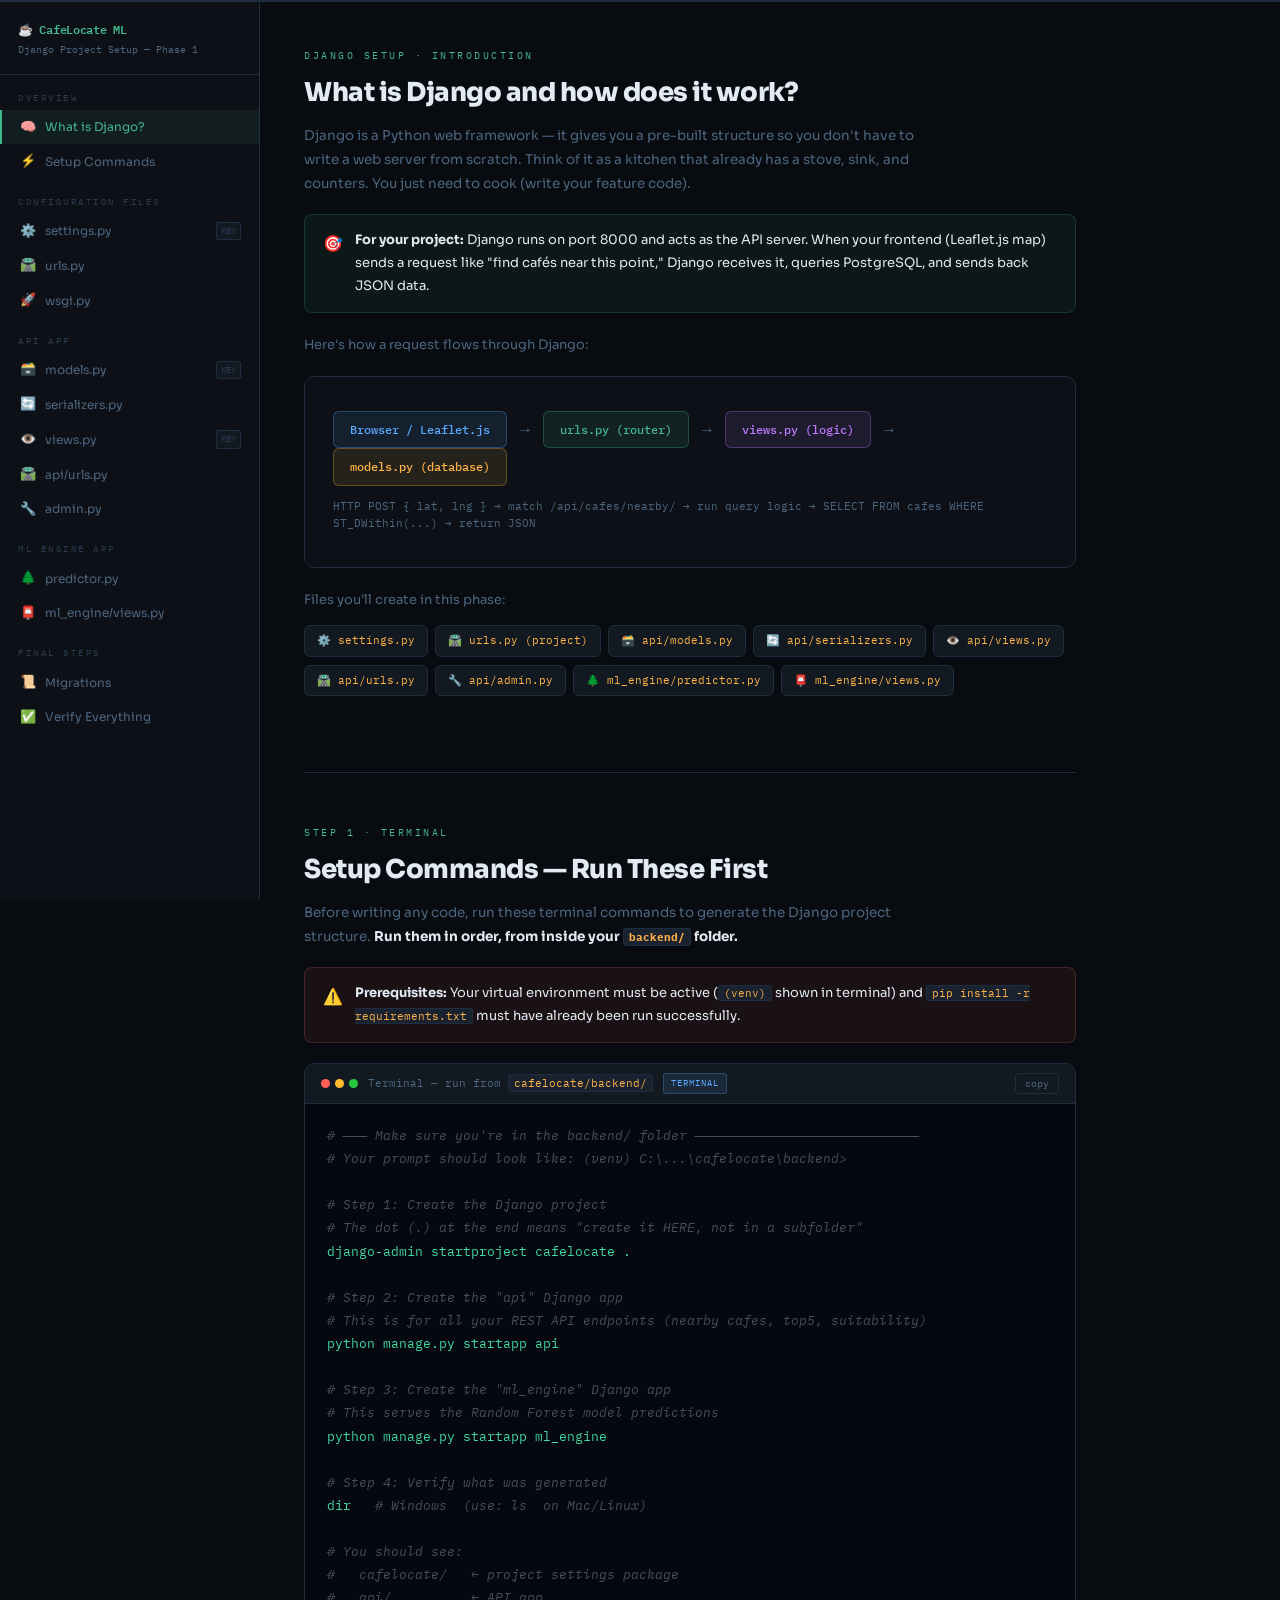
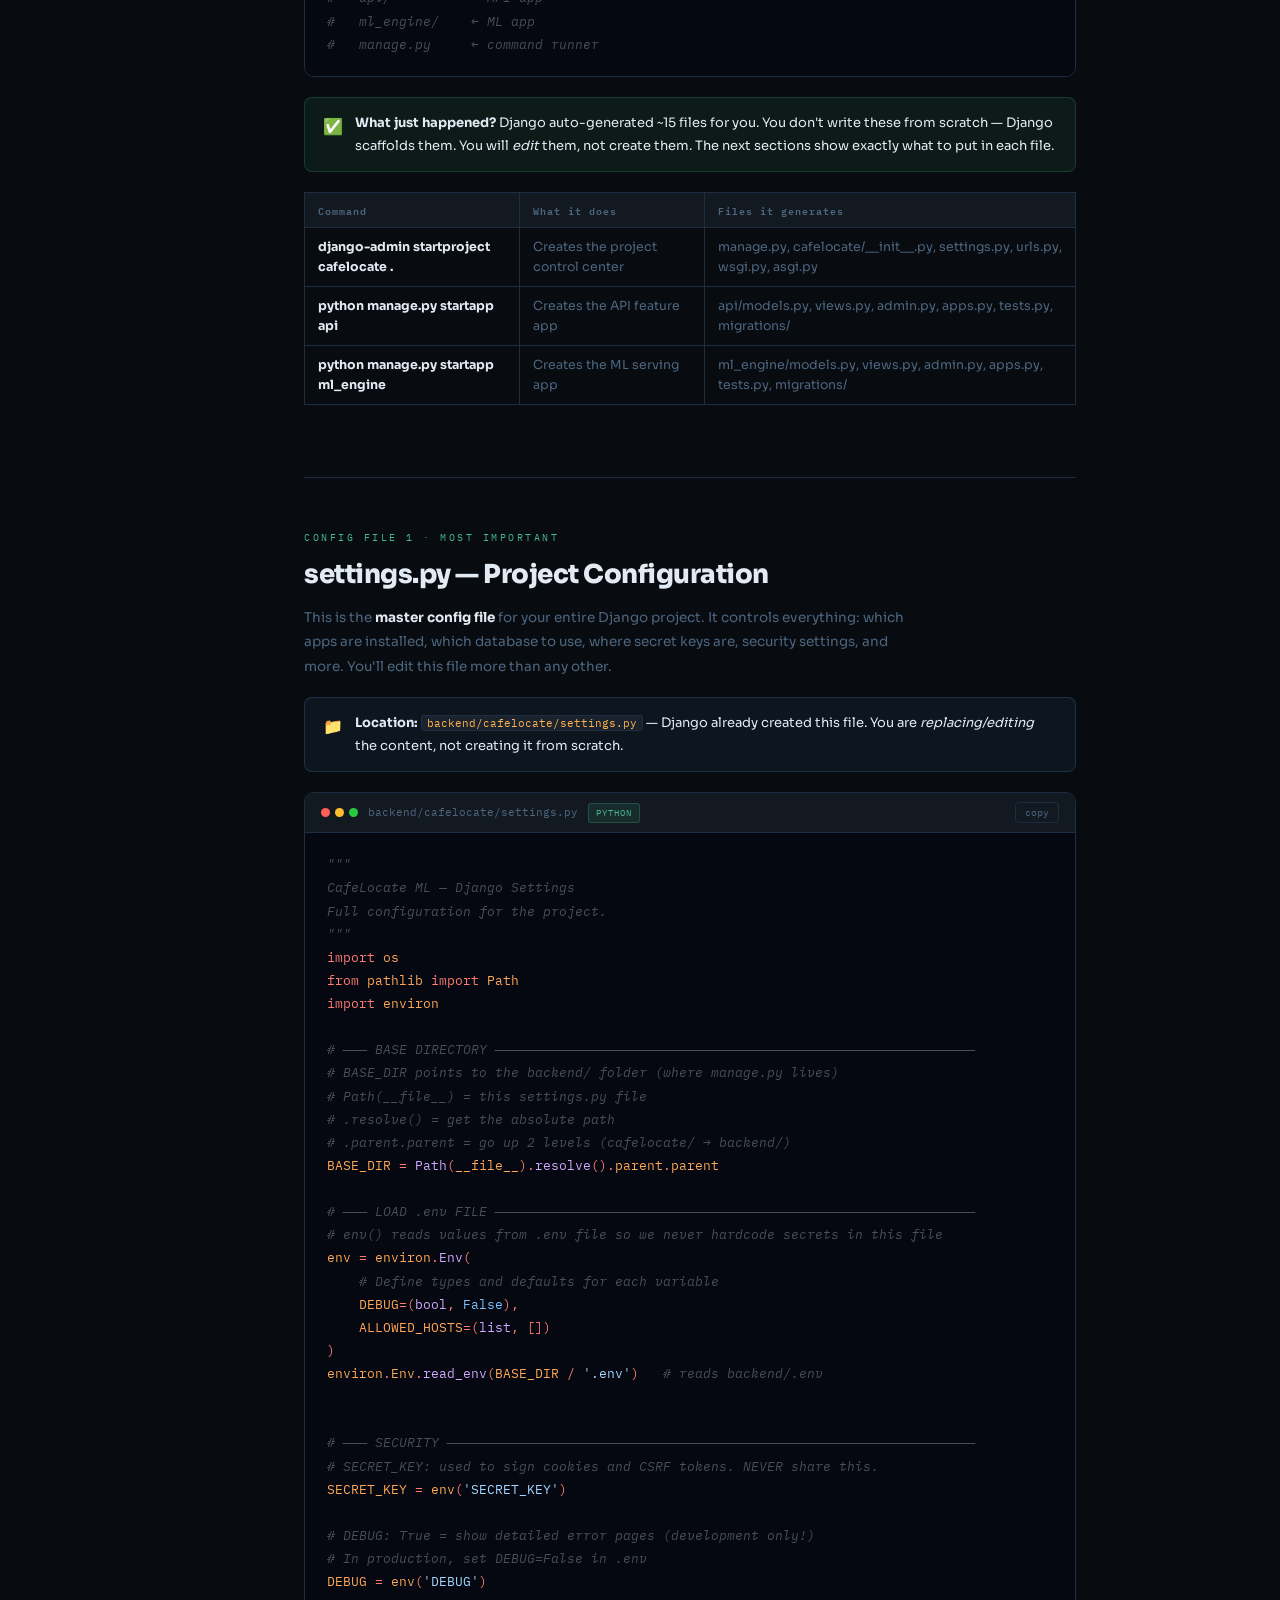
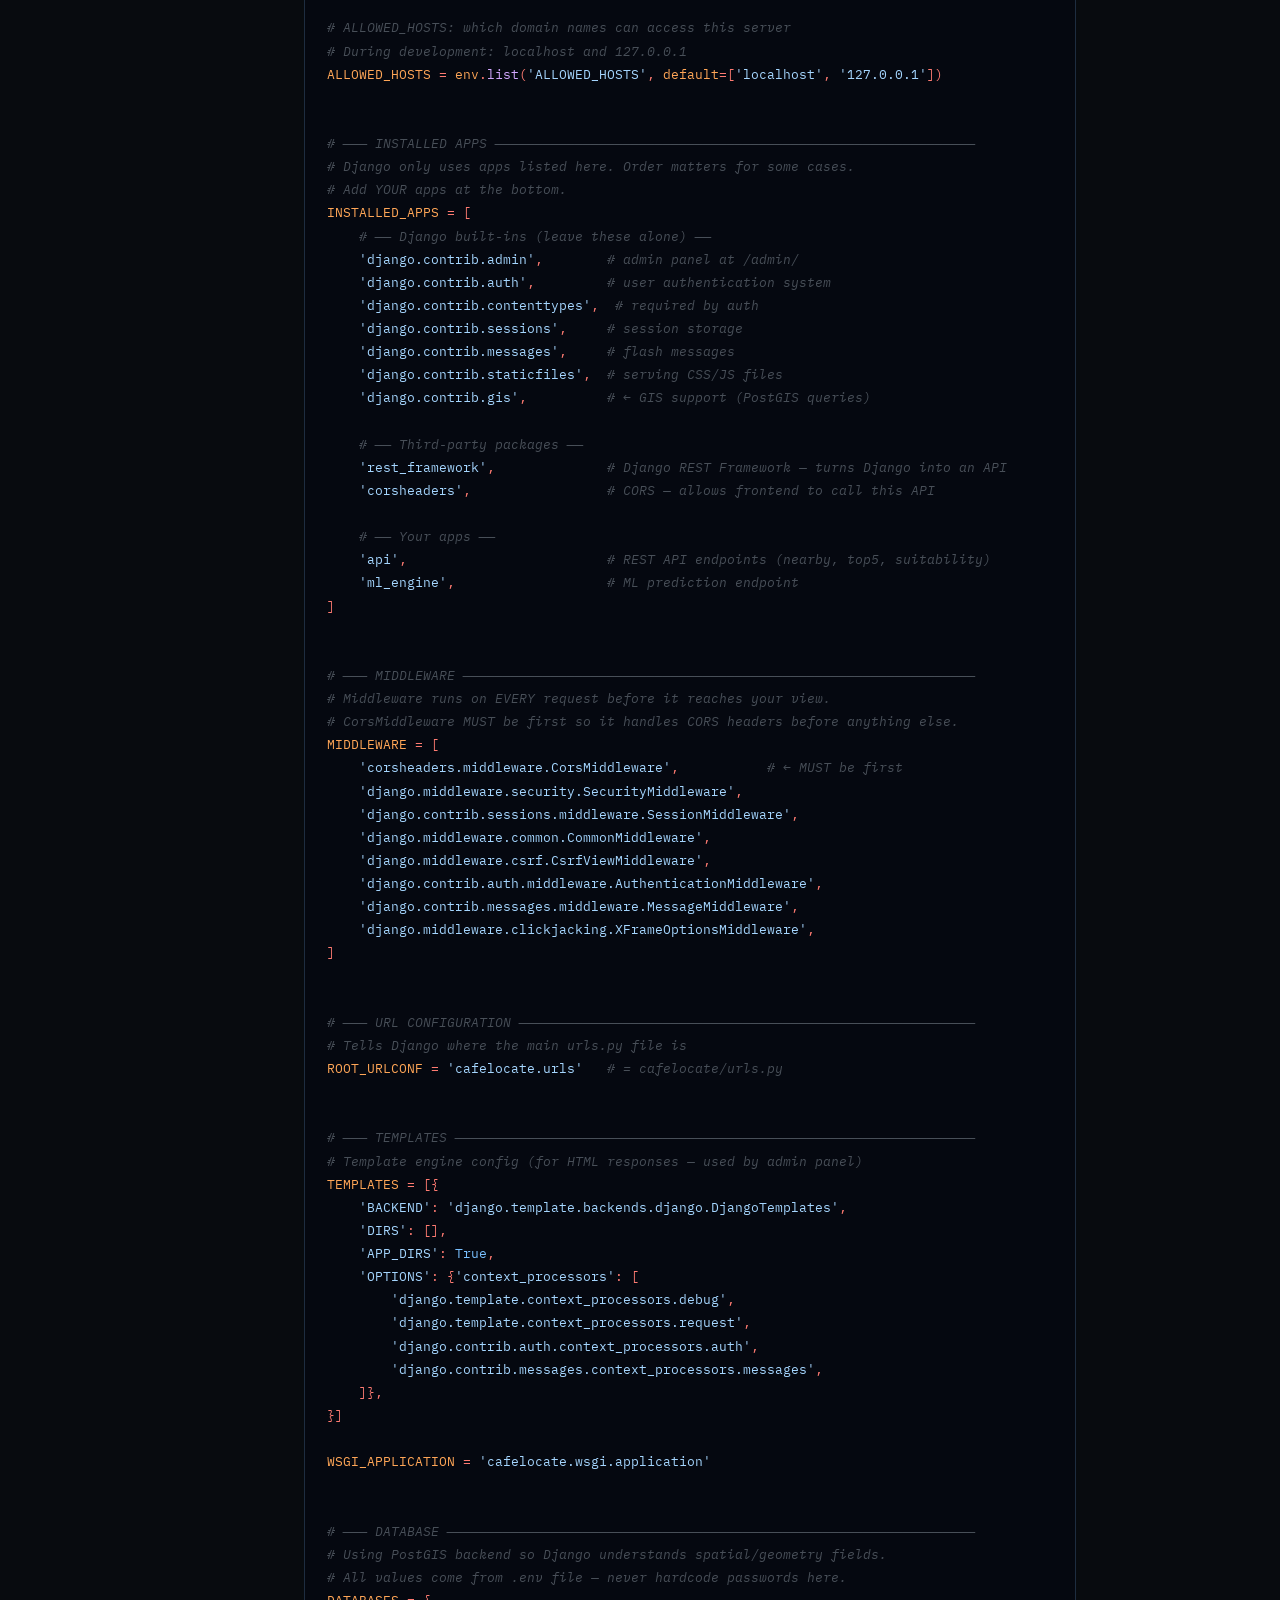
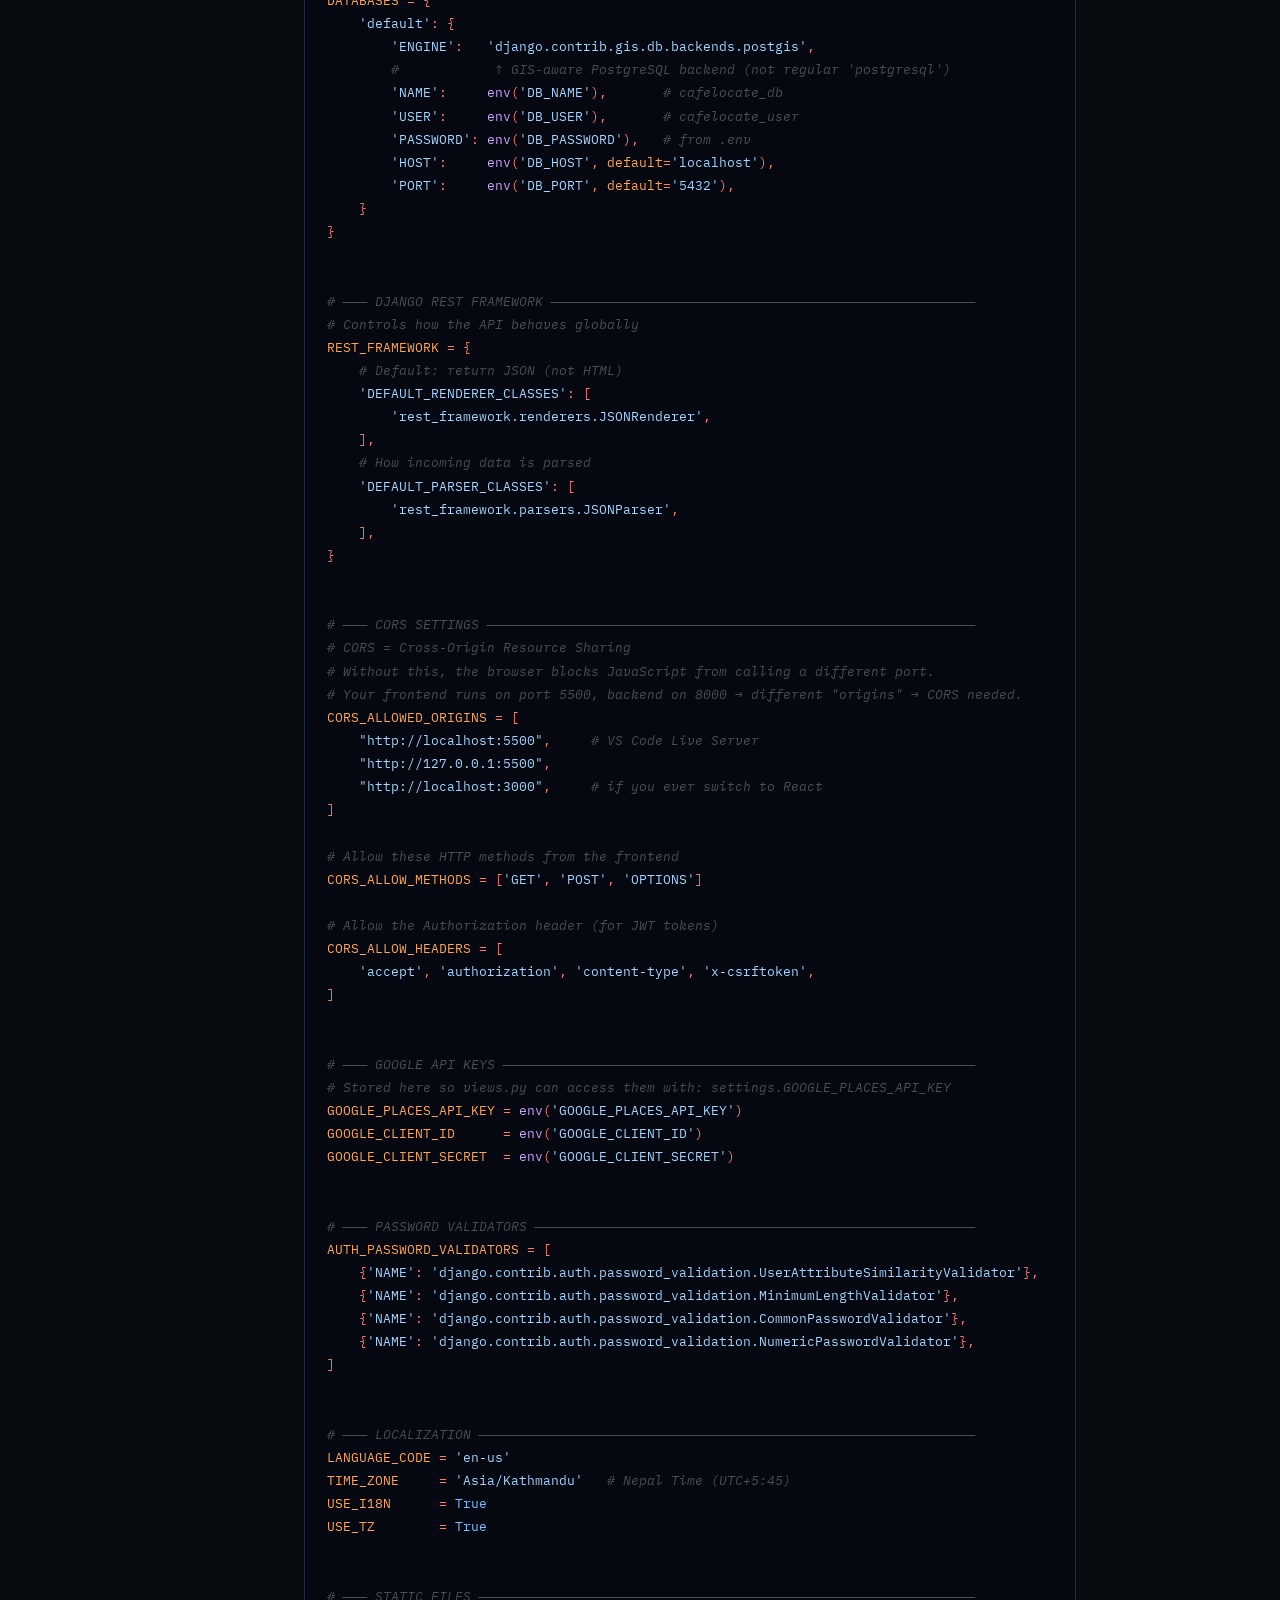
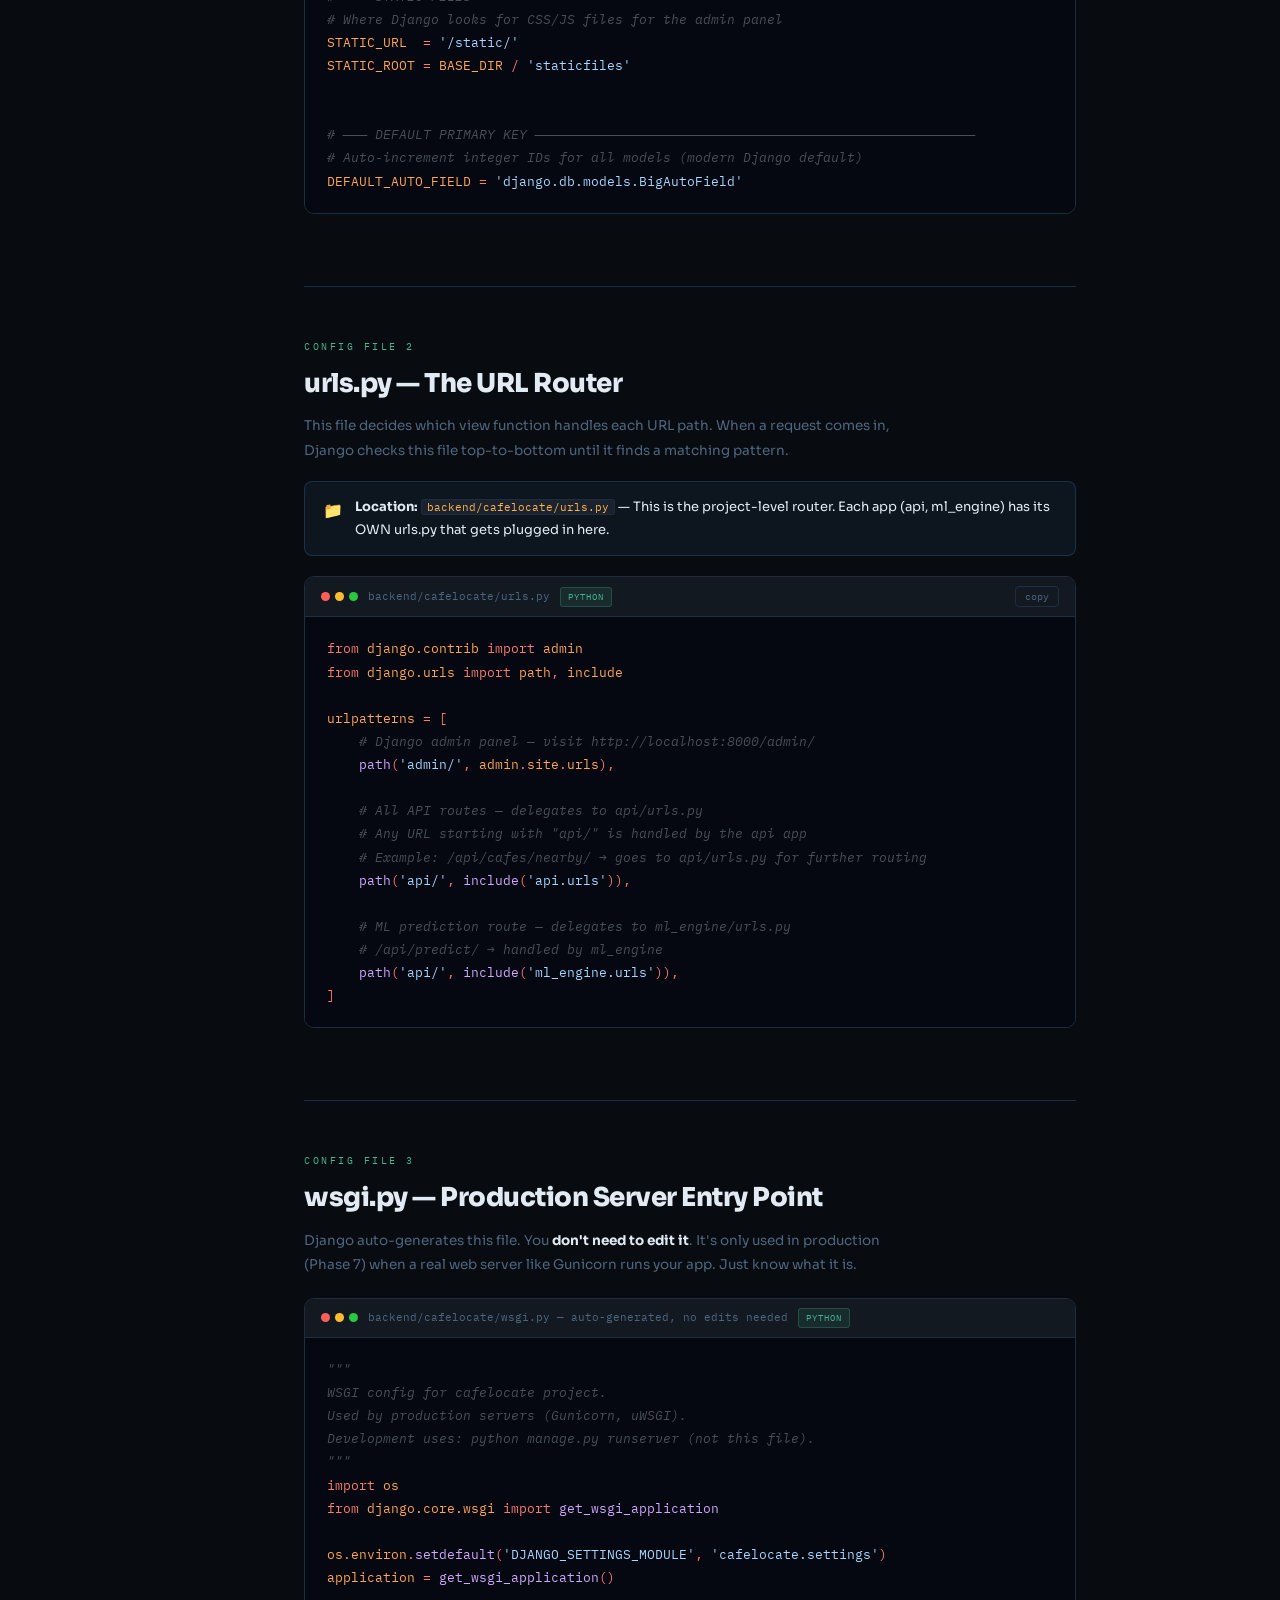
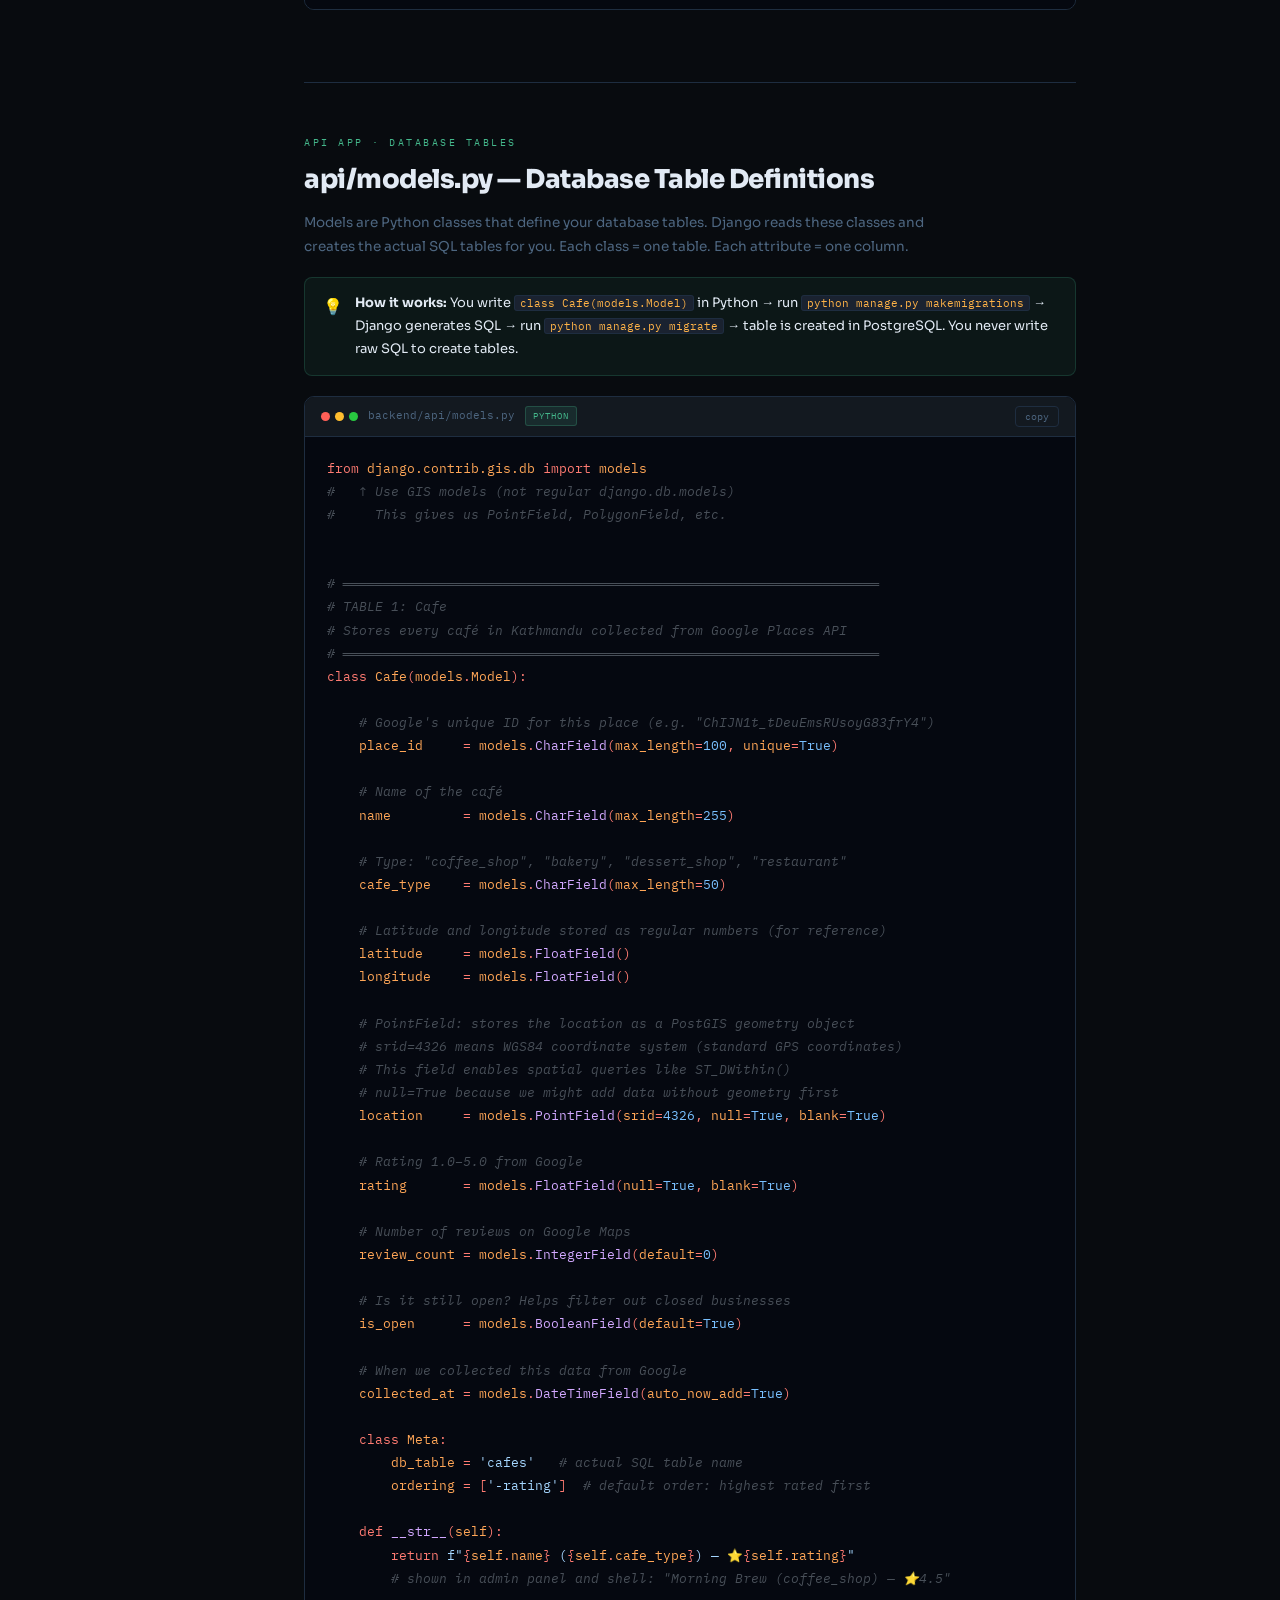
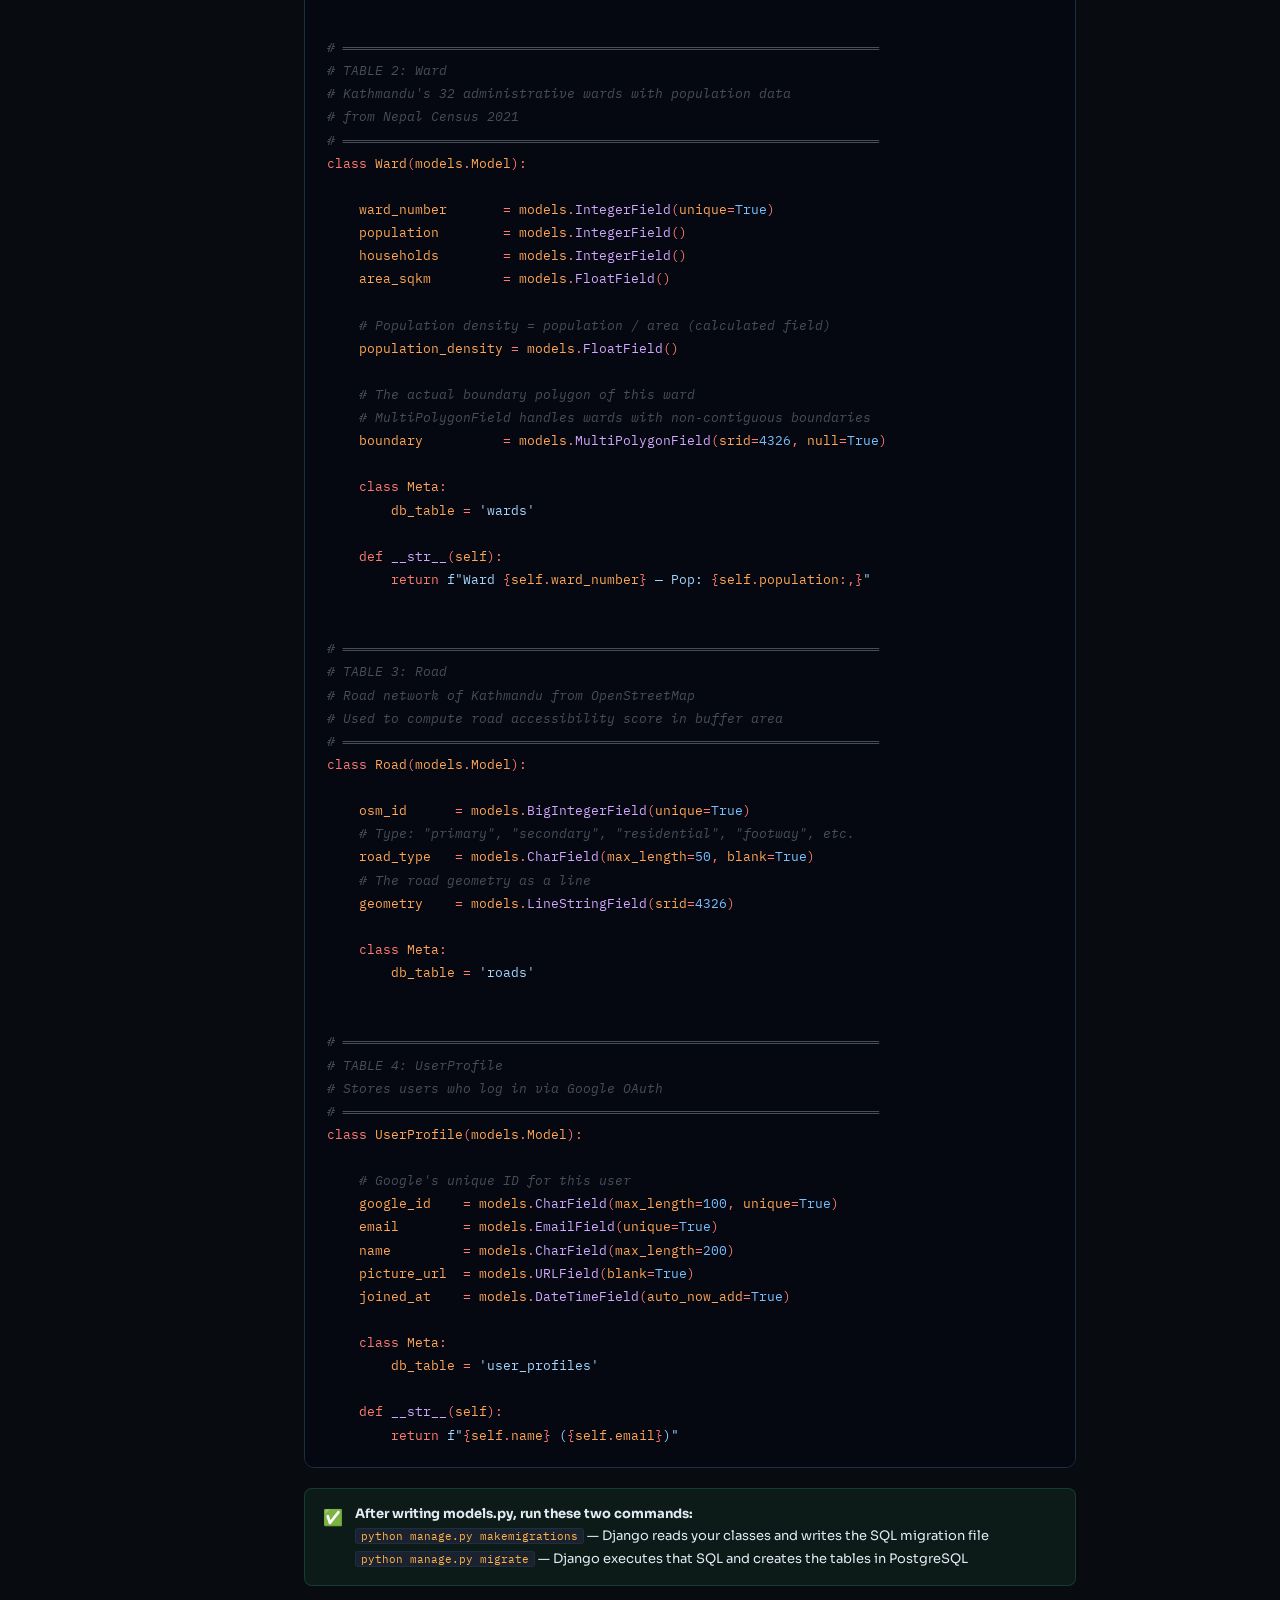
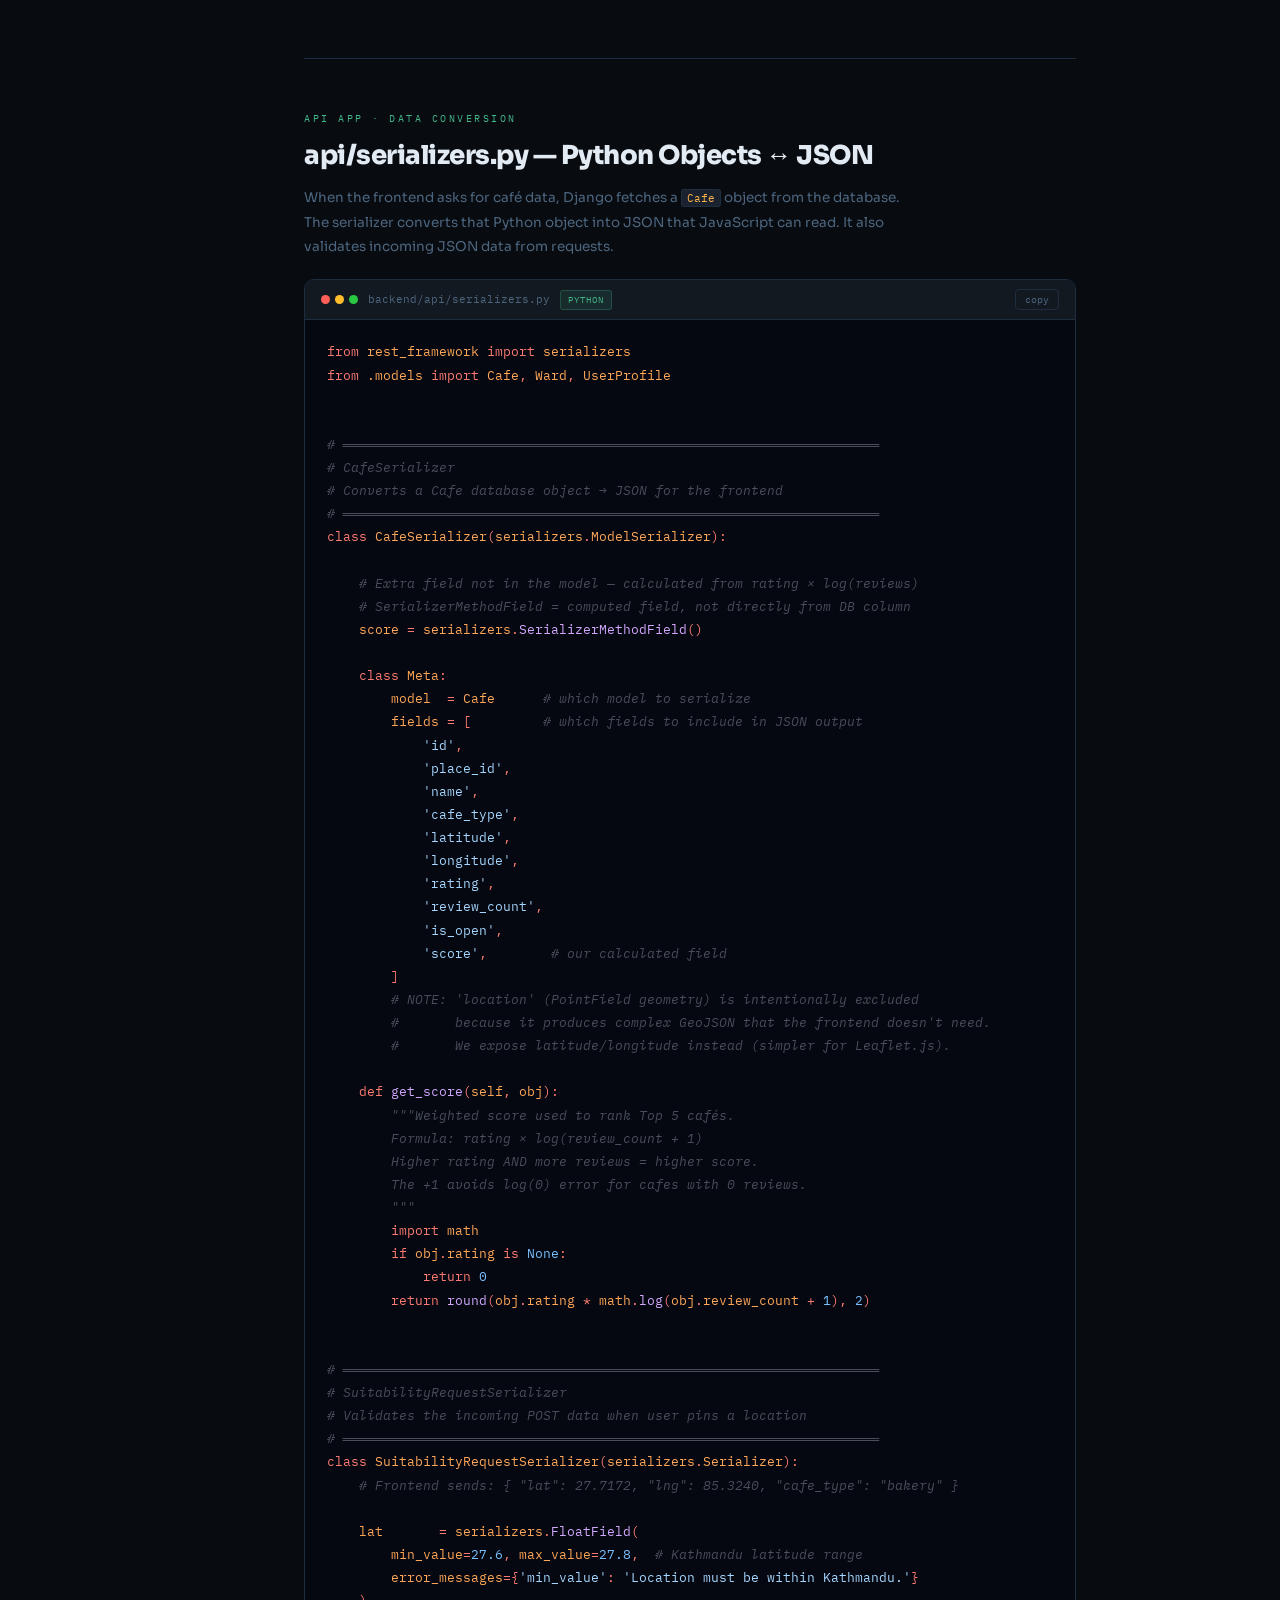
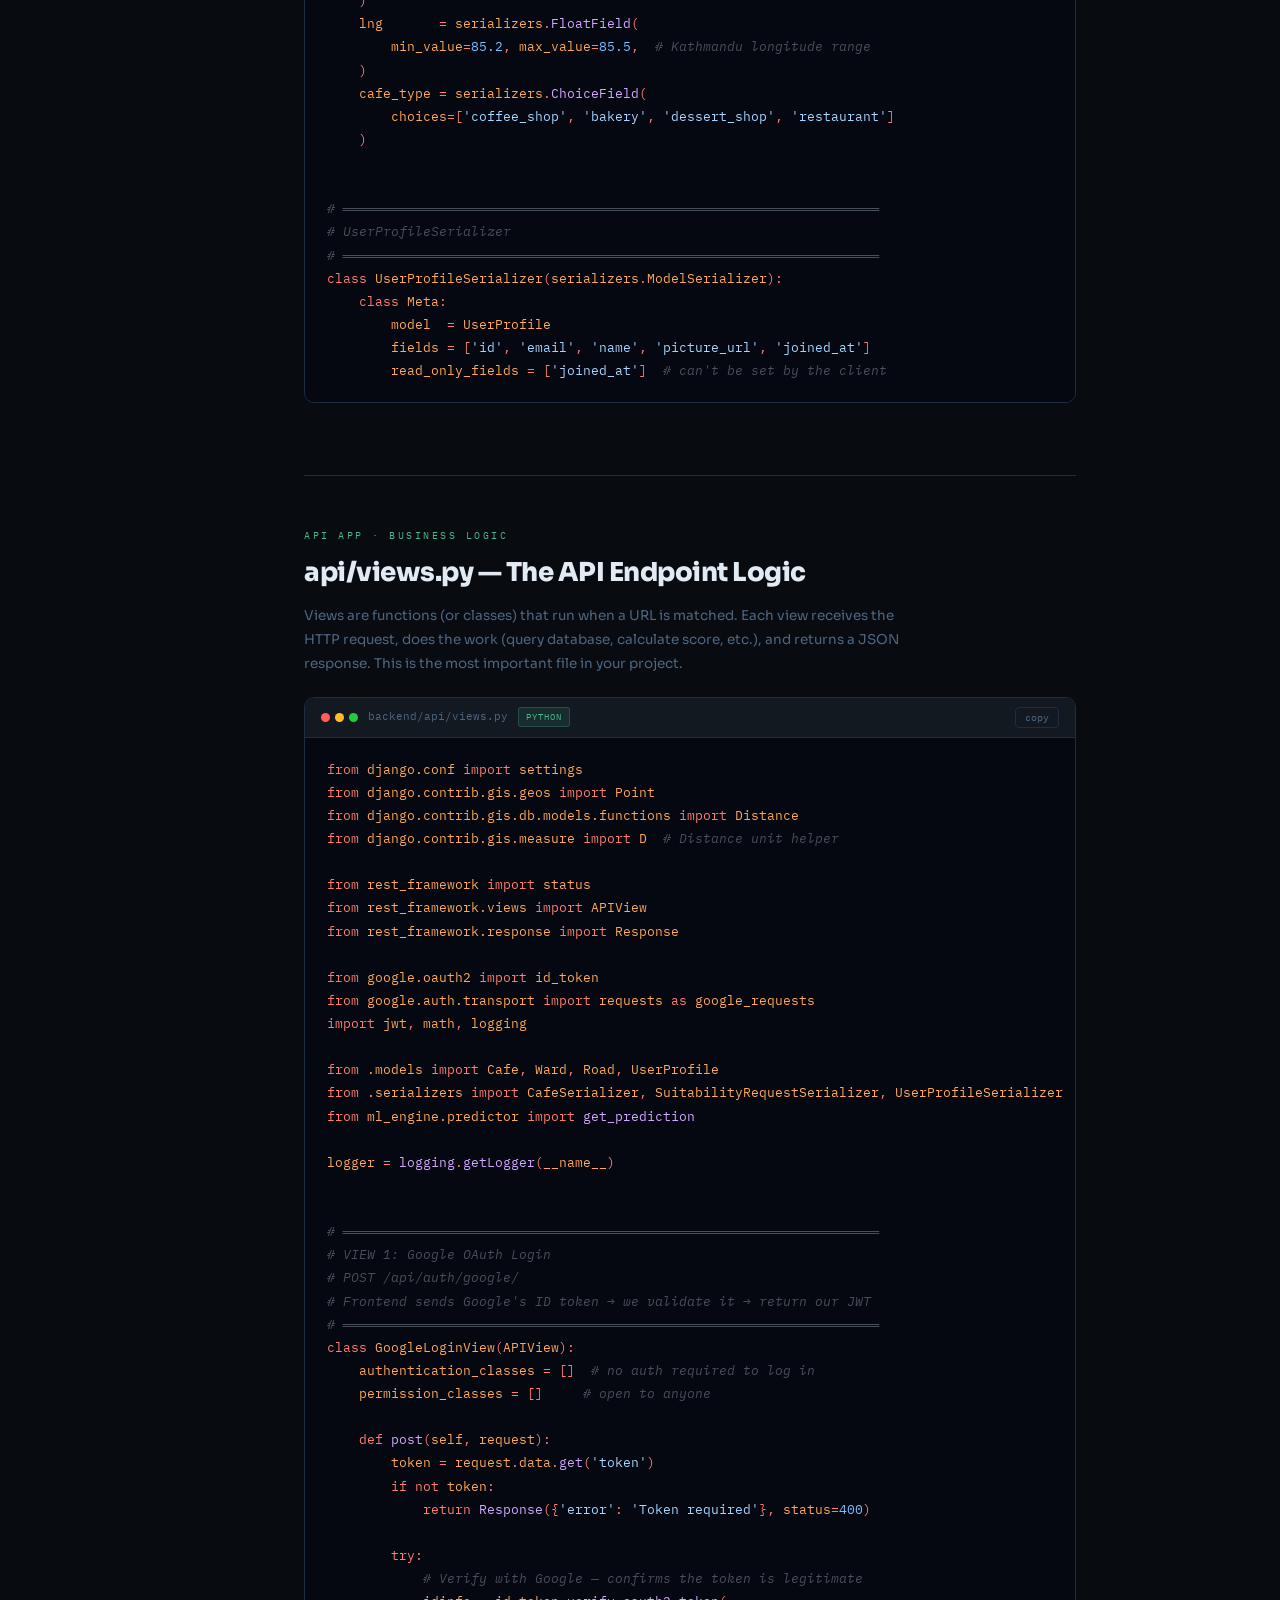
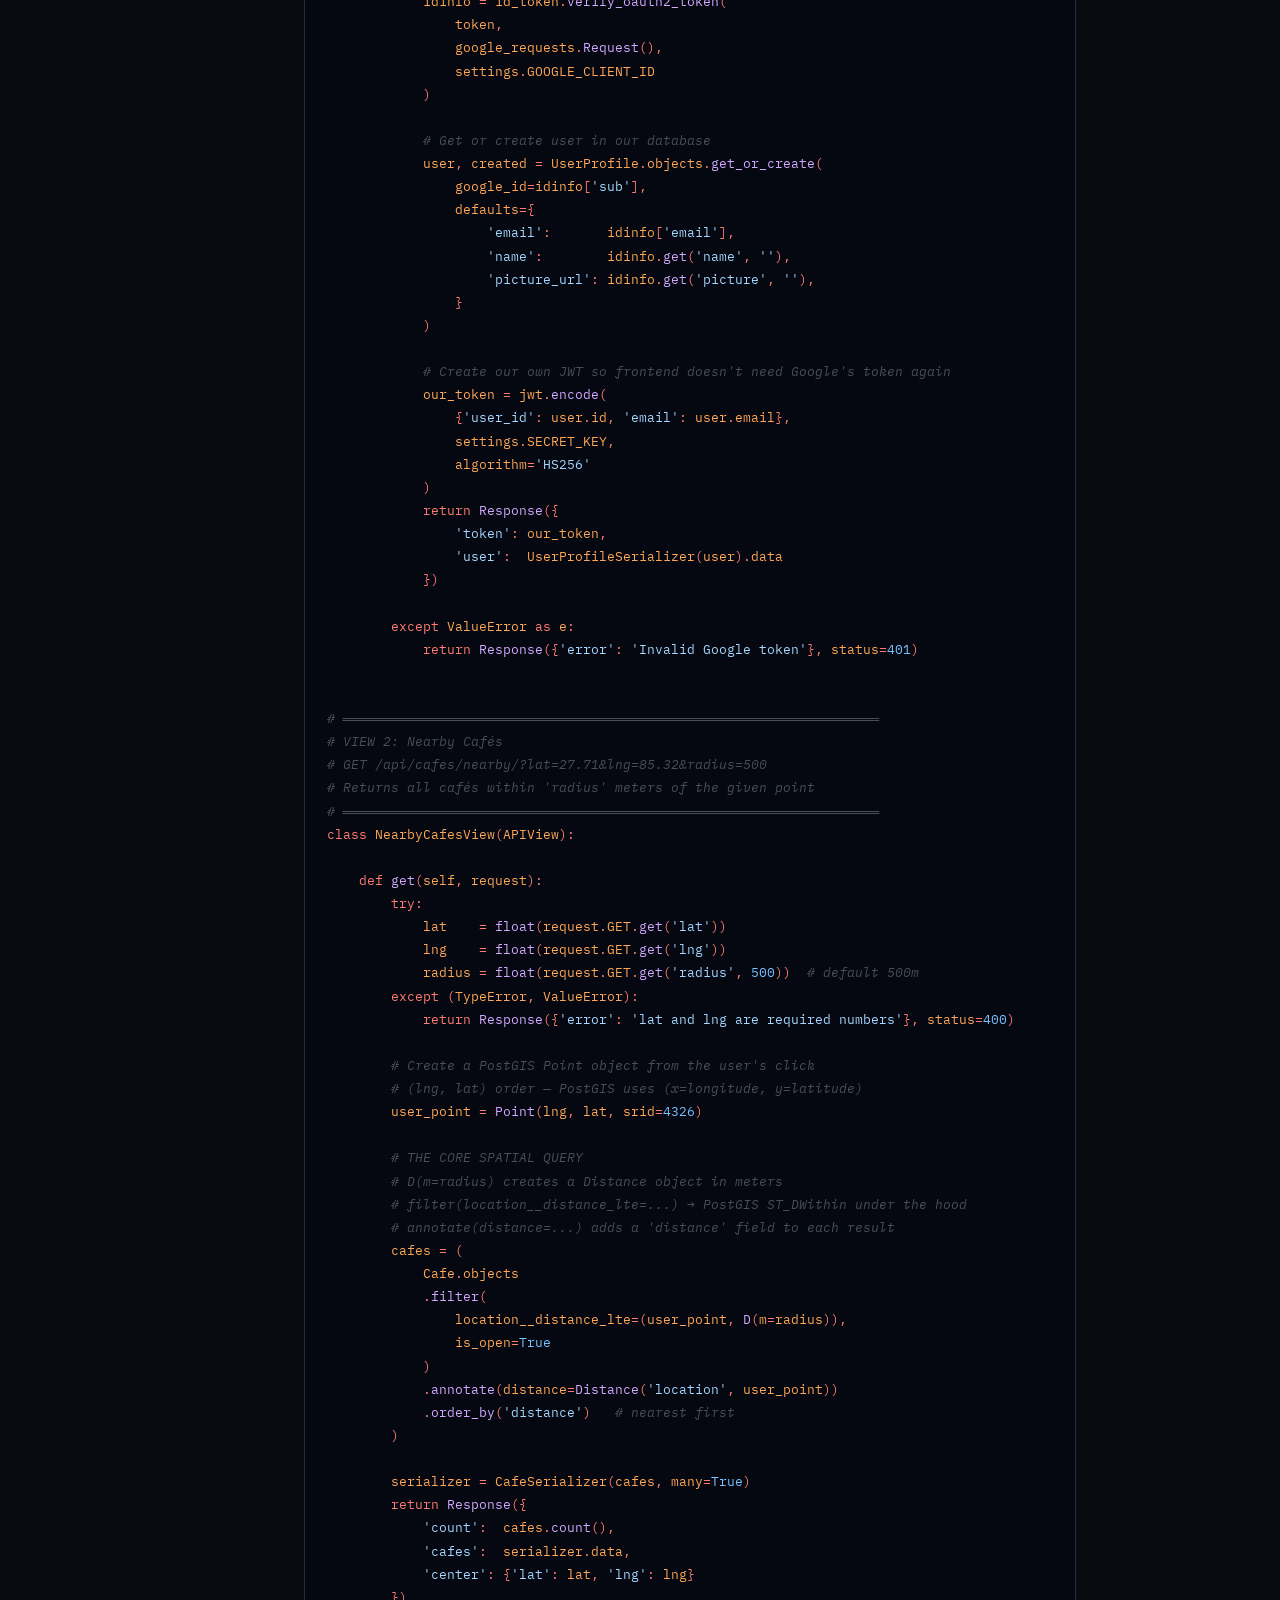
<file: notesForMP/5_django_setup.html>
<!DOCTYPE html>
<html lang="en">
<head>
<meta charset="UTF-8">
<meta name="viewport" content="width=device-width, initial-scale=1.0">
<title>CafeLocate — Django Project Setup</title>
<style>
@import url('https://fonts.googleapis.com/css2?family=IBM+Plex+Mono:ital,wght@0,300;0,400;0,500;0,600;1,400&family=Sora:wght@300;400;600;700;800&display=swap');

:root {
  --bg:       #080b0f;
  --panel:    #0d1117;
  --surface:  #131920;
  --surface2: #1a2230;
  --border:   #1e2d40;
  --border2:  #263548;
  --text:     #e2eaf4;
  --muted:    #4d6680;
  --dim:      #2a3d54;

  --django:   #44b78b;  /* Django green */
  --cmd:      #5baaff;  /* terminal blue */
  --file:     #ffb347;  /* file orange */
  --concept:  #c07aff;  /* concept purple */
  --warn:     #ff6b6b;  /* warning red */
  --tip:      #44d9a0;  /* tip green */
  --note:     #5baaff;  /* note blue */

  --mono: 'IBM Plex Mono', monospace;
  --sans: 'Sora', sans-serif;
}

*, *::before, *::after { box-sizing: border-box; margin: 0; padding: 0; }
html { scroll-behavior: smooth; }

body {
  background: var(--bg);
  color: var(--text);
  font-family: var(--sans);
  font-size: 14px;
  line-height: 1.6;
}

/* ── PROGRESS ── */
#progress {
  position: fixed; top: 0; left: 0; right: 0;
  height: 2px; background: var(--border);
  z-index: 1000;
}
#progressFill {
  height: 100%;
  background: linear-gradient(90deg, var(--django), var(--cmd));
  width: 0%; transition: width 0.1s;
}

/* ── LAYOUT ── */
.wrap { display: flex; min-height: 100vh; }

/* ── SIDEBAR ── */
.sidebar {
  width: 260px; flex-shrink: 0;
  background: var(--panel);
  border-right: 1px solid var(--border);
  position: fixed; top: 0; left: 0; bottom: 0;
  overflow-y: auto; z-index: 100;
  display: flex; flex-direction: column;
}
.sidebar::-webkit-scrollbar { width: 4px; }
.sidebar::-webkit-scrollbar-thumb { background: var(--border2); border-radius: 2px; }

.sb-brand {
  padding: 20px 18px 16px;
  border-bottom: 1px solid var(--border);
  background: var(--panel);
  position: sticky; top: 0; z-index: 1;
}
.sb-logo {
  font-family: var(--mono); font-size: 12px; font-weight: 600;
  color: var(--django); letter-spacing: -0.3px; margin-bottom: 3px;
}
.sb-sub { font-size: 10px; color: var(--muted); font-family: var(--mono); }

.sb-section { padding: 10px 0 4px 18px; font-size: 9px; font-family: var(--mono); color: var(--dim); letter-spacing: 2.5px; text-transform: uppercase; margin-top: 6px; }

.sb-link {
  display: flex; align-items: center; gap: 9px;
  padding: 7px 18px; font-size: 12px; color: var(--muted);
  border-left: 2px solid transparent; cursor: pointer;
  text-decoration: none; transition: all 0.13s;
}
.sb-link:hover { color: var(--text); background: rgba(68,183,139,0.05); }
.sb-link.active { color: var(--django); border-left-color: var(--django); background: rgba(68,183,139,0.07); }
.sb-link .ic { font-size: 13px; width: 16px; flex-shrink: 0; }
.sb-link .num { margin-left: auto; font-family: var(--mono); font-size: 9px; background: var(--surface); border: 1px solid var(--border); border-radius: 2px; padding: 1px 4px; color: var(--dim); }

/* ── MAIN ── */
.main {
  margin-left: 260px; flex: 1;
  max-width: 860px; padding: 48px 44px 120px;
}

/* ── SECTION ── */
.sec { margin-bottom: 72px; }
.sec-eye { font-family: var(--mono); font-size: 10px; color: var(--django); letter-spacing: 2.5px; text-transform: uppercase; margin-bottom: 8px; }
.sec-title { font-size: 26px; font-weight: 800; letter-spacing: -0.5px; margin-bottom: 10px; }
.sec-desc { font-size: 13.5px; color: var(--muted); line-height: 1.8; max-width: 620px; }
.sec-desc strong { color: var(--text); }
.divider { height: 1px; background: var(--border); margin: 52px 0; }

/* ── INFO BOXES ── */
.box {
  border-radius: 8px; padding: 14px 18px; margin: 18px 0;
  font-size: 13px; line-height: 1.75; display: flex; gap: 12px;
}
.box .bicon { font-size: 16px; flex-shrink: 0; margin-top: 1px; }
.box.note   { background: rgba(91,170,255,0.07); border: 1px solid rgba(91,170,255,0.18); }
.box.tip    { background: rgba(68,217,160,0.07); border: 1px solid rgba(68,217,160,0.18); }
.box.warn   { background: rgba(255,107,107,0.07); border: 1px solid rgba(255,107,107,0.2); }
.box.django { background: rgba(68,183,139,0.07); border: 1px solid rgba(68,183,139,0.2); }
.box strong { color: var(--text); }
.box code   { background: var(--surface2); border: 1px solid var(--border); border-radius: 3px; padding: 0 5px; font-family: var(--mono); font-size: 11px; color: var(--file); }

/* ── CODE BLOCKS ── */
.cblock { margin: 20px 0; border-radius: 10px; overflow: hidden; border: 1px solid var(--border); }
.chead {
  background: var(--surface); padding: 9px 16px;
  display: flex; align-items: center; justify-content: space-between;
  border-bottom: 1px solid var(--border);
}
.chead-left { display: flex; align-items: center; gap: 10px; }
.dots { display: flex; gap: 5px; }
.dot { width: 9px; height: 9px; border-radius: 50%; }
.dr { background: #ff5f57; } .dy { background: #ffbd2e; } .dg { background: #28c840; }
.fname { font-family: var(--mono); font-size: 11px; color: var(--muted); }
.flabel {
  font-family: var(--mono); font-size: 9px; padding: 2px 7px;
  border-radius: 3px; letter-spacing: 1px;
}
.fl-cmd  { background: rgba(91,170,255,0.12); color: var(--cmd); border: 1px solid rgba(91,170,255,0.25); }
.fl-file { background: rgba(255,179,71,0.12); color: var(--file); border: 1px solid rgba(255,179,71,0.25); }
.fl-py   { background: rgba(68,183,139,0.12); color: var(--django); border: 1px solid rgba(68,183,139,0.25); }

.cbtn {
  font-family: var(--mono); font-size: 10px;
  background: transparent; border: 1px solid var(--border);
  color: var(--muted); padding: 3px 9px; border-radius: 4px;
  cursor: pointer; transition: all 0.13s;
}
.cbtn:hover { color: var(--text); border-color: var(--muted); }
.cbtn.ok { color: var(--tip); border-color: var(--tip); }

.cbody {
  background: #050810; padding: 20px 22px;
  overflow-x: auto; font-family: var(--mono);
  font-size: 12.5px; line-height: 1.85; tab-size: 4;
  white-space: pre;
}

/* syntax */
.kw  { color: #ff7b72; }   /* keyword */
.fn  { color: #d2a8ff; }   /* function */
.st  { color: #a5d6ff; }   /* string */
.cm  { color: #484f58; font-style: italic; }  /* comment */
.nm  { color: #79c0ff; }   /* number/bool */
.va  { color: #ffa657; }   /* variable */
.cl  { color: #ffa657; }   /* class */
.op  { color: #ff7b72; }   /* operator */
.dk  { color: var(--django); }  /* django green */
.pu  { color: #c07aff; }   /* purple */
.ye  { color: #e3b341; }   /* yellow */
.gr  { color: var(--tip); }  /* green */
.bl  { color: var(--cmd); }  /* blue */
.pa  { color: #a5d6ff; }   /* path */
.ev  { color: #c07aff; }   /* env var */

/* ── LINE ANNOTATION ── */
.ann-wrap { position: relative; }
.ann-row { display: flex; gap: 0; }
.ann-code { flex: 1; min-width: 0; }
.ann-note {
  width: 200px; flex-shrink: 0; padding: 0 0 0 16px;
  font-size: 11px; color: var(--muted); font-family: var(--mono);
  border-left: 1px solid var(--border); margin-left: 16px;
  display: flex; align-items: center; font-style: italic;
}

/* ── STEPS ── */
.step {
  margin: 20px 0; border: 1px solid var(--border);
  border-radius: 10px; overflow: hidden;
}
.step-hd {
  background: var(--surface); padding: 13px 18px;
  display: flex; align-items: center; gap: 13px;
  cursor: pointer; user-select: none; transition: background 0.13s;
}
.step-hd:hover { background: var(--surface2); }
.step-num {
  width: 26px; height: 26px; border-radius: 50%;
  display: flex; align-items: center; justify-content: center;
  font-family: var(--mono); font-size: 11px; font-weight: 700; flex-shrink: 0;
}
.step-ttl { font-size: 14px; font-weight: 700; flex: 1; }
.step-badge { font-family: var(--mono); font-size: 9px; padding: 2px 8px; border-radius: 3px; letter-spacing: 1px; }
.sb-cmd  { background: rgba(91,170,255,0.12); color: var(--cmd); border: 1px solid rgba(91,170,255,0.25); }
.sb-file { background: rgba(255,179,71,0.12); color: var(--file); border: 1px solid rgba(255,179,71,0.25); }
.sb-idea { background: rgba(192,122,255,0.12); color: var(--concept); border: 1px solid rgba(192,122,255,0.25); }
.sb-djg  { background: rgba(68,183,139,0.12); color: var(--django); border: 1px solid rgba(68,183,139,0.25); }
.chev { color: var(--muted); font-size: 11px; transition: transform 0.2s; }
.step-hd.open .chev { transform: rotate(90deg); }

.step-bd {
  display: none; padding: 20px 22px;
  border-top: 1px solid var(--border); background: var(--bg);
}
.step-bd.open { display: block; }

.exp { font-size: 13px; color: var(--muted); line-height: 1.85; margin-bottom: 14px; }
.exp strong { color: var(--text); }
.exp code { background: var(--surface2); border: 1px solid var(--border); border-radius: 3px; padding: 1px 5px; font-family: var(--mono); font-size: 11px; color: var(--file); }
.exp a { color: var(--django); }

/* ── TABLE ── */
.tbl { width: 100%; border-collapse: collapse; font-size: 12.5px; margin: 14px 0; }
.tbl th { background: var(--surface); padding: 9px 13px; text-align: left; font-weight: 600; border: 1px solid var(--border); font-family: var(--mono); font-size: 10px; color: var(--muted); letter-spacing: 1px; }
.tbl td { padding: 9px 13px; border: 1px solid var(--border); color: var(--muted); line-height: 1.6; vertical-align: top; }
.tbl td strong { color: var(--text); }
.tbl tr:hover td { background: rgba(255,255,255,0.015); }

/* ── FLOW DIAGRAM ── */
.flow { background: var(--panel); border: 1px solid var(--border); border-radius: 10px; padding: 28px; margin: 20px 0; }
.flow-row { display: flex; align-items: center; gap: 0; margin: 6px 0; flex-wrap: wrap; }
.flow-box {
  padding: 8px 16px; border-radius: 6px; font-size: 12px; font-family: var(--mono);
  border: 1px solid; font-weight: 500; white-space: nowrap;
}
.flow-arrow { color: var(--muted); padding: 0 10px; font-size: 16px; }

/* ── CHECKLIST ── */
.cl-item { display: flex; align-items: flex-start; gap: 11px; padding: 9px 0; border-bottom: 1px solid rgba(30,45,64,0.6); }
.cl-item:last-child { border-bottom: none; }
.cl-chk {
  width: 19px; height: 19px; border: 1.5px solid var(--border2);
  border-radius: 4px; flex-shrink: 0; cursor: pointer;
  display: flex; align-items: center; justify-content: center;
  font-size: 11px; margin-top: 1px; transition: all 0.13s;
}
.cl-chk.done { background: var(--django); border-color: var(--django); color: #000; }
.cl-lbl { font-size: 13px; line-height: 1.55; }
.cl-lbl code { background: var(--surface2); border: 1px solid var(--border); border-radius: 3px; padding: 0 5px; font-family: var(--mono); font-size: 11px; color: var(--file); }

/* ── INLINE CODE ── */
code { background: var(--surface2); border: 1px solid var(--border); border-radius: 3px; padding: 1px 5px; font-family: var(--mono); font-size: 11px; color: var(--file); }

/* ── FILE BADGE ── */
.fbadge {
  display: inline-flex; align-items: center; gap: 7px;
  background: var(--surface); border: 1px solid var(--border);
  border-radius: 6px; padding: 6px 12px; font-family: var(--mono);
  font-size: 11px; color: var(--file); margin: 4px 4px 4px 0;
}

/* scrollbar */
::-webkit-scrollbar { width: 5px; height: 5px; }
::-webkit-scrollbar-track { background: var(--bg); }
::-webkit-scrollbar-thumb { background: var(--border2); border-radius: 3px; }

@keyframes fadeUp { from { opacity: 0; transform: translateY(8px); } to { opacity: 1; transform: translateY(0); } }
.sec { animation: fadeUp 0.35s ease both; }
</style>
</head>
<body>
<div id="progress"><div id="progressFill"></div></div>

<div class="wrap">

<!-- SIDEBAR -->
<aside class="sidebar">
  <div class="sb-brand">
    <div class="sb-logo">☕ CafeLocate ML</div>
    <div class="sb-sub">Django Project Setup — Phase 1</div>
  </div>

  <div class="sb-section">Overview</div>
  <a class="sb-link active" href="#overview"><span class="ic">🧠</span> What is Django?</a>
  <a class="sb-link" href="#commands"><span class="ic">⚡</span> Setup Commands</a>

  <div class="sb-section">Configuration Files</div>
  <a class="sb-link" href="#settings"><span class="ic">⚙️</span> settings.py <span class="num">KEY</span></a>
  <a class="sb-link" href="#urls"><span class="ic">🛣️</span> urls.py</a>
  <a class="sb-link" href="#wsgi"><span class="ic">🚀</span> wsgi.py</a>

  <div class="sb-section">API App</div>
  <a class="sb-link" href="#models"><span class="ic">🗃️</span> models.py <span class="num">KEY</span></a>
  <a class="sb-link" href="#serializers"><span class="ic">🔄</span> serializers.py</a>
  <a class="sb-link" href="#views"><span class="ic">👁️</span> views.py <span class="num">KEY</span></a>
  <a class="sb-link" href="#api-urls"><span class="ic">🛣️</span> api/urls.py</a>
  <a class="sb-link" href="#admin"><span class="ic">🔧</span> admin.py</a>

  <div class="sb-section">ML Engine App</div>
  <a class="sb-link" href="#predictor"><span class="ic">🌲</span> predictor.py</a>
  <a class="sb-link" href="#ml-views"><span class="ic">📮</span> ml_engine/views.py</a>

  <div class="sb-section">Final Steps</div>
  <a class="sb-link" href="#migrations"><span class="ic">📜</span> Migrations</a>
  <a class="sb-link" href="#verify"><span class="ic">✅</span> Verify Everything</a>
</aside>

<!-- MAIN -->
<main class="main">

<!-- ══════════════════ OVERVIEW ══════════════════ -->
<section class="sec" id="overview">
  <div class="sec-eye">Django Setup · Introduction</div>
  <div class="sec-title">What is Django and how does it work?</div>
  <div class="sec-desc">Django is a Python web framework — it gives you a pre-built structure so you don't have to write a web server from scratch. Think of it as a kitchen that already has a stove, sink, and counters. You just need to cook (write your feature code).</div>

  <div class="box django">
    <span class="bicon">🎯</span>
    <div><strong>For your project:</strong> Django runs on port 8000 and acts as the API server. When your frontend (Leaflet.js map) sends a request like "find cafés near this point," Django receives it, queries PostgreSQL, and sends back JSON data.</div>
  </div>

  <p style="font-size:13px;color:var(--muted);line-height:1.8;margin:20px 0 10px;">Here's how a request flows through Django:</p>

  <div class="flow">
    <div class="flow-row">
      <div class="flow-box" style="background:rgba(91,170,255,0.1);color:var(--cmd);border-color:rgba(91,170,255,0.3)">Browser / Leaflet.js</div>
      <span class="flow-arrow">→</span>
      <div class="flow-box" style="background:rgba(68,183,139,0.1);color:var(--django);border-color:rgba(68,183,139,0.3)">urls.py (router)</div>
      <span class="flow-arrow">→</span>
      <div class="flow-box" style="background:rgba(192,122,255,0.1);color:var(--concept);border-color:rgba(192,122,255,0.3)">views.py (logic)</div>
      <span class="flow-arrow">→</span>
      <div class="flow-box" style="background:rgba(255,179,71,0.1);color:var(--file);border-color:rgba(255,179,71,0.3)">models.py (database)</div>
    </div>
    <div class="flow-row" style="margin-top:12px;">
      <div style="font-family:var(--mono);font-size:11px;color:var(--muted);">HTTP POST { lat, lng }  →  match /api/cafes/nearby/  →  run query logic  →  SELECT FROM cafes WHERE ST_DWithin(...)  →  return JSON</div>
    </div>
  </div>

  <p style="font-size:13px;color:var(--muted);line-height:1.8;margin:20px 0 10px;">Files you'll create in this phase:</p>
  <div>
    <span class="fbadge">⚙️ settings.py</span>
    <span class="fbadge">🛣️ urls.py (project)</span>
    <span class="fbadge">🗃️ api/models.py</span>
    <span class="fbadge">🔄 api/serializers.py</span>
    <span class="fbadge">👁️ api/views.py</span>
    <span class="fbadge">🛣️ api/urls.py</span>
    <span class="fbadge">🔧 api/admin.py</span>
    <span class="fbadge">🌲 ml_engine/predictor.py</span>
    <span class="fbadge">📮 ml_engine/views.py</span>
  </div>
</section>

<div class="divider"></div>

<!-- ══════════════════ COMMANDS ══════════════════ -->
<section class="sec" id="commands">
  <div class="sec-eye">Step 1 · Terminal</div>
  <div class="sec-title">Setup Commands — Run These First</div>
  <div class="sec-desc">Before writing any code, run these terminal commands to generate the Django project structure. <strong>Run them in order, from inside your <code>backend/</code> folder.</strong></div>

  <div class="box warn">
    <span class="bicon">⚠️</span>
    <div><strong>Prerequisites:</strong> Your virtual environment must be active (<code>(venv)</code> shown in terminal) and <code>pip install -r requirements.txt</code> must have already been run successfully.</div>
  </div>

  <div class="cblock">
    <div class="chead">
      <div class="chead-left">
        <div class="dots"><div class="dot dr"></div><div class="dot dy"></div><div class="dot dg"></div></div>
        <span class="fname">Terminal — run from <code>cafelocate/backend/</code></span>
        <span class="flabel fl-cmd">TERMINAL</span>
      </div>
      <button class="cbtn" onclick="cp(this)">copy</button>
    </div>
    <div class="cbody"><span class="cm"># ─── Make sure you're in the backend/ folder ────────────────────────────
# Your prompt should look like: (venv) C:\...\cafelocate\backend&gt;</span>

<span class="cm"># Step 1: Create the Django project
# The dot (.) at the end means "create it HERE, not in a subfolder"</span>
<span class="gr">django-admin startproject cafelocate .</span>

<span class="cm"># Step 2: Create the "api" Django app
# This is for all your REST API endpoints (nearby cafes, top5, suitability)</span>
<span class="gr">python manage.py startapp api</span>

<span class="cm"># Step 3: Create the "ml_engine" Django app
# This serves the Random Forest model predictions</span>
<span class="gr">python manage.py startapp ml_engine</span>

<span class="cm"># Step 4: Verify what was generated</span>
<span class="gr">dir</span>   <span class="cm"># Windows  (use: ls  on Mac/Linux)</span>

<span class="cm"># You should see:
#   cafelocate/   ← project settings package
#   api/          ← API app
#   ml_engine/    ← ML app
#   manage.py     ← command runner</span></div>
  </div>

  <div class="box tip">
    <span class="bicon">✅</span>
    <div><strong>What just happened?</strong> Django auto-generated ~15 files for you. You don't write these from scratch — Django scaffolds them. You will <em>edit</em> them, not create them. The next sections show exactly what to put in each file.</div>
  </div>

  <table class="tbl" style="margin-top:20px;">
    <thead><tr><th>Command</th><th>What it does</th><th>Files it generates</th></tr></thead>
    <tbody>
      <tr><td><strong>django-admin startproject cafelocate .</strong></td><td>Creates the project control center</td><td>manage.py, cafelocate/__init__.py, settings.py, urls.py, wsgi.py, asgi.py</td></tr>
      <tr><td><strong>python manage.py startapp api</strong></td><td>Creates the API feature app</td><td>api/models.py, views.py, admin.py, apps.py, tests.py, migrations/</td></tr>
      <tr><td><strong>python manage.py startapp ml_engine</strong></td><td>Creates the ML serving app</td><td>ml_engine/models.py, views.py, admin.py, apps.py, tests.py, migrations/</td></tr>
    </tbody>
  </table>
</section>

<div class="divider"></div>

<!-- ══════════════════ SETTINGS ══════════════════ -->
<section class="sec" id="settings">
  <div class="sec-eye">Config File 1 · Most Important</div>
  <div class="sec-title">settings.py — Project Configuration</div>
  <div class="sec-desc">This is the <strong>master config file</strong> for your entire Django project. It controls everything: which apps are installed, which database to use, where secret keys are, security settings, and more. You'll edit this file more than any other.</div>

  <div class="box note">
    <span class="bicon">📁</span>
    <div><strong>Location:</strong> <code>backend/cafelocate/settings.py</code> — Django already created this file. You are <em>replacing/editing</em> the content, not creating it from scratch.</div>
  </div>

  <div class="cblock">
    <div class="chead">
      <div class="chead-left">
        <div class="dots"><div class="dot dr"></div><div class="dot dy"></div><div class="dot dg"></div></div>
        <span class="fname">backend/cafelocate/settings.py</span>
        <span class="flabel fl-py">PYTHON</span>
      </div>
      <button class="cbtn" onclick="cp(this)">copy</button>
    </div>
    <div class="cbody"><span class="cm">"""
CafeLocate ML — Django Settings
Full configuration for the project.
"""</span>
<span class="kw">import</span> <span class="va">os</span>
<span class="kw">from</span> <span class="va">pathlib</span> <span class="kw">import</span> <span class="va">Path</span>
<span class="kw">import</span> <span class="va">environ</span>

<span class="cm"># ─── BASE DIRECTORY ────────────────────────────────────────────────────────────
# BASE_DIR points to the backend/ folder (where manage.py lives)
# Path(__file__) = this settings.py file
# .resolve() = get the absolute path
# .parent.parent = go up 2 levels (cafelocate/ → backend/)</span>
<span class="va">BASE_DIR</span> <span class="op">=</span> <span class="fn">Path</span><span class="op">(</span><span class="va">__file__</span><span class="op">).</span><span class="fn">resolve</span><span class="op">().</span><span class="va">parent</span><span class="op">.</span><span class="va">parent</span>

<span class="cm"># ─── LOAD .env FILE ────────────────────────────────────────────────────────────
# env() reads values from .env file so we never hardcode secrets in this file</span>
<span class="va">env</span> <span class="op">=</span> <span class="va">environ</span><span class="op">.</span><span class="fn">Env</span><span class="op">(</span>
    <span class="cm"># Define types and defaults for each variable</span>
    <span class="va">DEBUG</span><span class="op">=</span><span class="op">(</span><span class="fn">bool</span><span class="op">,</span> <span class="nm">False</span><span class="op">),</span>
    <span class="va">ALLOWED_HOSTS</span><span class="op">=</span><span class="op">(</span><span class="fn">list</span><span class="op">,</span> <span class="op">[]</span><span class="op">)</span>
<span class="op">)</span>
<span class="va">environ</span><span class="op">.</span><span class="va">Env</span><span class="op">.</span><span class="fn">read_env</span><span class="op">(</span><span class="va">BASE_DIR</span> <span class="op">/</span> <span class="st">'.env'</span><span class="op">)</span>   <span class="cm"># reads backend/.env</span>


<span class="cm"># ─── SECURITY ──────────────────────────────────────────────────────────────────</span>
<span class="cm"># SECRET_KEY: used to sign cookies and CSRF tokens. NEVER share this.</span>
<span class="va">SECRET_KEY</span> <span class="op">=</span> <span class="va">env</span><span class="op">(</span><span class="st">'SECRET_KEY'</span><span class="op">)</span>

<span class="cm"># DEBUG: True = show detailed error pages (development only!)
# In production, set DEBUG=False in .env</span>
<span class="va">DEBUG</span> <span class="op">=</span> <span class="va">env</span><span class="op">(</span><span class="st">'DEBUG'</span><span class="op">)</span>

<span class="cm"># ALLOWED_HOSTS: which domain names can access this server
# During development: localhost and 127.0.0.1</span>
<span class="va">ALLOWED_HOSTS</span> <span class="op">=</span> <span class="va">env</span><span class="op">.</span><span class="fn">list</span><span class="op">(</span><span class="st">'ALLOWED_HOSTS'</span><span class="op">,</span> <span class="va">default</span><span class="op">=</span><span class="op">[</span><span class="st">'localhost'</span><span class="op">,</span> <span class="st">'127.0.0.1'</span><span class="op">]</span><span class="op">)</span>


<span class="cm"># ─── INSTALLED APPS ────────────────────────────────────────────────────────────
# Django only uses apps listed here. Order matters for some cases.
# Add YOUR apps at the bottom.</span>
<span class="va">INSTALLED_APPS</span> <span class="op">=</span> <span class="op">[</span>
    <span class="cm"># ── Django built-ins (leave these alone) ──</span>
    <span class="st">'django.contrib.admin'</span><span class="op">,</span>        <span class="cm"># admin panel at /admin/</span>
    <span class="st">'django.contrib.auth'</span><span class="op">,</span>         <span class="cm"># user authentication system</span>
    <span class="st">'django.contrib.contenttypes'</span><span class="op">,</span>  <span class="cm"># required by auth</span>
    <span class="st">'django.contrib.sessions'</span><span class="op">,</span>     <span class="cm"># session storage</span>
    <span class="st">'django.contrib.messages'</span><span class="op">,</span>     <span class="cm"># flash messages</span>
    <span class="st">'django.contrib.staticfiles'</span><span class="op">,</span>  <span class="cm"># serving CSS/JS files</span>
    <span class="st">'django.contrib.gis'</span><span class="op">,</span>          <span class="cm"># ← GIS support (PostGIS queries)</span>

    <span class="cm"># ── Third-party packages ──</span>
    <span class="st">'rest_framework'</span><span class="op">,</span>              <span class="cm"># Django REST Framework — turns Django into an API</span>
    <span class="st">'corsheaders'</span><span class="op">,</span>                 <span class="cm"># CORS — allows frontend to call this API</span>

    <span class="cm"># ── Your apps ──</span>
    <span class="st">'api'</span><span class="op">,</span>                         <span class="cm"># REST API endpoints (nearby, top5, suitability)</span>
    <span class="st">'ml_engine'</span><span class="op">,</span>                   <span class="cm"># ML prediction endpoint</span>
<span class="op">]</span>


<span class="cm"># ─── MIDDLEWARE ────────────────────────────────────────────────────────────────
# Middleware runs on EVERY request before it reaches your view.
# CorsMiddleware MUST be first so it handles CORS headers before anything else.</span>
<span class="va">MIDDLEWARE</span> <span class="op">=</span> <span class="op">[</span>
    <span class="st">'corsheaders.middleware.CorsMiddleware'</span><span class="op">,</span>           <span class="cm"># ← MUST be first</span>
    <span class="st">'django.middleware.security.SecurityMiddleware'</span><span class="op">,</span>
    <span class="st">'django.contrib.sessions.middleware.SessionMiddleware'</span><span class="op">,</span>
    <span class="st">'django.middleware.common.CommonMiddleware'</span><span class="op">,</span>
    <span class="st">'django.middleware.csrf.CsrfViewMiddleware'</span><span class="op">,</span>
    <span class="st">'django.contrib.auth.middleware.AuthenticationMiddleware'</span><span class="op">,</span>
    <span class="st">'django.contrib.messages.middleware.MessageMiddleware'</span><span class="op">,</span>
    <span class="st">'django.middleware.clickjacking.XFrameOptionsMiddleware'</span><span class="op">,</span>
<span class="op">]</span>


<span class="cm"># ─── URL CONFIGURATION ─────────────────────────────────────────────────────────
# Tells Django where the main urls.py file is</span>
<span class="va">ROOT_URLCONF</span> <span class="op">=</span> <span class="st">'cafelocate.urls'</span>   <span class="cm"># = cafelocate/urls.py</span>


<span class="cm"># ─── TEMPLATES ─────────────────────────────────────────────────────────────────
# Template engine config (for HTML responses — used by admin panel)</span>
<span class="va">TEMPLATES</span> <span class="op">=</span> <span class="op">[{</span>
    <span class="st">'BACKEND'</span><span class="op">:</span> <span class="st">'django.template.backends.django.DjangoTemplates'</span><span class="op">,</span>
    <span class="st">'DIRS'</span><span class="op">:</span> <span class="op">[]</span><span class="op">,</span>
    <span class="st">'APP_DIRS'</span><span class="op">:</span> <span class="nm">True</span><span class="op">,</span>
    <span class="st">'OPTIONS'</span><span class="op">:</span> <span class="op">{</span><span class="st">'context_processors'</span><span class="op">:</span> <span class="op">[</span>
        <span class="st">'django.template.context_processors.debug'</span><span class="op">,</span>
        <span class="st">'django.template.context_processors.request'</span><span class="op">,</span>
        <span class="st">'django.contrib.auth.context_processors.auth'</span><span class="op">,</span>
        <span class="st">'django.contrib.messages.context_processors.messages'</span><span class="op">,</span>
    <span class="op">]}</span><span class="op">,</span>
<span class="op">}]</span>

<span class="va">WSGI_APPLICATION</span> <span class="op">=</span> <span class="st">'cafelocate.wsgi.application'</span>


<span class="cm"># ─── DATABASE ──────────────────────────────────────────────────────────────────
# Using PostGIS backend so Django understands spatial/geometry fields.
# All values come from .env file — never hardcode passwords here.</span>
<span class="va">DATABASES</span> <span class="op">=</span> <span class="op">{</span>
    <span class="st">'default'</span><span class="op">:</span> <span class="op">{</span>
        <span class="st">'ENGINE'</span><span class="op">:</span>   <span class="st">'django.contrib.gis.db.backends.postgis'</span><span class="op">,</span>
        <span class="cm">#            ↑ GIS-aware PostgreSQL backend (not regular 'postgresql')</span>
        <span class="st">'NAME'</span><span class="op">:</span>     <span class="fn">env</span><span class="op">(</span><span class="st">'DB_NAME'</span><span class="op">)</span><span class="op">,</span>       <span class="cm"># cafelocate_db</span>
        <span class="st">'USER'</span><span class="op">:</span>     <span class="fn">env</span><span class="op">(</span><span class="st">'DB_USER'</span><span class="op">)</span><span class="op">,</span>       <span class="cm"># cafelocate_user</span>
        <span class="st">'PASSWORD'</span><span class="op">:</span> <span class="fn">env</span><span class="op">(</span><span class="st">'DB_PASSWORD'</span><span class="op">)</span><span class="op">,</span>   <span class="cm"># from .env</span>
        <span class="st">'HOST'</span><span class="op">:</span>     <span class="fn">env</span><span class="op">(</span><span class="st">'DB_HOST'</span><span class="op">,</span> <span class="va">default</span><span class="op">=</span><span class="st">'localhost'</span><span class="op">)</span><span class="op">,</span>
        <span class="st">'PORT'</span><span class="op">:</span>     <span class="fn">env</span><span class="op">(</span><span class="st">'DB_PORT'</span><span class="op">,</span> <span class="va">default</span><span class="op">=</span><span class="st">'5432'</span><span class="op">)</span><span class="op">,</span>
    <span class="op">}</span>
<span class="op">}</span>


<span class="cm"># ─── DJANGO REST FRAMEWORK ─────────────────────────────────────────────────────
# Controls how the API behaves globally</span>
<span class="va">REST_FRAMEWORK</span> <span class="op">=</span> <span class="op">{</span>
    <span class="cm"># Default: return JSON (not HTML)</span>
    <span class="st">'DEFAULT_RENDERER_CLASSES'</span><span class="op">:</span> <span class="op">[</span>
        <span class="st">'rest_framework.renderers.JSONRenderer'</span><span class="op">,</span>
    <span class="op">]</span><span class="op">,</span>
    <span class="cm"># How incoming data is parsed</span>
    <span class="st">'DEFAULT_PARSER_CLASSES'</span><span class="op">:</span> <span class="op">[</span>
        <span class="st">'rest_framework.parsers.JSONParser'</span><span class="op">,</span>
    <span class="op">]</span><span class="op">,</span>
<span class="op">}</span>


<span class="cm"># ─── CORS SETTINGS ─────────────────────────────────────────────────────────────
# CORS = Cross-Origin Resource Sharing
# Without this, the browser blocks JavaScript from calling a different port.
# Your frontend runs on port 5500, backend on 8000 → different "origins" → CORS needed.</span>
<span class="va">CORS_ALLOWED_ORIGINS</span> <span class="op">=</span> <span class="op">[</span>
    <span class="st">"http://localhost:5500"</span><span class="op">,</span>     <span class="cm"># VS Code Live Server</span>
    <span class="st">"http://127.0.0.1:5500"</span><span class="op">,</span>
    <span class="st">"http://localhost:3000"</span><span class="op">,</span>     <span class="cm"># if you ever switch to React</span>
<span class="op">]</span>

<span class="cm"># Allow these HTTP methods from the frontend</span>
<span class="va">CORS_ALLOW_METHODS</span> <span class="op">=</span> <span class="op">[</span><span class="st">'GET'</span><span class="op">,</span> <span class="st">'POST'</span><span class="op">,</span> <span class="st">'OPTIONS'</span><span class="op">]</span>

<span class="cm"># Allow the Authorization header (for JWT tokens)</span>
<span class="va">CORS_ALLOW_HEADERS</span> <span class="op">=</span> <span class="op">[</span>
    <span class="st">'accept'</span><span class="op">,</span> <span class="st">'authorization'</span><span class="op">,</span> <span class="st">'content-type'</span><span class="op">,</span> <span class="st">'x-csrftoken'</span><span class="op">,</span>
<span class="op">]</span>


<span class="cm"># ─── GOOGLE API KEYS ───────────────────────────────────────────────────────────
# Stored here so views.py can access them with: settings.GOOGLE_PLACES_API_KEY</span>
<span class="va">GOOGLE_PLACES_API_KEY</span> <span class="op">=</span> <span class="fn">env</span><span class="op">(</span><span class="st">'GOOGLE_PLACES_API_KEY'</span><span class="op">)</span>
<span class="va">GOOGLE_CLIENT_ID</span>      <span class="op">=</span> <span class="fn">env</span><span class="op">(</span><span class="st">'GOOGLE_CLIENT_ID'</span><span class="op">)</span>
<span class="va">GOOGLE_CLIENT_SECRET</span>  <span class="op">=</span> <span class="fn">env</span><span class="op">(</span><span class="st">'GOOGLE_CLIENT_SECRET'</span><span class="op">)</span>


<span class="cm"># ─── PASSWORD VALIDATORS ───────────────────────────────────────────────────────</span>
<span class="va">AUTH_PASSWORD_VALIDATORS</span> <span class="op">=</span> <span class="op">[</span>
    <span class="op">{</span><span class="st">'NAME'</span><span class="op">:</span> <span class="st">'django.contrib.auth.password_validation.UserAttributeSimilarityValidator'</span><span class="op">}</span><span class="op">,</span>
    <span class="op">{</span><span class="st">'NAME'</span><span class="op">:</span> <span class="st">'django.contrib.auth.password_validation.MinimumLengthValidator'</span><span class="op">}</span><span class="op">,</span>
    <span class="op">{</span><span class="st">'NAME'</span><span class="op">:</span> <span class="st">'django.contrib.auth.password_validation.CommonPasswordValidator'</span><span class="op">}</span><span class="op">,</span>
    <span class="op">{</span><span class="st">'NAME'</span><span class="op">:</span> <span class="st">'django.contrib.auth.password_validation.NumericPasswordValidator'</span><span class="op">}</span><span class="op">,</span>
<span class="op">]</span>


<span class="cm"># ─── LOCALIZATION ──────────────────────────────────────────────────────────────</span>
<span class="va">LANGUAGE_CODE</span> <span class="op">=</span> <span class="st">'en-us'</span>
<span class="va">TIME_ZONE</span>     <span class="op">=</span> <span class="st">'Asia/Kathmandu'</span>   <span class="cm"># Nepal Time (UTC+5:45)</span>
<span class="va">USE_I18N</span>      <span class="op">=</span> <span class="nm">True</span>
<span class="va">USE_TZ</span>        <span class="op">=</span> <span class="nm">True</span>


<span class="cm"># ─── STATIC FILES ──────────────────────────────────────────────────────────────
# Where Django looks for CSS/JS files for the admin panel</span>
<span class="va">STATIC_URL</span>  <span class="op">=</span> <span class="st">'/static/'</span>
<span class="va">STATIC_ROOT</span> <span class="op">=</span> <span class="va">BASE_DIR</span> <span class="op">/</span> <span class="st">'staticfiles'</span>


<span class="cm"># ─── DEFAULT PRIMARY KEY ───────────────────────────────────────────────────────
# Auto-increment integer IDs for all models (modern Django default)</span>
<span class="va">DEFAULT_AUTO_FIELD</span> <span class="op">=</span> <span class="st">'django.db.models.BigAutoField'</span></div>
  </div>
</section>

<div class="divider"></div>

<!-- ══════════════════ URLS ══════════════════ -->
<section class="sec" id="urls">
  <div class="sec-eye">Config File 2</div>
  <div class="sec-title">urls.py — The URL Router</div>
  <div class="sec-desc">This file decides which view function handles each URL path. When a request comes in, Django checks this file top-to-bottom until it finds a matching pattern.</div>

  <div class="box note">
    <span class="bicon">📁</span>
    <div><strong>Location:</strong> <code>backend/cafelocate/urls.py</code> — This is the project-level router. Each app (api, ml_engine) has its OWN urls.py that gets plugged in here.</div>
  </div>

  <div class="cblock">
    <div class="chead">
      <div class="chead-left">
        <div class="dots"><div class="dot dr"></div><div class="dot dy"></div><div class="dot dg"></div></div>
        <span class="fname">backend/cafelocate/urls.py</span>
        <span class="flabel fl-py">PYTHON</span>
      </div>
      <button class="cbtn" onclick="cp(this)">copy</button>
    </div>
    <div class="cbody"><span class="kw">from</span> <span class="va">django.contrib</span> <span class="kw">import</span> <span class="va">admin</span>
<span class="kw">from</span> <span class="va">django.urls</span> <span class="kw">import</span> <span class="va">path</span><span class="op">,</span> <span class="va">include</span>

<span class="va">urlpatterns</span> <span class="op">=</span> <span class="op">[</span>
    <span class="cm"># Django admin panel — visit http://localhost:8000/admin/</span>
    <span class="fn">path</span><span class="op">(</span><span class="st">'admin/'</span><span class="op">,</span> <span class="va">admin</span><span class="op">.</span><span class="va">site</span><span class="op">.</span><span class="va">urls</span><span class="op">)</span><span class="op">,</span>

    <span class="cm"># All API routes — delegates to api/urls.py
    # Any URL starting with "api/" is handled by the api app
    # Example: /api/cafes/nearby/ → goes to api/urls.py for further routing</span>
    <span class="fn">path</span><span class="op">(</span><span class="st">'api/'</span><span class="op">,</span> <span class="fn">include</span><span class="op">(</span><span class="st">'api.urls'</span><span class="op">))</span><span class="op">,</span>

    <span class="cm"># ML prediction route — delegates to ml_engine/urls.py
    # /api/predict/ → handled by ml_engine</span>
    <span class="fn">path</span><span class="op">(</span><span class="st">'api/'</span><span class="op">,</span> <span class="fn">include</span><span class="op">(</span><span class="st">'ml_engine.urls'</span><span class="op">))</span><span class="op">,</span>
<span class="op">]</span></div>
  </div>
</section>

<div class="divider"></div>

<!-- ══════════════════ WSGI ══════════════════ -->
<section class="sec" id="wsgi">
  <div class="sec-eye">Config File 3</div>
  <div class="sec-title">wsgi.py — Production Server Entry Point</div>
  <div class="sec-desc">Django auto-generates this file. You <strong>don't need to edit it</strong>. It's only used in production (Phase 7) when a real web server like Gunicorn runs your app. Just know what it is.</div>

  <div class="cblock">
    <div class="chead">
      <div class="chead-left">
        <div class="dots"><div class="dot dr"></div><div class="dot dy"></div><div class="dot dg"></div></div>
        <span class="fname">backend/cafelocate/wsgi.py — auto-generated, no edits needed</span>
        <span class="flabel fl-py">PYTHON</span>
      </div>
    </div>
    <div class="cbody"><span class="cm">"""
WSGI config for cafelocate project.
Used by production servers (Gunicorn, uWSGI).
Development uses: python manage.py runserver (not this file).
"""</span>
<span class="kw">import</span> <span class="va">os</span>
<span class="kw">from</span> <span class="va">django.core.wsgi</span> <span class="kw">import</span> <span class="fn">get_wsgi_application</span>

<span class="va">os</span><span class="op">.</span><span class="va">environ</span><span class="op">.</span><span class="fn">setdefault</span><span class="op">(</span><span class="st">'DJANGO_SETTINGS_MODULE'</span><span class="op">,</span> <span class="st">'cafelocate.settings'</span><span class="op">)</span>
<span class="va">application</span> <span class="op">=</span> <span class="fn">get_wsgi_application</span><span class="op">()</span></div>
  </div>
</section>

<div class="divider"></div>

<!-- ══════════════════ MODELS ══════════════════ -->
<section class="sec" id="models">
  <div class="sec-eye">API App · Database Tables</div>
  <div class="sec-title">api/models.py — Database Table Definitions</div>
  <div class="sec-desc">Models are Python classes that define your database tables. Django reads these classes and creates the actual SQL tables for you. Each class = one table. Each attribute = one column.</div>

  <div class="box django">
    <span class="bicon">💡</span>
    <div><strong>How it works:</strong> You write <code>class Cafe(models.Model)</code> in Python → run <code>python manage.py makemigrations</code> → Django generates SQL → run <code>python manage.py migrate</code> → table is created in PostgreSQL. You never write raw SQL to create tables.</div>
  </div>

  <div class="cblock">
    <div class="chead">
      <div class="chead-left">
        <div class="dots"><div class="dot dr"></div><div class="dot dy"></div><div class="dot dg"></div></div>
        <span class="fname">backend/api/models.py</span>
        <span class="flabel fl-py">PYTHON</span>
      </div>
      <button class="cbtn" onclick="cp(this)">copy</button>
    </div>
    <div class="cbody"><span class="kw">from</span> <span class="va">django.contrib.gis.db</span> <span class="kw">import</span> <span class="va">models</span>
<span class="cm">#   ↑ Use GIS models (not regular django.db.models)
#     This gives us PointField, PolygonField, etc.</span>


<span class="cm"># ═══════════════════════════════════════════════════════════════════
# TABLE 1: Cafe
# Stores every café in Kathmandu collected from Google Places API
# ═══════════════════════════════════════════════════════════════════</span>
<span class="kw">class</span> <span class="cl">Cafe</span><span class="op">(</span><span class="va">models</span><span class="op">.</span><span class="va">Model</span><span class="op">)</span><span class="op">:</span>

    <span class="cm"># Google's unique ID for this place (e.g. "ChIJN1t_tDeuEmsRUsoyG83frY4")</span>
    <span class="va">place_id</span>     <span class="op">=</span> <span class="va">models</span><span class="op">.</span><span class="fn">CharField</span><span class="op">(</span><span class="va">max_length</span><span class="op">=</span><span class="nm">100</span><span class="op">,</span> <span class="va">unique</span><span class="op">=</span><span class="nm">True</span><span class="op">)</span>

    <span class="cm"># Name of the café</span>
    <span class="va">name</span>         <span class="op">=</span> <span class="va">models</span><span class="op">.</span><span class="fn">CharField</span><span class="op">(</span><span class="va">max_length</span><span class="op">=</span><span class="nm">255</span><span class="op">)</span>

    <span class="cm"># Type: "coffee_shop", "bakery", "dessert_shop", "restaurant"</span>
    <span class="va">cafe_type</span>    <span class="op">=</span> <span class="va">models</span><span class="op">.</span><span class="fn">CharField</span><span class="op">(</span><span class="va">max_length</span><span class="op">=</span><span class="nm">50</span><span class="op">)</span>

    <span class="cm"># Latitude and longitude stored as regular numbers (for reference)</span>
    <span class="va">latitude</span>     <span class="op">=</span> <span class="va">models</span><span class="op">.</span><span class="fn">FloatField</span><span class="op">()</span>
    <span class="va">longitude</span>    <span class="op">=</span> <span class="va">models</span><span class="op">.</span><span class="fn">FloatField</span><span class="op">()</span>

    <span class="cm"># PointField: stores the location as a PostGIS geometry object
    # srid=4326 means WGS84 coordinate system (standard GPS coordinates)
    # This field enables spatial queries like ST_DWithin()
    # null=True because we might add data without geometry first</span>
    <span class="va">location</span>     <span class="op">=</span> <span class="va">models</span><span class="op">.</span><span class="fn">PointField</span><span class="op">(</span><span class="va">srid</span><span class="op">=</span><span class="nm">4326</span><span class="op">,</span> <span class="va">null</span><span class="op">=</span><span class="nm">True</span><span class="op">,</span> <span class="va">blank</span><span class="op">=</span><span class="nm">True</span><span class="op">)</span>

    <span class="cm"># Rating 1.0–5.0 from Google</span>
    <span class="va">rating</span>       <span class="op">=</span> <span class="va">models</span><span class="op">.</span><span class="fn">FloatField</span><span class="op">(</span><span class="va">null</span><span class="op">=</span><span class="nm">True</span><span class="op">,</span> <span class="va">blank</span><span class="op">=</span><span class="nm">True</span><span class="op">)</span>

    <span class="cm"># Number of reviews on Google Maps</span>
    <span class="va">review_count</span> <span class="op">=</span> <span class="va">models</span><span class="op">.</span><span class="fn">IntegerField</span><span class="op">(</span><span class="va">default</span><span class="op">=</span><span class="nm">0</span><span class="op">)</span>

    <span class="cm"># Is it still open? Helps filter out closed businesses</span>
    <span class="va">is_open</span>      <span class="op">=</span> <span class="va">models</span><span class="op">.</span><span class="fn">BooleanField</span><span class="op">(</span><span class="va">default</span><span class="op">=</span><span class="nm">True</span><span class="op">)</span>

    <span class="cm"># When we collected this data from Google</span>
    <span class="va">collected_at</span> <span class="op">=</span> <span class="va">models</span><span class="op">.</span><span class="fn">DateTimeField</span><span class="op">(</span><span class="va">auto_now_add</span><span class="op">=</span><span class="nm">True</span><span class="op">)</span>

    <span class="kw">class</span> <span class="cl">Meta</span><span class="op">:</span>
        <span class="va">db_table</span> <span class="op">=</span> <span class="st">'cafes'</span>   <span class="cm"># actual SQL table name</span>
        <span class="va">ordering</span> <span class="op">=</span> <span class="op">[</span><span class="st">'-rating'</span><span class="op">]</span>  <span class="cm"># default order: highest rated first</span>

    <span class="kw">def</span> <span class="fn">__str__</span><span class="op">(</span><span class="va">self</span><span class="op">)</span><span class="op">:</span>
        <span class="kw">return</span> <span class="st">f"</span><span class="op">{</span><span class="va">self</span><span class="op">.</span><span class="va">name</span><span class="op">}</span><span class="st"> (</span><span class="op">{</span><span class="va">self</span><span class="op">.</span><span class="va">cafe_type</span><span class="op">}</span><span class="st">) — ⭐</span><span class="op">{</span><span class="va">self</span><span class="op">.</span><span class="va">rating</span><span class="op">}</span><span class="st">"</span>
        <span class="cm"># shown in admin panel and shell: "Morning Brew (coffee_shop) — ⭐4.5"</span>


<span class="cm"># ═══════════════════════════════════════════════════════════════════
# TABLE 2: Ward
# Kathmandu's 32 administrative wards with population data
# from Nepal Census 2021
# ═══════════════════════════════════════════════════════════════════</span>
<span class="kw">class</span> <span class="cl">Ward</span><span class="op">(</span><span class="va">models</span><span class="op">.</span><span class="va">Model</span><span class="op">)</span><span class="op">:</span>

    <span class="va">ward_number</span>       <span class="op">=</span> <span class="va">models</span><span class="op">.</span><span class="fn">IntegerField</span><span class="op">(</span><span class="va">unique</span><span class="op">=</span><span class="nm">True</span><span class="op">)</span>
    <span class="va">population</span>        <span class="op">=</span> <span class="va">models</span><span class="op">.</span><span class="fn">IntegerField</span><span class="op">()</span>
    <span class="va">households</span>        <span class="op">=</span> <span class="va">models</span><span class="op">.</span><span class="fn">IntegerField</span><span class="op">()</span>
    <span class="va">area_sqkm</span>         <span class="op">=</span> <span class="va">models</span><span class="op">.</span><span class="fn">FloatField</span><span class="op">()</span>

    <span class="cm"># Population density = population / area (calculated field)</span>
    <span class="va">population_density</span> <span class="op">=</span> <span class="va">models</span><span class="op">.</span><span class="fn">FloatField</span><span class="op">()</span>

    <span class="cm"># The actual boundary polygon of this ward
    # MultiPolygonField handles wards with non-contiguous boundaries</span>
    <span class="va">boundary</span>          <span class="op">=</span> <span class="va">models</span><span class="op">.</span><span class="fn">MultiPolygonField</span><span class="op">(</span><span class="va">srid</span><span class="op">=</span><span class="nm">4326</span><span class="op">,</span> <span class="va">null</span><span class="op">=</span><span class="nm">True</span><span class="op">)</span>

    <span class="kw">class</span> <span class="cl">Meta</span><span class="op">:</span>
        <span class="va">db_table</span> <span class="op">=</span> <span class="st">'wards'</span>

    <span class="kw">def</span> <span class="fn">__str__</span><span class="op">(</span><span class="va">self</span><span class="op">)</span><span class="op">:</span>
        <span class="kw">return</span> <span class="st">f"Ward </span><span class="op">{</span><span class="va">self</span><span class="op">.</span><span class="va">ward_number</span><span class="op">}</span><span class="st"> — Pop: </span><span class="op">{</span><span class="va">self</span><span class="op">.</span><span class="va">population</span><span class="op">:</span><span class="op">,</span><span class="op">}</span><span class="st">"</span>


<span class="cm"># ═══════════════════════════════════════════════════════════════════
# TABLE 3: Road
# Road network of Kathmandu from OpenStreetMap
# Used to compute road accessibility score in buffer area
# ═══════════════════════════════════════════════════════════════════</span>
<span class="kw">class</span> <span class="cl">Road</span><span class="op">(</span><span class="va">models</span><span class="op">.</span><span class="va">Model</span><span class="op">)</span><span class="op">:</span>

    <span class="va">osm_id</span>      <span class="op">=</span> <span class="va">models</span><span class="op">.</span><span class="fn">BigIntegerField</span><span class="op">(</span><span class="va">unique</span><span class="op">=</span><span class="nm">True</span><span class="op">)</span>
    <span class="cm"># Type: "primary", "secondary", "residential", "footway", etc.</span>
    <span class="va">road_type</span>   <span class="op">=</span> <span class="va">models</span><span class="op">.</span><span class="fn">CharField</span><span class="op">(</span><span class="va">max_length</span><span class="op">=</span><span class="nm">50</span><span class="op">,</span> <span class="va">blank</span><span class="op">=</span><span class="nm">True</span><span class="op">)</span>
    <span class="cm"># The road geometry as a line</span>
    <span class="va">geometry</span>    <span class="op">=</span> <span class="va">models</span><span class="op">.</span><span class="fn">LineStringField</span><span class="op">(</span><span class="va">srid</span><span class="op">=</span><span class="nm">4326</span><span class="op">)</span>

    <span class="kw">class</span> <span class="cl">Meta</span><span class="op">:</span>
        <span class="va">db_table</span> <span class="op">=</span> <span class="st">'roads'</span>


<span class="cm"># ═══════════════════════════════════════════════════════════════════
# TABLE 4: UserProfile
# Stores users who log in via Google OAuth
# ═══════════════════════════════════════════════════════════════════</span>
<span class="kw">class</span> <span class="cl">UserProfile</span><span class="op">(</span><span class="va">models</span><span class="op">.</span><span class="va">Model</span><span class="op">)</span><span class="op">:</span>

    <span class="cm"># Google's unique ID for this user</span>
    <span class="va">google_id</span>    <span class="op">=</span> <span class="va">models</span><span class="op">.</span><span class="fn">CharField</span><span class="op">(</span><span class="va">max_length</span><span class="op">=</span><span class="nm">100</span><span class="op">,</span> <span class="va">unique</span><span class="op">=</span><span class="nm">True</span><span class="op">)</span>
    <span class="va">email</span>        <span class="op">=</span> <span class="va">models</span><span class="op">.</span><span class="fn">EmailField</span><span class="op">(</span><span class="va">unique</span><span class="op">=</span><span class="nm">True</span><span class="op">)</span>
    <span class="va">name</span>         <span class="op">=</span> <span class="va">models</span><span class="op">.</span><span class="fn">CharField</span><span class="op">(</span><span class="va">max_length</span><span class="op">=</span><span class="nm">200</span><span class="op">)</span>
    <span class="va">picture_url</span>  <span class="op">=</span> <span class="va">models</span><span class="op">.</span><span class="fn">URLField</span><span class="op">(</span><span class="va">blank</span><span class="op">=</span><span class="nm">True</span><span class="op">)</span>
    <span class="va">joined_at</span>    <span class="op">=</span> <span class="va">models</span><span class="op">.</span><span class="fn">DateTimeField</span><span class="op">(</span><span class="va">auto_now_add</span><span class="op">=</span><span class="nm">True</span><span class="op">)</span>

    <span class="kw">class</span> <span class="cl">Meta</span><span class="op">:</span>
        <span class="va">db_table</span> <span class="op">=</span> <span class="st">'user_profiles'</span>

    <span class="kw">def</span> <span class="fn">__str__</span><span class="op">(</span><span class="va">self</span><span class="op">)</span><span class="op">:</span>
        <span class="kw">return</span> <span class="st">f"</span><span class="op">{</span><span class="va">self</span><span class="op">.</span><span class="va">name</span><span class="op">}</span><span class="st"> (</span><span class="op">{</span><span class="va">self</span><span class="op">.</span><span class="va">email</span><span class="op">}</span><span class="st">)"</span></div>
  </div>

  <div class="box tip" style="margin-top:16px;">
    <span class="bicon">✅</span>
    <div><strong>After writing models.py, run these two commands:</strong><br>
    <code>python manage.py makemigrations</code> — Django reads your classes and writes the SQL migration file<br>
    <code>python manage.py migrate</code> — Django executes that SQL and creates the tables in PostgreSQL</div>
  </div>
</section>

<div class="divider"></div>

<!-- ══════════════════ SERIALIZERS ══════════════════ -->
<section class="sec" id="serializers">
  <div class="sec-eye">API App · Data Conversion</div>
  <div class="sec-title">api/serializers.py — Python Objects ↔ JSON</div>
  <div class="sec-desc">When the frontend asks for café data, Django fetches a <code>Cafe</code> object from the database. The serializer converts that Python object into JSON that JavaScript can read. It also validates incoming JSON data from requests.</div>

  <div class="cblock">
    <div class="chead">
      <div class="chead-left">
        <div class="dots"><div class="dot dr"></div><div class="dot dy"></div><div class="dot dg"></div></div>
        <span class="fname">backend/api/serializers.py</span>
        <span class="flabel fl-py">PYTHON</span>
      </div>
      <button class="cbtn" onclick="cp(this)">copy</button>
    </div>
    <div class="cbody"><span class="kw">from</span> <span class="va">rest_framework</span> <span class="kw">import</span> <span class="va">serializers</span>
<span class="kw">from</span> <span class="va">.models</span> <span class="kw">import</span> <span class="va">Cafe</span><span class="op">,</span> <span class="va">Ward</span><span class="op">,</span> <span class="va">UserProfile</span>


<span class="cm"># ═══════════════════════════════════════════════════════════════════
# CafeSerializer
# Converts a Cafe database object → JSON for the frontend
# ═══════════════════════════════════════════════════════════════════</span>
<span class="kw">class</span> <span class="cl">CafeSerializer</span><span class="op">(</span><span class="va">serializers</span><span class="op">.</span><span class="va">ModelSerializer</span><span class="op">)</span><span class="op">:</span>

    <span class="cm"># Extra field not in the model — calculated from rating × log(reviews)
    # SerializerMethodField = computed field, not directly from DB column</span>
    <span class="va">score</span> <span class="op">=</span> <span class="va">serializers</span><span class="op">.</span><span class="fn">SerializerMethodField</span><span class="op">()</span>

    <span class="kw">class</span> <span class="cl">Meta</span><span class="op">:</span>
        <span class="va">model</span>  <span class="op">=</span> <span class="va">Cafe</span>      <span class="cm"># which model to serialize</span>
        <span class="va">fields</span> <span class="op">=</span> <span class="op">[</span>         <span class="cm"># which fields to include in JSON output</span>
            <span class="st">'id'</span><span class="op">,</span>
            <span class="st">'place_id'</span><span class="op">,</span>
            <span class="st">'name'</span><span class="op">,</span>
            <span class="st">'cafe_type'</span><span class="op">,</span>
            <span class="st">'latitude'</span><span class="op">,</span>
            <span class="st">'longitude'</span><span class="op">,</span>
            <span class="st">'rating'</span><span class="op">,</span>
            <span class="st">'review_count'</span><span class="op">,</span>
            <span class="st">'is_open'</span><span class="op">,</span>
            <span class="st">'score'</span><span class="op">,</span>        <span class="cm"># our calculated field</span>
        <span class="op">]</span>
        <span class="cm"># NOTE: 'location' (PointField geometry) is intentionally excluded
        #       because it produces complex GeoJSON that the frontend doesn't need.
        #       We expose latitude/longitude instead (simpler for Leaflet.js).</span>

    <span class="kw">def</span> <span class="fn">get_score</span><span class="op">(</span><span class="va">self</span><span class="op">,</span> <span class="va">obj</span><span class="op">)</span><span class="op">:</span>
        <span class="cm">"""Weighted score used to rank Top 5 cafés.
        Formula: rating × log(review_count + 1)
        Higher rating AND more reviews = higher score.
        The +1 avoids log(0) error for cafes with 0 reviews.
        """</span>
        <span class="kw">import</span> <span class="va">math</span>
        <span class="kw">if</span> <span class="va">obj</span><span class="op">.</span><span class="va">rating</span> <span class="kw">is</span> <span class="nm">None</span><span class="op">:</span>
            <span class="kw">return</span> <span class="nm">0</span>
        <span class="kw">return</span> <span class="fn">round</span><span class="op">(</span><span class="va">obj</span><span class="op">.</span><span class="va">rating</span> <span class="op">*</span> <span class="va">math</span><span class="op">.</span><span class="fn">log</span><span class="op">(</span><span class="va">obj</span><span class="op">.</span><span class="va">review_count</span> <span class="op">+</span> <span class="nm">1</span><span class="op">)</span><span class="op">,</span> <span class="nm">2</span><span class="op">)</span>


<span class="cm"># ═══════════════════════════════════════════════════════════════════
# SuitabilityRequestSerializer
# Validates the incoming POST data when user pins a location
# ═══════════════════════════════════════════════════════════════════</span>
<span class="kw">class</span> <span class="cl">SuitabilityRequestSerializer</span><span class="op">(</span><span class="va">serializers</span><span class="op">.</span><span class="va">Serializer</span><span class="op">)</span><span class="op">:</span>
    <span class="cm"># Frontend sends: { "lat": 27.7172, "lng": 85.3240, "cafe_type": "bakery" }</span>

    <span class="va">lat</span>       <span class="op">=</span> <span class="va">serializers</span><span class="op">.</span><span class="fn">FloatField</span><span class="op">(</span>
        <span class="va">min_value</span><span class="op">=</span><span class="nm">27.6</span><span class="op">,</span> <span class="va">max_value</span><span class="op">=</span><span class="nm">27.8</span><span class="op">,</span>  <span class="cm"># Kathmandu latitude range</span>
        <span class="va">error_messages</span><span class="op">=</span><span class="op">{</span><span class="st">'min_value'</span><span class="op">:</span> <span class="st">'Location must be within Kathmandu.'</span><span class="op">}</span>
    <span class="op">)</span>
    <span class="va">lng</span>       <span class="op">=</span> <span class="va">serializers</span><span class="op">.</span><span class="fn">FloatField</span><span class="op">(</span>
        <span class="va">min_value</span><span class="op">=</span><span class="nm">85.2</span><span class="op">,</span> <span class="va">max_value</span><span class="op">=</span><span class="nm">85.5</span><span class="op">,</span>  <span class="cm"># Kathmandu longitude range</span>
    <span class="op">)</span>
    <span class="va">cafe_type</span> <span class="op">=</span> <span class="va">serializers</span><span class="op">.</span><span class="fn">ChoiceField</span><span class="op">(</span>
        <span class="va">choices</span><span class="op">=</span><span class="op">[</span><span class="st">'coffee_shop'</span><span class="op">,</span> <span class="st">'bakery'</span><span class="op">,</span> <span class="st">'dessert_shop'</span><span class="op">,</span> <span class="st">'restaurant'</span><span class="op">]</span>
    <span class="op">)</span>


<span class="cm"># ═══════════════════════════════════════════════════════════════════
# UserProfileSerializer
# ═══════════════════════════════════════════════════════════════════</span>
<span class="kw">class</span> <span class="cl">UserProfileSerializer</span><span class="op">(</span><span class="va">serializers</span><span class="op">.</span><span class="va">ModelSerializer</span><span class="op">)</span><span class="op">:</span>
    <span class="kw">class</span> <span class="cl">Meta</span><span class="op">:</span>
        <span class="va">model</span>  <span class="op">=</span> <span class="va">UserProfile</span>
        <span class="va">fields</span> <span class="op">=</span> <span class="op">[</span><span class="st">'id'</span><span class="op">,</span> <span class="st">'email'</span><span class="op">,</span> <span class="st">'name'</span><span class="op">,</span> <span class="st">'picture_url'</span><span class="op">,</span> <span class="st">'joined_at'</span><span class="op">]</span>
        <span class="va">read_only_fields</span> <span class="op">=</span> <span class="op">[</span><span class="st">'joined_at'</span><span class="op">]</span>  <span class="cm"># can't be set by the client</span></div>
  </div>
</section>

<div class="divider"></div>

<!-- ══════════════════ VIEWS ══════════════════ -->
<section class="sec" id="views">
  <div class="sec-eye">API App · Business Logic</div>
  <div class="sec-title">api/views.py — The API Endpoint Logic</div>
  <div class="sec-desc">Views are functions (or classes) that run when a URL is matched. Each view receives the HTTP request, does the work (query database, calculate score, etc.), and returns a JSON response. This is the most important file in your project.</div>

  <div class="cblock">
    <div class="chead">
      <div class="chead-left">
        <div class="dots"><div class="dot dr"></div><div class="dot dy"></div><div class="dot dg"></div></div>
        <span class="fname">backend/api/views.py</span>
        <span class="flabel fl-py">PYTHON</span>
      </div>
      <button class="cbtn" onclick="cp(this)">copy</button>
    </div>
    <div class="cbody"><span class="kw">from</span> <span class="va">django.conf</span> <span class="kw">import</span> <span class="va">settings</span>
<span class="kw">from</span> <span class="va">django.contrib.gis.geos</span> <span class="kw">import</span> <span class="va">Point</span>
<span class="kw">from</span> <span class="va">django.contrib.gis.db.models.functions</span> <span class="kw">import</span> <span class="va">Distance</span>
<span class="kw">from</span> <span class="va">django.contrib.gis.measure</span> <span class="kw">import</span> <span class="va">D</span>  <span class="cm"># Distance unit helper</span>

<span class="kw">from</span> <span class="va">rest_framework</span> <span class="kw">import</span> <span class="va">status</span>
<span class="kw">from</span> <span class="va">rest_framework.views</span> <span class="kw">import</span> <span class="va">APIView</span>
<span class="kw">from</span> <span class="va">rest_framework.response</span> <span class="kw">import</span> <span class="va">Response</span>

<span class="kw">from</span> <span class="va">google.oauth2</span> <span class="kw">import</span> <span class="va">id_token</span>
<span class="kw">from</span> <span class="va">google.auth.transport</span> <span class="kw">import</span> <span class="va">requests</span> <span class="kw">as</span> <span class="va">google_requests</span>
<span class="kw">import</span> <span class="va">jwt</span><span class="op">,</span> <span class="va">math</span><span class="op">,</span> <span class="va">logging</span>

<span class="kw">from</span> <span class="va">.models</span> <span class="kw">import</span> <span class="va">Cafe</span><span class="op">,</span> <span class="va">Ward</span><span class="op">,</span> <span class="va">Road</span><span class="op">,</span> <span class="va">UserProfile</span>
<span class="kw">from</span> <span class="va">.serializers</span> <span class="kw">import</span> <span class="va">CafeSerializer</span><span class="op">,</span> <span class="va">SuitabilityRequestSerializer</span><span class="op">,</span> <span class="va">UserProfileSerializer</span>
<span class="kw">from</span> <span class="va">ml_engine.predictor</span> <span class="kw">import</span> <span class="fn">get_prediction</span>

<span class="va">logger</span> <span class="op">=</span> <span class="fn">logging</span><span class="op">.</span><span class="fn">getLogger</span><span class="op">(</span><span class="va">__name__</span><span class="op">)</span>


<span class="cm"># ═══════════════════════════════════════════════════════════════════
# VIEW 1: Google OAuth Login
# POST /api/auth/google/
# Frontend sends Google's ID token → we validate it → return our JWT
# ═══════════════════════════════════════════════════════════════════</span>
<span class="kw">class</span> <span class="cl">GoogleLoginView</span><span class="op">(</span><span class="va">APIView</span><span class="op">)</span><span class="op">:</span>
    <span class="va">authentication_classes</span> <span class="op">=</span> <span class="op">[]</span>  <span class="cm"># no auth required to log in</span>
    <span class="va">permission_classes</span> <span class="op">=</span> <span class="op">[]</span>     <span class="cm"># open to anyone</span>

    <span class="kw">def</span> <span class="fn">post</span><span class="op">(</span><span class="va">self</span><span class="op">,</span> <span class="va">request</span><span class="op">)</span><span class="op">:</span>
        <span class="va">token</span> <span class="op">=</span> <span class="va">request</span><span class="op">.</span><span class="va">data</span><span class="op">.</span><span class="fn">get</span><span class="op">(</span><span class="st">'token'</span><span class="op">)</span>
        <span class="kw">if</span> <span class="kw">not</span> <span class="va">token</span><span class="op">:</span>
            <span class="kw">return</span> <span class="fn">Response</span><span class="op">(</span><span class="op">{</span><span class="st">'error'</span><span class="op">:</span> <span class="st">'Token required'</span><span class="op">}</span><span class="op">,</span> <span class="va">status</span><span class="op">=</span><span class="nm">400</span><span class="op">)</span>

        <span class="kw">try</span><span class="op">:</span>
            <span class="cm"># Verify with Google — confirms the token is legitimate</span>
            <span class="va">idinfo</span> <span class="op">=</span> <span class="va">id_token</span><span class="op">.</span><span class="fn">verify_oauth2_token</span><span class="op">(</span>
                <span class="va">token</span><span class="op">,</span>
                <span class="va">google_requests</span><span class="op">.</span><span class="fn">Request</span><span class="op">(),</span>
                <span class="va">settings</span><span class="op">.</span><span class="va">GOOGLE_CLIENT_ID</span>
            <span class="op">)</span>

            <span class="cm"># Get or create user in our database</span>
            <span class="va">user</span><span class="op">,</span> <span class="va">created</span> <span class="op">=</span> <span class="va">UserProfile</span><span class="op">.</span><span class="va">objects</span><span class="op">.</span><span class="fn">get_or_create</span><span class="op">(</span>
                <span class="va">google_id</span><span class="op">=</span><span class="va">idinfo</span><span class="op">[</span><span class="st">'sub'</span><span class="op">]</span><span class="op">,</span>
                <span class="va">defaults</span><span class="op">=</span><span class="op">{</span>
                    <span class="st">'email'</span><span class="op">:</span>       <span class="va">idinfo</span><span class="op">[</span><span class="st">'email'</span><span class="op">]</span><span class="op">,</span>
                    <span class="st">'name'</span><span class="op">:</span>        <span class="va">idinfo</span><span class="op">.</span><span class="fn">get</span><span class="op">(</span><span class="st">'name'</span><span class="op">,</span> <span class="st">''</span><span class="op">)</span><span class="op">,</span>
                    <span class="st">'picture_url'</span><span class="op">:</span> <span class="va">idinfo</span><span class="op">.</span><span class="fn">get</span><span class="op">(</span><span class="st">'picture'</span><span class="op">,</span> <span class="st">''</span><span class="op">)</span><span class="op">,</span>
                <span class="op">}</span>
            <span class="op">)</span>

            <span class="cm"># Create our own JWT so frontend doesn't need Google's token again</span>
            <span class="va">our_token</span> <span class="op">=</span> <span class="va">jwt</span><span class="op">.</span><span class="fn">encode</span><span class="op">(</span>
                <span class="op">{</span><span class="st">'user_id'</span><span class="op">:</span> <span class="va">user</span><span class="op">.</span><span class="va">id</span><span class="op">,</span> <span class="st">'email'</span><span class="op">:</span> <span class="va">user</span><span class="op">.</span><span class="va">email</span><span class="op">}</span><span class="op">,</span>
                <span class="va">settings</span><span class="op">.</span><span class="va">SECRET_KEY</span><span class="op">,</span>
                <span class="va">algorithm</span><span class="op">=</span><span class="st">'HS256'</span>
            <span class="op">)</span>
            <span class="kw">return</span> <span class="fn">Response</span><span class="op">(</span><span class="op">{</span>
                <span class="st">'token'</span><span class="op">:</span> <span class="va">our_token</span><span class="op">,</span>
                <span class="st">'user'</span><span class="op">:</span>  <span class="cl">UserProfileSerializer</span><span class="op">(</span><span class="va">user</span><span class="op">).</span><span class="va">data</span>
            <span class="op">})</span>

        <span class="kw">except</span> <span class="va">ValueError</span> <span class="kw">as</span> <span class="va">e</span><span class="op">:</span>
            <span class="kw">return</span> <span class="fn">Response</span><span class="op">(</span><span class="op">{</span><span class="st">'error'</span><span class="op">:</span> <span class="st">'Invalid Google token'</span><span class="op">}</span><span class="op">,</span> <span class="va">status</span><span class="op">=</span><span class="nm">401</span><span class="op">)</span>


<span class="cm"># ═══════════════════════════════════════════════════════════════════
# VIEW 2: Nearby Cafés
# GET /api/cafes/nearby/?lat=27.71&lng=85.32&radius=500
# Returns all cafés within 'radius' meters of the given point
# ═══════════════════════════════════════════════════════════════════</span>
<span class="kw">class</span> <span class="cl">NearbyCafesView</span><span class="op">(</span><span class="va">APIView</span><span class="op">)</span><span class="op">:</span>

    <span class="kw">def</span> <span class="fn">get</span><span class="op">(</span><span class="va">self</span><span class="op">,</span> <span class="va">request</span><span class="op">)</span><span class="op">:</span>
        <span class="kw">try</span><span class="op">:</span>
            <span class="va">lat</span>    <span class="op">=</span> <span class="fn">float</span><span class="op">(</span><span class="va">request</span><span class="op">.</span><span class="va">GET</span><span class="op">.</span><span class="fn">get</span><span class="op">(</span><span class="st">'lat'</span><span class="op">))</span>
            <span class="va">lng</span>    <span class="op">=</span> <span class="fn">float</span><span class="op">(</span><span class="va">request</span><span class="op">.</span><span class="va">GET</span><span class="op">.</span><span class="fn">get</span><span class="op">(</span><span class="st">'lng'</span><span class="op">))</span>
            <span class="va">radius</span> <span class="op">=</span> <span class="fn">float</span><span class="op">(</span><span class="va">request</span><span class="op">.</span><span class="va">GET</span><span class="op">.</span><span class="fn">get</span><span class="op">(</span><span class="st">'radius'</span><span class="op">,</span> <span class="nm">500</span><span class="op">))</span>  <span class="cm"># default 500m</span>
        <span class="kw">except</span> <span class="op">(</span><span class="va">TypeError</span><span class="op">,</span> <span class="va">ValueError</span><span class="op">)</span><span class="op">:</span>
            <span class="kw">return</span> <span class="fn">Response</span><span class="op">(</span><span class="op">{</span><span class="st">'error'</span><span class="op">:</span> <span class="st">'lat and lng are required numbers'</span><span class="op">}</span><span class="op">,</span> <span class="va">status</span><span class="op">=</span><span class="nm">400</span><span class="op">)</span>

        <span class="cm"># Create a PostGIS Point object from the user's click
        # (lng, lat) order — PostGIS uses (x=longitude, y=latitude)</span>
        <span class="va">user_point</span> <span class="op">=</span> <span class="fn">Point</span><span class="op">(</span><span class="va">lng</span><span class="op">,</span> <span class="va">lat</span><span class="op">,</span> <span class="va">srid</span><span class="op">=</span><span class="nm">4326</span><span class="op">)</span>

        <span class="cm"># THE CORE SPATIAL QUERY
        # D(m=radius) creates a Distance object in meters
        # filter(location__distance_lte=...) → PostGIS ST_DWithin under the hood
        # annotate(distance=...) adds a 'distance' field to each result</span>
        <span class="va">cafes</span> <span class="op">=</span> <span class="op">(</span>
            <span class="va">Cafe</span><span class="op">.</span><span class="va">objects</span>
            <span class="op">.</span><span class="fn">filter</span><span class="op">(</span>
                <span class="va">location__distance_lte</span><span class="op">=</span><span class="op">(</span><span class="va">user_point</span><span class="op">,</span> <span class="fn">D</span><span class="op">(</span><span class="va">m</span><span class="op">=</span><span class="va">radius</span><span class="op">))</span><span class="op">,</span>
                <span class="va">is_open</span><span class="op">=</span><span class="nm">True</span>
            <span class="op">)</span>
            <span class="op">.</span><span class="fn">annotate</span><span class="op">(</span><span class="va">distance</span><span class="op">=</span><span class="fn">Distance</span><span class="op">(</span><span class="st">'location'</span><span class="op">,</span> <span class="va">user_point</span><span class="op">))</span>
            <span class="op">.</span><span class="fn">order_by</span><span class="op">(</span><span class="st">'distance'</span><span class="op">)</span>   <span class="cm"># nearest first</span>
        <span class="op">)</span>

        <span class="va">serializer</span> <span class="op">=</span> <span class="cl">CafeSerializer</span><span class="op">(</span><span class="va">cafes</span><span class="op">,</span> <span class="va">many</span><span class="op">=</span><span class="nm">True</span><span class="op">)</span>
        <span class="kw">return</span> <span class="fn">Response</span><span class="op">(</span><span class="op">{</span>
            <span class="st">'count'</span><span class="op">:</span>  <span class="va">cafes</span><span class="op">.</span><span class="fn">count</span><span class="op">(),</span>
            <span class="st">'cafes'</span><span class="op">:</span>  <span class="va">serializer</span><span class="op">.</span><span class="va">data</span><span class="op">,</span>
            <span class="st">'center'</span><span class="op">:</span> <span class="op">{</span><span class="st">'lat'</span><span class="op">:</span> <span class="va">lat</span><span class="op">,</span> <span class="st">'lng'</span><span class="op">:</span> <span class="va">lng</span><span class="op">}</span>
        <span class="op">})</span>


<span class="cm"># ═══════════════════════════════════════════════════════════════════
# VIEW 3: Full Suitability Analysis
# POST /api/analyze/
# The main endpoint — takes a pinned location + cafe type
# and returns: nearby cafes, top 5, suitability score, prediction
# ═══════════════════════════════════════════════════════════════════</span>
<span class="kw">class</span> <span class="cl">SuitabilityAnalysisView</span><span class="op">(</span><span class="va">APIView</span><span class="op">)</span><span class="op">:</span>

    <span class="kw">def</span> <span class="fn">post</span><span class="op">(</span><span class="va">self</span><span class="op">,</span> <span class="va">request</span><span class="op">)</span><span class="op">:</span>
        <span class="cm"># Step 1: Validate incoming data</span>
        <span class="va">serializer</span> <span class="op">=</span> <span class="cl">SuitabilityRequestSerializer</span><span class="op">(</span><span class="va">data</span><span class="op">=</span><span class="va">request</span><span class="op">.</span><span class="va">data</span><span class="op">)</span>
        <span class="kw">if</span> <span class="kw">not</span> <span class="va">serializer</span><span class="op">.</span><span class="fn">is_valid</span><span class="op">()</span><span class="op">:</span>
            <span class="kw">return</span> <span class="fn">Response</span><span class="op">(</span><span class="va">serializer</span><span class="op">.</span><span class="va">errors</span><span class="op">,</span> <span class="va">status</span><span class="op">=</span><span class="nm">400</span><span class="op">)</span>

        <span class="va">lat</span>       <span class="op">=</span> <span class="va">serializer</span><span class="op">.</span><span class="va">validated_data</span><span class="op">[</span><span class="st">'lat'</span><span class="op">]</span>
        <span class="va">lng</span>       <span class="op">=</span> <span class="va">serializer</span><span class="op">.</span><span class="va">validated_data</span><span class="op">[</span><span class="st">'lng'</span><span class="op">]</span>
        <span class="va">cafe_type</span> <span class="op">=</span> <span class="va">serializer</span><span class="op">.</span><span class="va">validated_data</span><span class="op">[</span><span class="st">'cafe_type'</span><span class="op">]</span>

        <span class="cm"># Step 2: Build the search point</span>
        <span class="va">point</span> <span class="op">=</span> <span class="fn">Point</span><span class="op">(</span><span class="va">lng</span><span class="op">,</span> <span class="va">lat</span><span class="op">,</span> <span class="va">srid</span><span class="op">=</span><span class="nm">4326</span><span class="op">)</span>

        <span class="cm"># Step 3: Get all cafes within 500m</span>
        <span class="va">nearby</span> <span class="op">=</span> <span class="op">(</span>
            <span class="va">Cafe</span><span class="op">.</span><span class="va">objects</span>
            <span class="op">.</span><span class="fn">filter</span><span class="op">(</span><span class="va">location__distance_lte</span><span class="op">=</span><span class="op">(</span><span class="va">point</span><span class="op">,</span> <span class="fn">D</span><span class="op">(</span><span class="va">m</span><span class="op">=</span><span class="nm">500</span><span class="op">))</span><span class="op">,</span> <span class="va">is_open</span><span class="op">=</span><span class="nm">True</span><span class="op">)</span>
            <span class="op">.</span><span class="fn">annotate</span><span class="op">(</span><span class="va">distance</span><span class="op">=</span><span class="fn">Distance</span><span class="op">(</span><span class="st">'location'</span><span class="op">,</span> <span class="va">point</span><span class="op">))</span>
        <span class="op">)</span>
        <span class="va">total_competitors</span> <span class="op">=</span> <span class="va">nearby</span><span class="op">.</span><span class="fn">count</span><span class="op">()</span>

        <span class="cm"># Step 4: Get Top 5 cafés ranked by our score formula</span>
        <span class="va">top5_qs</span> <span class="op">=</span> <span class="fn">sorted</span><span class="op">(</span>
            <span class="va">nearby</span><span class="op">,</span>
            <span class="va">key</span><span class="op">=</span><span class="kw">lambda</span> <span class="va">c</span><span class="op">:</span> <span class="op">(</span><span class="va">c</span><span class="op">.</span><span class="va">rating</span> <span class="kw">or</span> <span class="nm">0</span><span class="op">)</span> <span class="op">*</span> <span class="va">math</span><span class="op">.</span><span class="fn">log</span><span class="op">(</span><span class="va">c</span><span class="op">.</span><span class="va">review_count</span> <span class="op">+</span> <span class="nm">1</span><span class="op">)</span><span class="op">,</span>
            <span class="va">reverse</span><span class="op">=</span><span class="nm">True</span>
        <span class="op">)[:</span><span class="nm">5</span><span class="op">]</span>

        <span class="cm"># Step 5: Get population density from the ward containing this point</span>
        <span class="va">ward</span> <span class="op">=</span> <span class="va">Ward</span><span class="op">.</span><span class="va">objects</span><span class="op">.</span><span class="fn">filter</span><span class="op">(</span><span class="va">boundary__contains</span><span class="op">=</span><span class="va">point</span><span class="op">).</span><span class="fn">first</span><span class="op">()</span>
        <span class="va">pop_density</span> <span class="op">=</span> <span class="va">ward</span><span class="op">.</span><span class="va">population_density</span> <span class="kw">if</span> <span class="va">ward</span> <span class="kw">else</span> <span class="nm">5000</span>  <span class="cm"># fallback</span>

        <span class="cm"># Step 6: Compute road length within 500m
        # Sum the length of all road segments that intersect our buffer</span>
        <span class="kw">from</span> <span class="va">django.contrib.gis.geos</span> <span class="kw">import</span> <span class="va">GEOSGeometry</span>
        <span class="kw">from</span> <span class="va">django.db.models</span> <span class="kw">import</span> <span class="va">Sum</span>
        <span class="kw">from</span> <span class="va">django.contrib.gis.db.models.functions</span> <span class="kw">import</span> <span class="va">Length</span>
        <span class="va">road_length</span> <span class="op">=</span> <span class="op">(</span>
            <span class="va">Road</span><span class="op">.</span><span class="va">objects</span>
            <span class="op">.</span><span class="fn">filter</span><span class="op">(</span><span class="va">geometry__distance_lte</span><span class="op">=</span><span class="op">(</span><span class="va">point</span><span class="op">,</span> <span class="fn">D</span><span class="op">(</span><span class="va">m</span><span class="op">=</span><span class="nm">500</span><span class="op">))</span><span class="op">)</span>
            <span class="op">.</span><span class="fn">aggregate</span><span class="op">(</span><span class="va">total</span><span class="op">=</span><span class="fn">Sum</span><span class="op">(</span><span class="fn">Length</span><span class="op">(</span><span class="st">'geometry'</span><span class="op">)</span><span class="op">))</span>
            <span class="op">.</span><span class="fn">get</span><span class="op">(</span><span class="st">'total'</span><span class="op">)</span> <span class="kw">or</span> <span class="nm">0</span>
        <span class="op">)</span>
        <span class="va">road_m</span> <span class="op">=</span> <span class="fn">float</span><span class="op">(</span><span class="va">road_length</span><span class="op">)</span> <span class="op">*</span> <span class="nm">111139</span>  <span class="cm"># degrees → meters approx</span>

        <span class="cm"># Step 7: Calculate suitability score (0–100)
        # w1=competition penalty, w2=road access bonus, w3=population bonus</span>
        <span class="va">competitor_score</span> <span class="op">=</span> <span class="fn">max</span><span class="op">(</span><span class="nm">0</span><span class="op">,</span> <span class="nm">1</span> <span class="op">-</span> <span class="op">(</span><span class="va">total_competitors</span> <span class="op">/</span> <span class="nm">20</span><span class="op">))</span> <span class="op">*</span> <span class="nm">40</span>
        <span class="va">road_score</span>        <span class="op">=</span> <span class="fn">min</span><span class="op">(</span><span class="nm">1</span><span class="op">,</span> <span class="va">road_m</span> <span class="op">/</span> <span class="nm">3000</span><span class="op">)</span> <span class="op">*</span> <span class="nm">30</span>
        <span class="va">pop_score</span>         <span class="op">=</span> <span class="fn">min</span><span class="op">(</span><span class="nm">1</span><span class="op">,</span> <span class="va">pop_density</span> <span class="op">/</span> <span class="nm">15000</span><span class="op">)</span> <span class="op">*</span> <span class="nm">30</span>
        <span class="va">suitability_score</span> <span class="op">=</span> <span class="fn">round</span><span class="op">(</span><span class="va">competitor_score</span> <span class="op">+</span> <span class="va">road_score</span> <span class="op">+</span> <span class="va">pop_score</span><span class="op">)</span>

        <span class="cm"># Step 8: Get ML prediction
        # Build the feature vector the model expects</span>
        <span class="va">features</span> <span class="op">=</span> <span class="op">[</span>
            <span class="va">total_competitors</span><span class="op">,</span>
            <span class="va">nearby</span><span class="op">.</span><span class="fn">aggregate</span><span class="op">(</span><span class="va">avg</span><span class="op">=</span><span class="va">__import__</span><span class="op">(</span><span class="st">'django.db.models'</span><span class="op">,</span> <span class="va">fromlist</span><span class="op">=</span><span class="op">[</span><span class="st">'Avg'</span><span class="op">]</span><span class="op">).</span><span class="va">Avg</span><span class="op">(</span><span class="st">'rating'</span><span class="op">))[</span><span class="st">'avg'</span><span class="op">]</span> <span class="kw">or</span> <span class="nm">0</span><span class="op">,</span>
            <span class="va">road_m</span><span class="op">,</span>
            <span class="va">pop_density</span><span class="op">,</span>
        <span class="op">]</span>
        <span class="va">prediction</span> <span class="op">=</span> <span class="fn">get_prediction</span><span class="op">(</span><span class="va">features</span><span class="op">)</span>  <span class="cm"># from ml_engine/predictor.py</span>

        <span class="cm"># Step 9: Build and return the full response</span>
        <span class="kw">return</span> <span class="fn">Response</span><span class="op">(</span><span class="op">{</span>
            <span class="st">'location'</span><span class="op">:</span>  <span class="op">{</span><span class="st">'lat'</span><span class="op">:</span> <span class="va">lat</span><span class="op">,</span> <span class="st">'lng'</span><span class="op">:</span> <span class="va">lng</span><span class="op">}</span><span class="op">,</span>
            <span class="st">'nearby_count'</span><span class="op">:</span> <span class="va">total_competitors</span><span class="op">,</span>
            <span class="st">'top5'</span><span class="op">:</span>       <span class="cl">CafeSerializer</span><span class="op">(</span><span class="va">top5_qs</span><span class="op">,</span> <span class="va">many</span><span class="op">=</span><span class="nm">True</span><span class="op">).</span><span class="va">data</span><span class="op">,</span>
            <span class="st">'suitability'</span><span class="op">:</span> <span class="op">{</span>
                <span class="st">'score'</span><span class="op">:</span>           <span class="va">suitability_score</span><span class="op">,</span>
                <span class="st">'competitor_count'</span><span class="op">:</span> <span class="va">total_competitors</span><span class="op">,</span>
                <span class="st">'road_length_m'</span><span class="op">:</span>   <span class="fn">round</span><span class="op">(</span><span class="va">road_m</span><span class="op">)</span><span class="op">,</span>
                <span class="st">'population_density'</span><span class="op">:</span> <span class="va">pop_density</span><span class="op">,</span>
            <span class="op">}</span><span class="op">,</span>
            <span class="st">'prediction'</span><span class="op">:</span> <span class="va">prediction</span><span class="op">,</span>  <span class="cm"># { type: "Bakery Café", confidence: 0.87 }</span>
        <span class="op">})</span></div>
  </div>
</section>

<div class="divider"></div>

<!-- ══════════════════ API URLS ══════════════════ -->
<section class="sec" id="api-urls">
  <div class="sec-eye">API App · Routes</div>
  <div class="sec-title">api/urls.py — API Route Definitions</div>
  <div class="sec-desc">This file maps URL paths to the view classes you just wrote. Create this file yourself — Django doesn't auto-generate it for apps.</div>

  <div class="cblock">
    <div class="chead">
      <div class="chead-left">
        <div class="dots"><div class="dot dr"></div><div class="dot dy"></div><div class="dot dg"></div></div>
        <span class="fname">backend/api/urls.py — CREATE THIS FILE</span>
        <span class="flabel fl-py">PYTHON</span>
      </div>
      <button class="cbtn" onclick="cp(this)">copy</button>
    </div>
    <div class="cbody"><span class="kw">from</span> <span class="va">django.urls</span> <span class="kw">import</span> <span class="va">path</span>
<span class="kw">from</span> <span class="va">.</span> <span class="kw">import</span> <span class="va">views</span>

<span class="va">urlpatterns</span> <span class="op">=</span> <span class="op">[</span>
    <span class="cm"># POST /api/auth/google/
    # Frontend sends Google's ID token → we validate → return our JWT</span>
    <span class="fn">path</span><span class="op">(</span><span class="st">'auth/google/'</span><span class="op">,</span>  <span class="va">views</span><span class="op">.</span><span class="va">GoogleLoginView</span><span class="op">.</span><span class="fn">as_view</span><span class="op">(),</span>  <span class="va">name</span><span class="op">=</span><span class="st">'google-login'</span><span class="op">)</span><span class="op">,</span>

    <span class="cm"># GET /api/cafes/nearby/?lat=27.71&lng=85.32&radius=500
    # Returns list of all cafes within radius meters of point</span>
    <span class="fn">path</span><span class="op">(</span><span class="st">'cafes/nearby/'</span><span class="op">,</span> <span class="va">views</span><span class="op">.</span><span class="va">NearbyCafesView</span><span class="op">.</span><span class="fn">as_view</span><span class="op">(),</span> <span class="va">name</span><span class="op">=</span><span class="st">'cafes-nearby'</span><span class="op">)</span><span class="op">,</span>

    <span class="cm"># POST /api/analyze/
    # Main analysis: nearby + top5 + suitability score + ML prediction</span>
    <span class="fn">path</span><span class="op">(</span><span class="st">'analyze/'</span><span class="op">,</span>      <span class="va">views</span><span class="op">.</span><span class="va">SuitabilityAnalysisView</span><span class="op">.</span><span class="fn">as_view</span><span class="op">(),</span> <span class="va">name</span><span class="op">=</span><span class="st">'analyze'</span><span class="op">)</span><span class="op">,</span>
<span class="op">]</span>

<span class="cm"># Final URL structure:
#   /api/auth/google/    ← from cafelocate/urls.py prefix "api/" + "auth/google/"
#   /api/cafes/nearby/   ← from cafelocate/urls.py prefix "api/" + "cafes/nearby/"
#   /api/analyze/        ← from cafelocate/urls.py prefix "api/" + "analyze/"
#   /api/predict/        ← handled by ml_engine/urls.py</span></div>
  </div>
</section>

<div class="divider"></div>

<!-- ══════════════════ ADMIN ══════════════════ -->
<section class="sec" id="admin">
  <div class="sec-eye">API App · Admin Panel</div>
  <div class="sec-title">api/admin.py — Register Models for Admin Panel</div>
  <div class="sec-desc">Django comes with a free admin dashboard at <code>/admin/</code>. Registering your models here lets you view, add, edit, and delete café records directly in the browser — very useful for testing.</div>

  <div class="cblock">
    <div class="chead">
      <div class="chead-left">
        <div class="dots"><div class="dot dr"></div><div class="dot dy"></div><div class="dot dg"></div></div>
        <span class="fname">backend/api/admin.py</span>
        <span class="flabel fl-py">PYTHON</span>
      </div>
      <button class="cbtn" onclick="cp(this)">copy</button>
    </div>
    <div class="cbody"><span class="kw">from</span> <span class="va">django.contrib.gis</span> <span class="kw">import</span> <span class="va">admin</span>  <span class="cm"># GIS admin (not regular admin)</span>
<span class="kw">from</span> <span class="va">.models</span> <span class="kw">import</span> <span class="va">Cafe</span><span class="op">,</span> <span class="va">Ward</span><span class="op">,</span> <span class="va">Road</span><span class="op">,</span> <span class="va">UserProfile</span>


<span class="cm"># Register Cafe with a customized display</span>
<span class="op">@</span><span class="va">admin</span><span class="op">.</span><span class="fn">register</span><span class="op">(</span><span class="va">Cafe</span><span class="op">)</span>
<span class="kw">class</span> <span class="cl">CafeAdmin</span><span class="op">(</span><span class="va">admin</span><span class="op">.</span><span class="va">GeoModelAdmin</span><span class="op">)</span><span class="op">:</span>  <span class="cm"># GeoModelAdmin shows map widget</span>
    <span class="cm"># Columns shown in the list view</span>
    <span class="va">list_display</span>  <span class="op">=</span> <span class="op">[</span><span class="st">'name'</span><span class="op">,</span> <span class="st">'cafe_type'</span><span class="op">,</span> <span class="st">'rating'</span><span class="op">,</span> <span class="st">'review_count'</span><span class="op">,</span> <span class="st">'is_open'</span><span class="op">]</span>
    <span class="cm"># Filter sidebar options</span>
    <span class="va">list_filter</span>   <span class="op">=</span> <span class="op">[</span><span class="st">'cafe_type'</span><span class="op">,</span> <span class="st">'is_open'</span><span class="op">]</span>
    <span class="cm"># Search box — searches these fields</span>
    <span class="va">search_fields</span> <span class="op">=</span> <span class="op">[</span><span class="st">'name'</span><span class="op">,</span> <span class="st">'place_id'</span><span class="op">]</span>
    <span class="cm"># How many per page</span>
    <span class="va">list_per_page</span> <span class="op">=</span> <span class="nm">50</span>


<span class="op">@</span><span class="va">admin</span><span class="op">.</span><span class="fn">register</span><span class="op">(</span><span class="va">Ward</span><span class="op">)</span>
<span class="kw">class</span> <span class="cl">WardAdmin</span><span class="op">(</span><span class="va">admin</span><span class="op">.</span><span class="va">GeoModelAdmin</span><span class="op">)</span><span class="op">:</span>
    <span class="va">list_display</span>  <span class="op">=</span> <span class="op">[</span><span class="st">'ward_number'</span><span class="op">,</span> <span class="st">'population'</span><span class="op">,</span> <span class="st">'area_sqkm'</span><span class="op">,</span> <span class="st">'population_density'</span><span class="op">]</span>
    <span class="va">ordering</span>      <span class="op">=</span> <span class="op">[</span><span class="st">'ward_number'</span><span class="op">]</span>


<span class="op">@</span><span class="va">admin</span><span class="op">.</span><span class="fn">register</span><span class="op">(</span><span class="va">UserProfile</span><span class="op">)</span>
<span class="kw">class</span> <span class="cl">UserProfileAdmin</span><span class="op">(</span><span class="va">admin</span><span class="op">.</span><span class="va">ModelAdmin</span><span class="op">)</span><span class="op">:</span>
    <span class="va">list_display</span>  <span class="op">=</span> <span class="op">[</span><span class="st">'name'</span><span class="op">,</span> <span class="st">'email'</span><span class="op">,</span> <span class="st">'joined_at'</span><span class="op">]</span>
    <span class="va">search_fields</span> <span class="op">=</span> <span class="op">[</span><span class="st">'name'</span><span class="op">,</span> <span class="st">'email'</span><span class="op">]</span>
    <span class="va">readonly_fields</span> <span class="op">=</span> <span class="op">[</span><span class="st">'google_id'</span><span class="op">,</span> <span class="st">'joined_at'</span><span class="op">]</span>

<span class="cm"># Road is not registered — too many records to browse in admin</span></div>
  </div>

  <div class="box tip">
    <span class="bicon">✅</span>
    <div>To access the admin panel: run the server → go to <code>http://localhost:8000/admin/</code> → create a superuser with <code>python manage.py createsuperuser</code> → log in with those credentials.</div>
  </div>
</section>

<div class="divider"></div>

<!-- ══════════════════ ML PREDICTOR ══════════════════ -->
<section class="sec" id="predictor">
  <div class="sec-eye">ML Engine App</div>
  <div class="sec-title">ml_engine/predictor.py — Loads and Runs the ML Model</div>
  <div class="sec-desc">This file loads the trained <code>rf_model.pkl</code> file once when the server starts, then exposes a <code>get_prediction()</code> function that any view can call. Loading once (not on every request) keeps it fast.</div>

  <div class="cblock">
    <div class="chead">
      <div class="chead-left">
        <div class="dots"><div class="dot dr"></div><div class="dot dy"></div><div class="dot dg"></div></div>
        <span class="fname">backend/ml_engine/predictor.py — CREATE THIS FILE</span>
        <span class="flabel fl-py">PYTHON</span>
      </div>
      <button class="cbtn" onclick="cp(this)">copy</button>
    </div>
    <div class="cbody"><span class="kw">import</span> <span class="va">joblib</span>
<span class="kw">import</span> <span class="va">numpy</span> <span class="kw">as</span> <span class="va">np</span>
<span class="kw">import</span> <span class="va">logging</span>
<span class="kw">from</span> <span class="va">pathlib</span> <span class="kw">import</span> <span class="va">Path</span>

<span class="va">logger</span> <span class="op">=</span> <span class="fn">logging</span><span class="op">.</span><span class="fn">getLogger</span><span class="op">(</span><span class="va">__name__</span><span class="op">)</span>

<span class="cm"># ── Path to the trained model files ──────────────────────────────────────────
# These .pkl files are created by ml/train_model.py
# They live in ml/models/ folder and are copied here after training</span>
<span class="va">BASE_DIR</span>      <span class="op">=</span> <span class="fn">Path</span><span class="op">(</span><span class="va">__file__</span><span class="op">).</span><span class="fn">resolve</span><span class="op">().</span><span class="va">parent</span>
<span class="va">MODEL_PATH</span>    <span class="op">=</span> <span class="va">BASE_DIR</span> <span class="op">/</span> <span class="st">'models'</span> <span class="op">/</span> <span class="st">'rf_model.pkl'</span>
<span class="va">ENCODER_PATH</span>  <span class="op">=</span> <span class="va">BASE_DIR</span> <span class="op">/</span> <span class="st">'models'</span> <span class="op">/</span> <span class="st">'label_encoder.pkl'</span>

<span class="cm"># ── Load model once at import time ────────────────────────────────────────────
# Module-level variables = loaded ONCE when Django starts, not on each request.
# This is critical for performance — loading a model takes ~1 second.</span>
<span class="va">_model</span>   <span class="op">=</span> <span class="nm">None</span>
<span class="va">_encoder</span> <span class="op">=</span> <span class="nm">None</span>

<span class="kw">def</span> <span class="fn">_load_model</span><span class="op">()</span><span class="op">:</span>
    <span class="cm">"""Load model from disk if not already loaded (lazy loading)."""</span>
    <span class="kw">global</span> <span class="va">_model</span><span class="op">,</span> <span class="va">_encoder</span>
    <span class="kw">if</span> <span class="va">_model</span> <span class="kw">is</span> <span class="nm">None</span><span class="op">:</span>
        <span class="kw">try</span><span class="op">:</span>
            <span class="va">_model</span>   <span class="op">=</span> <span class="va">joblib</span><span class="op">.</span><span class="fn">load</span><span class="op">(</span><span class="va">MODEL_PATH</span><span class="op">)</span>
            <span class="va">_encoder</span> <span class="op">=</span> <span class="va">joblib</span><span class="op">.</span><span class="fn">load</span><span class="op">(</span><span class="va">ENCODER_PATH</span><span class="op">)</span>
            <span class="va">logger</span><span class="op">.</span><span class="fn">info</span><span class="op">(</span><span class="st">"ML model loaded successfully."</span><span class="op">)</span>
        <span class="kw">except</span> <span class="va">FileNotFoundError</span><span class="op">:</span>
            <span class="va">logger</span><span class="op">.</span><span class="fn">warning</span><span class="op">(</span><span class="st">"rf_model.pkl not found. Run ml/train_model.py first."</span><span class="op">)</span>


<span class="cm"># ── Feature names — must match what the model was trained on ──────────────────</span>
<span class="va">FEATURE_NAMES</span> <span class="op">=</span> <span class="op">[</span>
    <span class="st">'competitor_count'</span><span class="op">,</span>     <span class="cm"># number of cafes within 500m</span>
    <span class="st">'avg_competitor_rating'</span><span class="op">,</span> <span class="cm"># average rating of those cafes</span>
    <span class="st">'road_length_m'</span><span class="op">,</span>         <span class="cm"># total road length in buffer (meters)</span>
    <span class="st">'population_density'</span><span class="op">,</span>    <span class="cm"># people per sq km in the ward</span>
<span class="op">]</span>

<span class="cm"># ── Human-readable labels ─────────────────────────────────────────────────────</span>
<span class="va">CAFE_TYPE_LABELS</span> <span class="op">=</span> <span class="op">{</span>
    <span class="st">'coffee_shop'</span><span class="op">:</span>   <span class="st">'Coffee Shop'</span><span class="op">,</span>
    <span class="st">'bakery'</span><span class="op">:</span>        <span class="st">'Bakery Café'</span><span class="op">,</span>
    <span class="st">'dessert_shop'</span><span class="op">:</span>  <span class="st">'Dessert Shop'</span><span class="op">,</span>
    <span class="st">'restaurant'</span><span class="op">:</span>    <span class="st">'Restaurant Café'</span><span class="op">,</span>
<span class="op">}</span>


<span class="kw">def</span> <span class="fn">get_prediction</span><span class="op">(</span><span class="va">features</span><span class="op">:</span> <span class="fn">list</span><span class="op">)</span> <span class="op">-&gt;</span> <span class="fn">dict</span><span class="op">:</span>
    <span class="cm">"""
    Run prediction from the trained Random Forest model.

    Args:
        features: [competitor_count, avg_rating, road_length_m, pop_density]

    Returns:
        { 'predicted_type': 'Bakery Café', 'confidence': 0.87,
          'all_probabilities': {'Coffee Shop': 0.08, 'Bakery Café': 0.87, ...} }
    """</span>
    <span class="fn">_load_model</span><span class="op">()</span>

    <span class="kw">if</span> <span class="va">_model</span> <span class="kw">is</span> <span class="nm">None</span><span class="op">:</span>
        <span class="cm"># Model not trained yet — return a safe fallback</span>
        <span class="kw">return</span> <span class="op">{</span>
            <span class="st">'predicted_type'</span><span class="op">:</span>    <span class="st">'Model not trained yet'</span><span class="op">,</span>
            <span class="st">'confidence'</span><span class="op">:</span>        <span class="nm">0</span><span class="op">,</span>
            <span class="st">'all_probabilities'</span><span class="op">:</span> <span class="op">{}</span><span class="op">,</span>
        <span class="op">}</span>

    <span class="cm"># Convert feature list to 2D array (sklearn expects shape: [n_samples, n_features])</span>
    <span class="va">X</span> <span class="op">=</span> <span class="va">np</span><span class="op">.</span><span class="fn">array</span><span class="op">(</span><span class="op">[</span><span class="va">features</span><span class="op">]</span><span class="op">)</span>    <span class="cm"># shape: (1, 4)</span>

    <span class="cm"># Get predicted class (integer) and convert to label string</span>
    <span class="va">predicted_int</span>   <span class="op">=</span> <span class="va">_model</span><span class="op">.</span><span class="fn">predict</span><span class="op">(</span><span class="va">X</span><span class="op">)[</span><span class="nm">0</span><span class="op">]</span>
    <span class="va">predicted_label</span> <span class="op">=</span> <span class="va">_encoder</span><span class="op">.</span><span class="fn">inverse_transform</span><span class="op">([</span><span class="va">predicted_int</span><span class="op">])[</span><span class="nm">0</span><span class="op">]</span>

    <span class="cm"># Get probabilities for all classes
    # predict_proba returns [[0.05, 0.87, 0.03, 0.05]] for 4 classes</span>
    <span class="va">probabilities</span> <span class="op">=</span> <span class="va">_model</span><span class="op">.</span><span class="fn">predict_proba</span><span class="op">(</span><span class="va">X</span><span class="op">)[</span><span class="nm">0</span><span class="op">]</span>
    <span class="va">class_labels</span>  <span class="op">=</span> <span class="va">_encoder</span><span class="op">.</span><span class="fn">inverse_transform</span><span class="op">(</span><span class="va">_model</span><span class="op">.</span><span class="va">classes_</span><span class="op">)</span>

    <span class="va">all_probs</span> <span class="op">=</span> <span class="op">{</span>
        <span class="va">CAFE_TYPE_LABELS</span><span class="op">.</span><span class="fn">get</span><span class="op">(</span><span class="va">label</span><span class="op">,</span> <span class="va">label</span><span class="op">)</span><span class="op">:</span> <span class="fn">round</span><span class="op">(</span><span class="fn">float</span><span class="op">(</span><span class="va">prob</span><span class="op">)</span><span class="op">,</span> <span class="nm">3</span><span class="op">)</span>
        <span class="kw">for</span> <span class="va">label</span><span class="op">,</span> <span class="va">prob</span> <span class="kw">in</span> <span class="fn">zip</span><span class="op">(</span><span class="va">class_labels</span><span class="op">,</span> <span class="va">probabilities</span><span class="op">)</span>
    <span class="op">}</span>

    <span class="kw">return</span> <span class="op">{</span>
        <span class="st">'predicted_type'</span><span class="op">:</span>    <span class="va">CAFE_TYPE_LABELS</span><span class="op">.</span><span class="fn">get</span><span class="op">(</span><span class="va">predicted_label</span><span class="op">,</span> <span class="va">predicted_label</span><span class="op">)</span><span class="op">,</span>
        <span class="st">'confidence'</span><span class="op">:</span>        <span class="fn">round</span><span class="op">(</span><span class="fn">float</span><span class="op">(</span><span class="fn">max</span><span class="op">(</span><span class="va">probabilities</span><span class="op">))</span><span class="op">,</span> <span class="nm">3</span><span class="op">)</span><span class="op">,</span>
        <span class="st">'all_probabilities'</span><span class="op">:</span>  <span class="va">all_probs</span><span class="op">,</span>
    <span class="op">}</span>
    <span class="cm"># Example output:
    # { "predicted_type": "Bakery Café",
    #   "confidence": 0.87,
    #   "all_probabilities": {
    #     "Coffee Shop": 0.05, "Bakery Café": 0.87,
    #     "Dessert Shop": 0.03, "Restaurant Café": 0.05
    #   }
    # }</span></div>
  </div>
</section>

<div class="divider"></div>

<!-- ══════════════════ ML VIEWS ══════════════════ -->
<section class="sec" id="ml-views">
  <div class="sec-eye">ML Engine App · Endpoint</div>
  <div class="sec-title">ml_engine/views.py + ml_engine/urls.py</div>
  <div class="sec-desc">The ML engine app needs its own view and URL file to expose the <code>/api/predict/</code> endpoint independently.</div>

  <div class="cblock">
    <div class="chead">
      <div class="chead-left">
        <div class="dots"><div class="dot dr"></div><div class="dot dy"></div><div class="dot dg"></div></div>
        <span class="fname">backend/ml_engine/views.py</span>
        <span class="flabel fl-py">PYTHON</span>
      </div>
      <button class="cbtn" onclick="cp(this)">copy</button>
    </div>
    <div class="cbody"><span class="kw">from</span> <span class="va">rest_framework.views</span> <span class="kw">import</span> <span class="va">APIView</span>
<span class="kw">from</span> <span class="va">rest_framework.response</span> <span class="kw">import</span> <span class="va">Response</span>
<span class="kw">from</span> <span class="va">.predictor</span> <span class="kw">import</span> <span class="fn">get_prediction</span>


<span class="cm"># POST /api/predict/
# Direct prediction endpoint — send features, get prediction back
# Useful for testing the ML model independently of the full analysis</span>
<span class="kw">class</span> <span class="cl">PredictView</span><span class="op">(</span><span class="va">APIView</span><span class="op">)</span><span class="op">:</span>

    <span class="kw">def</span> <span class="fn">post</span><span class="op">(</span><span class="va">self</span><span class="op">,</span> <span class="va">request</span><span class="op">)</span><span class="op">:</span>
        <span class="cm"># Expect: { "features": [8, 4.2, 1200, 5000] }</span>
        <span class="va">features</span> <span class="op">=</span> <span class="va">request</span><span class="op">.</span><span class="va">data</span><span class="op">.</span><span class="fn">get</span><span class="op">(</span><span class="st">'features'</span><span class="op">)</span>

        <span class="kw">if</span> <span class="kw">not</span> <span class="va">features</span> <span class="kw">or</span> <span class="fn">len</span><span class="op">(</span><span class="va">features</span><span class="op">)</span> <span class="op">!=</span> <span class="nm">4</span><span class="op">:</span>
            <span class="kw">return</span> <span class="fn">Response</span><span class="op">(</span>
                <span class="op">{</span><span class="st">'error'</span><span class="op">:</span> <span class="st">'Send features: [competitor_count, avg_rating, road_m, pop_density]'</span><span class="op">}</span><span class="op">,</span>
                <span class="va">status</span><span class="op">=</span><span class="nm">400</span>
            <span class="op">)</span>

        <span class="va">result</span> <span class="op">=</span> <span class="fn">get_prediction</span><span class="op">(</span><span class="va">features</span><span class="op">)</span>
        <span class="kw">return</span> <span class="fn">Response</span><span class="op">(</span><span class="va">result</span><span class="op">)</span></div>
  </div>

  <div class="cblock" style="margin-top:16px;">
    <div class="chead">
      <div class="chead-left">
        <div class="dots"><div class="dot dr"></div><div class="dot dy"></div><div class="dot dg"></div></div>
        <span class="fname">backend/ml_engine/urls.py — CREATE THIS FILE</span>
        <span class="flabel fl-py">PYTHON</span>
      </div>
      <button class="cbtn" onclick="cp(this)">copy</button>
    </div>
    <div class="cbody"><span class="kw">from</span> <span class="va">django.urls</span> <span class="kw">import</span> <span class="va">path</span>
<span class="kw">from</span> <span class="va">.</span> <span class="kw">import</span> <span class="va">views</span>

<span class="va">urlpatterns</span> <span class="op">=</span> <span class="op">[</span>
    <span class="cm"># POST /api/predict/
    # Direct access to ML prediction without full analysis</span>
    <span class="fn">path</span><span class="op">(</span><span class="st">'predict/'</span><span class="op">,</span> <span class="va">views</span><span class="op">.</span><span class="va">PredictView</span><span class="op">.</span><span class="fn">as_view</span><span class="op">(),</span> <span class="va">name</span><span class="op">=</span><span class="st">'predict'</span><span class="op">)</span><span class="op">,</span>
<span class="op">]</span></div>
  </div>
</section>

<div class="divider"></div>

<!-- ══════════════════ MIGRATIONS ══════════════════ -->
<section class="sec" id="migrations">
  <div class="sec-eye">Final Steps</div>
  <div class="sec-title">Running Migrations & Creating Admin User</div>
  <div class="sec-desc">After writing all the files above, run these commands in order to create all your database tables and set up the admin panel.</div>

  <div class="cblock">
    <div class="chead">
      <div class="chead-left">
        <div class="dots"><div class="dot dr"></div><div class="dot dy"></div><div class="dot dg"></div></div>
        <span class="fname">Terminal — backend/ folder, venv active</span>
        <span class="flabel fl-cmd">TERMINAL</span>
      </div>
      <button class="cbtn" onclick="cp(this)">copy</button>
    </div>
    <div class="cbody"><span class="cm"># ── 1. Generate migration files from your models ────────────────────────────
# Django reads api/models.py and writes SQL migration files
# Output: api/migrations/0001_initial.py</span>
<span class="gr">python manage.py makemigrations api</span>
<span class="gr">python manage.py makemigrations ml_engine</span>

<span class="cm"># ── 2. Apply migrations to the database ─────────────────────────────────────
# Executes the SQL — creates tables: cafes, wards, roads, user_profiles</span>
<span class="gr">python manage.py migrate</span>

<span class="cm"># Expected output (partial):
#   Applying api.0001_initial... OK
#   Applying ml_engine.0001_initial... OK</span>

<span class="cm"># ── 3. Create a superuser for the admin panel ────────────────────────────────
# Fill in username, email, and password when prompted</span>
<span class="gr">python manage.py createsuperuser</span>

<span class="cm"># ── 4. Start the development server ─────────────────────────────────────────</span>
<span class="gr">python manage.py runserver</span>

<span class="cm"># ── 5. Test your endpoints in the browser ───────────────────────────────────
# Admin panel:       http://localhost:8000/admin/
# Nearby cafes API:  http://localhost:8000/api/cafes/nearby/?lat=27.7172&lng=85.3240
# Analyze API:       POST to http://localhost:8000/api/analyze/</span></div>
  </div>

  <div class="box note">
    <span class="bicon">💡</span>
    <div><strong>makemigrations vs migrate:</strong><br>
    <code>makemigrations</code> = writes a Python file describing what changed in your models (like a draft). It doesn't touch the database.<br>
    <code>migrate</code> = reads those Python files and actually runs the SQL against PostgreSQL. Run both every time you edit models.py.</div>
  </div>
</section>

<div class="divider"></div>

<!-- ══════════════════ VERIFY ══════════════════ -->
<section class="sec" id="verify">
  <div class="sec-eye">Checklist</div>
  <div class="sec-title">Verify Everything is Working</div>
  <div class="sec-desc">Tick each box as you confirm it works. All 12 must pass before moving to Phase 2 (data collection).</div>

  <div>
    <div class="cl-item"><div class="cl-chk" onclick="tick(this)"></div><div class="cl-lbl"><code>django-admin startproject cafelocate .</code> ran without errors — <code>manage.py</code> exists</div></div>
    <div class="cl-item"><div class="cl-chk" onclick="tick(this)"></div><div class="cl-lbl"><code>python manage.py startapp api</code> ran — <code>api/</code> folder with models.py, views.py exists</div></div>
    <div class="cl-item"><div class="cl-chk" onclick="tick(this)"></div><div class="cl-lbl"><code>python manage.py startapp ml_engine</code> ran — <code>ml_engine/</code> folder exists</div></div>
    <div class="cl-item"><div class="cl-chk" onclick="tick(this)"></div><div class="cl-lbl"><code>settings.py</code> updated: <code>'api'</code>, <code>'ml_engine'</code>, <code>'rest_framework'</code>, <code>'corsheaders'</code>, <code>'django.contrib.gis'</code> all in INSTALLED_APPS</div></div>
    <div class="cl-item"><div class="cl-chk" onclick="tick(this)"></div><div class="cl-lbl"><code>settings.py</code> DATABASES uses <code>django.contrib.gis.db.backends.postgis</code> engine</div></div>
    <div class="cl-item"><div class="cl-chk" onclick="tick(this)"></div><div class="cl-lbl"><code>settings.py</code> reads all values from <code>.env</code> — no hardcoded passwords in the file</div></div>
    <div class="cl-item"><div class="cl-chk" onclick="tick(this)"></div><div class="cl-lbl"><code>api/urls.py</code> and <code>ml_engine/urls.py</code> created (Django doesn't auto-generate these for apps)</div></div>
    <div class="cl-item"><div class="cl-chk" onclick="tick(this)"></div><div class="cl-lbl"><code>python manage.py makemigrations</code> — says "Created model Cafe, Ward, Road, UserProfile"</div></div>
    <div class="cl-item"><div class="cl-chk" onclick="tick(this)"></div><div class="cl-lbl"><code>python manage.py migrate</code> — all migrations show "OK", no errors</div></div>
    <div class="cl-item"><div class="cl-chk" onclick="tick(this)"></div><div class="cl-lbl"><code>python manage.py createsuperuser</code> — created a superuser account</div></div>
    <div class="cl-item"><div class="cl-chk" onclick="tick(this)"></div><div class="cl-lbl"><code>python manage.py runserver</code> — server starts, no ImportError or ModuleNotFoundError</div></div>
    <div class="cl-item"><div class="cl-chk" onclick="tick(this)"></div><div class="cl-lbl"><code>http://localhost:8000/admin/</code> — admin login page loads, can log in with superuser credentials</div></div>
  </div>

  <div class="box django" style="margin-top:24px;">
    <span class="bicon">🎉</span>
    <div><strong>Django setup is complete!</strong> Your backend server exists, all database tables are created, and the API endpoints are wired up. In Phase 2, you'll populate the <code>cafes</code> table by scraping Google Places API data. In Phase 3, you'll test the endpoints with real data using Postman.</div>
  </div>
</section>

</main>
</div>

<script>
// Sidebar active tracking
window.addEventListener('scroll', () => {
  const fill = document.getElementById('progressFill');
  const pct = (window.scrollY / (document.documentElement.scrollHeight - window.innerHeight)) * 100;
  fill.style.width = pct + '%';

  let current = '';
  document.querySelectorAll('.sec').forEach(s => {
    if (window.scrollY >= s.offsetTop - 120) current = s.id;
  });
  document.querySelectorAll('.sb-link').forEach(l => {
    l.classList.toggle('active', l.getAttribute('href') === '#' + current);
  });
});

// Step toggle
function toggleStep(hd) {
  hd.classList.toggle('open');
  hd.nextElementSibling.classList.toggle('open');
}

// Copy code
function cp(btn) {
  const text = btn.closest('.cblock').querySelector('.cbody').innerText;
  navigator.clipboard.writeText(text).then(() => {
    btn.textContent = '✓ copied'; btn.classList.add('ok');
    setTimeout(() => { btn.textContent = 'copy'; btn.classList.remove('ok'); }, 2000);
  });
}

// Checklist tick
function tick(el) {
  el.classList.toggle('done');
  el.textContent = el.classList.contains('done') ? '✓' : '';
}
</script>
</body>
</html>
</file>
